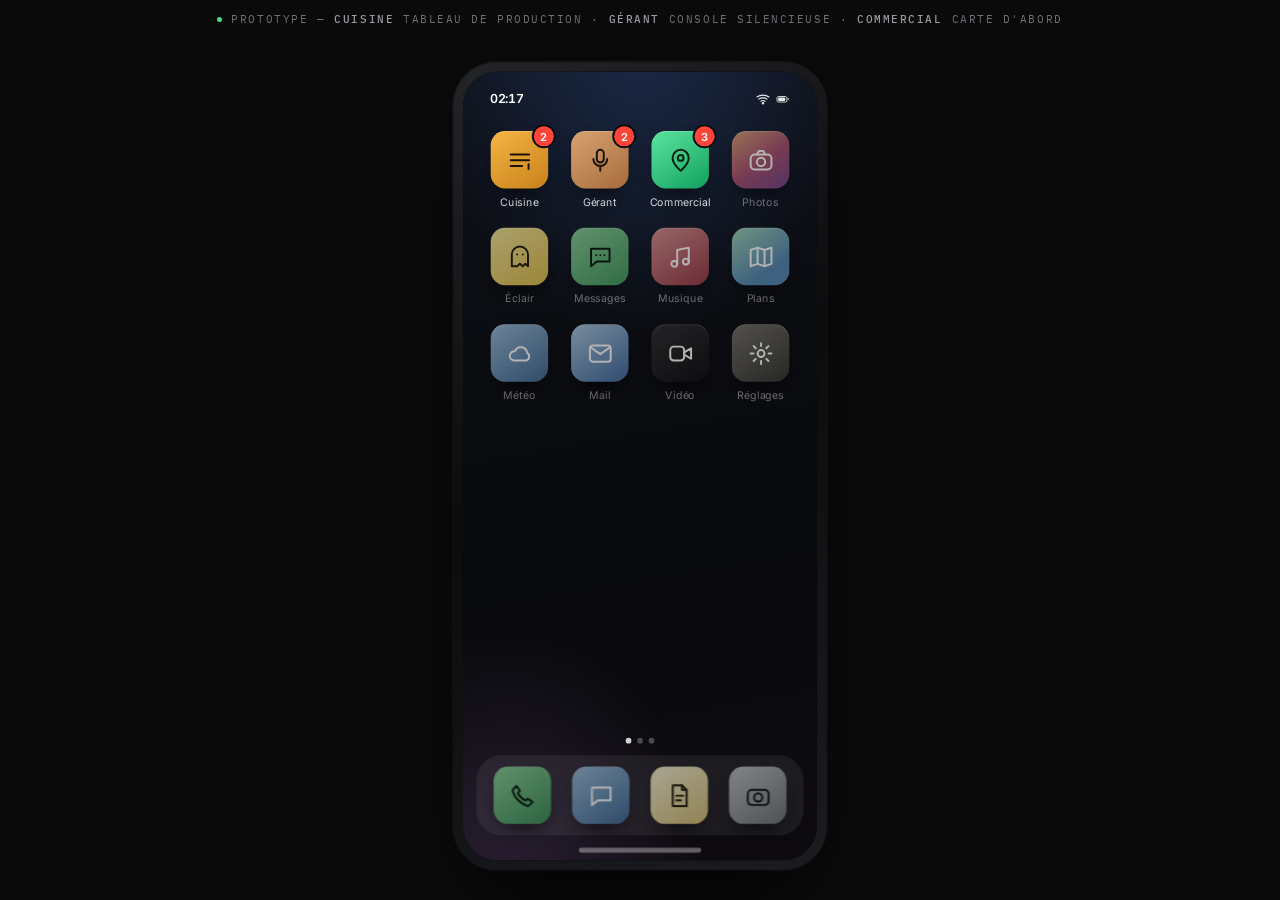
<file: index.html>
<!doctype html>
<html lang="fr">
<head>
<meta charset="utf-8">
<title>Resto IA — prototype</title>
<meta name="viewport" content="width=device-width, initial-scale=1, viewport-fit=cover">
<meta name="theme-color" content="#0A0A0B">
<meta name="color-scheme" content="dark">
<link rel="preconnect" href="https://fonts.googleapis.com">
<link rel="preconnect" href="https://fonts.gstatic.com" crossorigin>
<link rel="stylesheet" href="https://fonts.googleapis.com/css2?family=Archivo:wght@400;500;600;700&family=Archivo+Narrow:wght@500;600;700&family=IBM+Plex+Mono:wght@400;500;600&family=Inter:wght@400;500;600;700&family=Outfit:wght@300;400;500;600&display=swap">
<link rel="stylesheet" href="src/base.css?v=7">
<link rel="icon" href="data:image/svg+xml,<svg xmlns='http://www.w3.org/2000/svg' viewBox='0 0 32 32'><rect width='32' height='32' rx='8' fill='%230B0F14'/><path d='M11 9 9 11c-.6.6-.7 1.5-.4 2.2a16 16 0 0 0 9.4 9.4c.7.3 1.6.2 2.2-.4l2-2-3.3-2.2-1.6 1.2a12 12 0 0 1-5.2-5.2l1.3-1.6z' fill='none' stroke='%23F5B544' stroke-width='1.6'/></svg>">
</head>
<body>

<div class="legend"><i></i> prototype — <b>cuisine</b> tableau de production · <b>gérant</b> console silencieuse · <b>commercial</b> carte d'abord</div>

<div class="device" id="device" data-format="phone">
  <div class="bezel"></div>
  <div class="notch"></div>
  <div class="glass" id="glass">

    <!-- écran d'accueil du téléphone -->
    <div class="home" id="home">
      <div class="hstatus">
        <span data-clock>19:41</span>
        <span class="r">
          <svg viewBox="0 0 24 24" fill="none" stroke="currentColor" stroke-width="1.9" stroke-linecap="round"><path d="M2 8.6c5.4-4.2 14.6-4.2 20 0M5.2 12.2c3.7-2.9 9.9-2.9 13.6 0M8.6 15.8c2-1.5 4.8-1.5 6.8 0"/><circle cx="12" cy="19" r="1.1" fill="currentColor"/></svg>
          <svg viewBox="0 0 26 24" fill="none" stroke="currentColor" stroke-width="1.6"><rect x="2" y="7.5" width="18" height="10" rx="3"/><rect x="4" y="9.5" width="13" height="6" rx="1.5" fill="currentColor" stroke="none"/><path d="M22.4 11v2" stroke-linecap="round"/></svg>
        </span>
      </div>
      <div class="hgrid" id="hgrid"></div>
      <div class="hdots"><i class="on"></i><i></i><i></i></div>
      <div class="hdock" id="hdock"></div>
    </div>

    <!-- les applications s'insèrent ici -->

    <div class="toast" id="toast" role="status"></div>
    <button class="homebar" id="homebar" aria-label="Retour à l'écran d'accueil"><i></i></button>
  </div>
</div>

<script src="src/data.js?v=7"></script>
<script src="src/app.js?v=7"></script>
<script src="src/app-cuisine.js?v=7"></script>
<script src="src/app-gerant.js?v=7"></script>
<script src="src/app-commercial.js?v=7"></script>
<script>RIA.boot();</script>
</body>
</html>
</file>
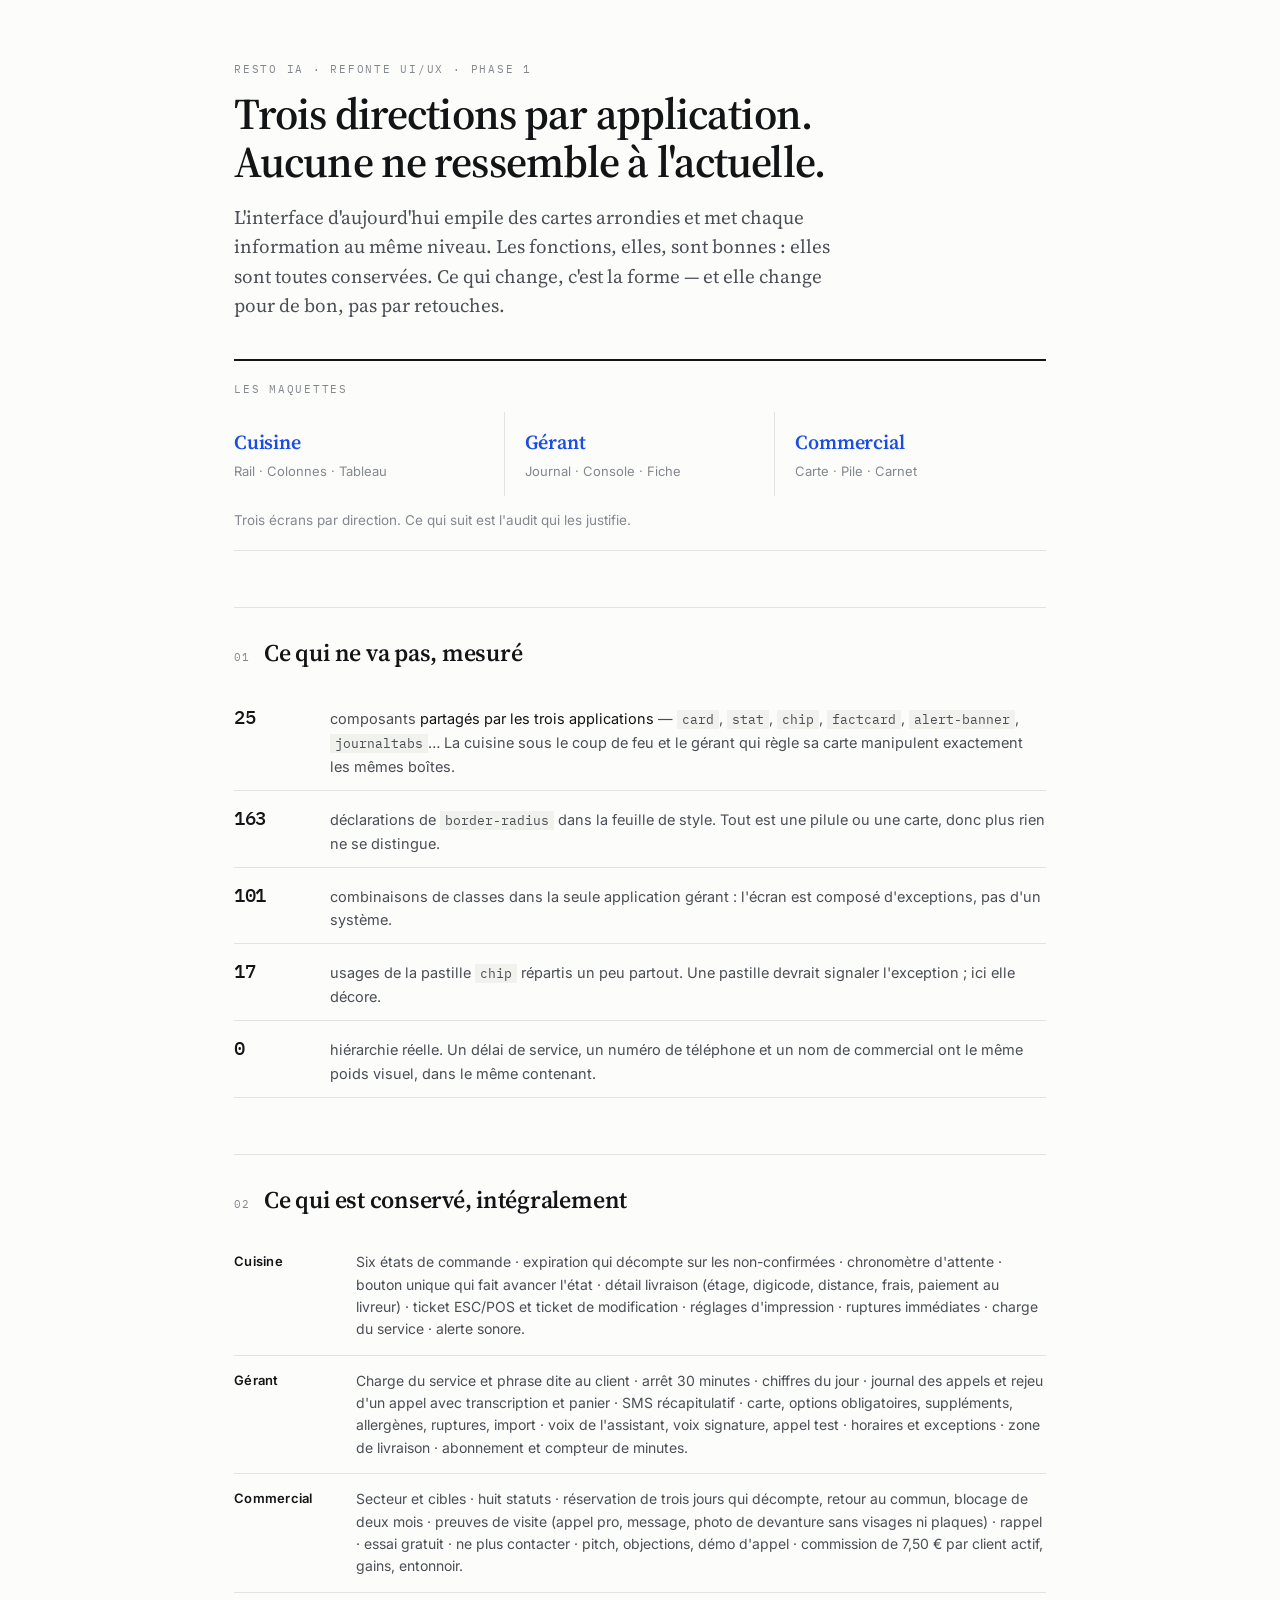
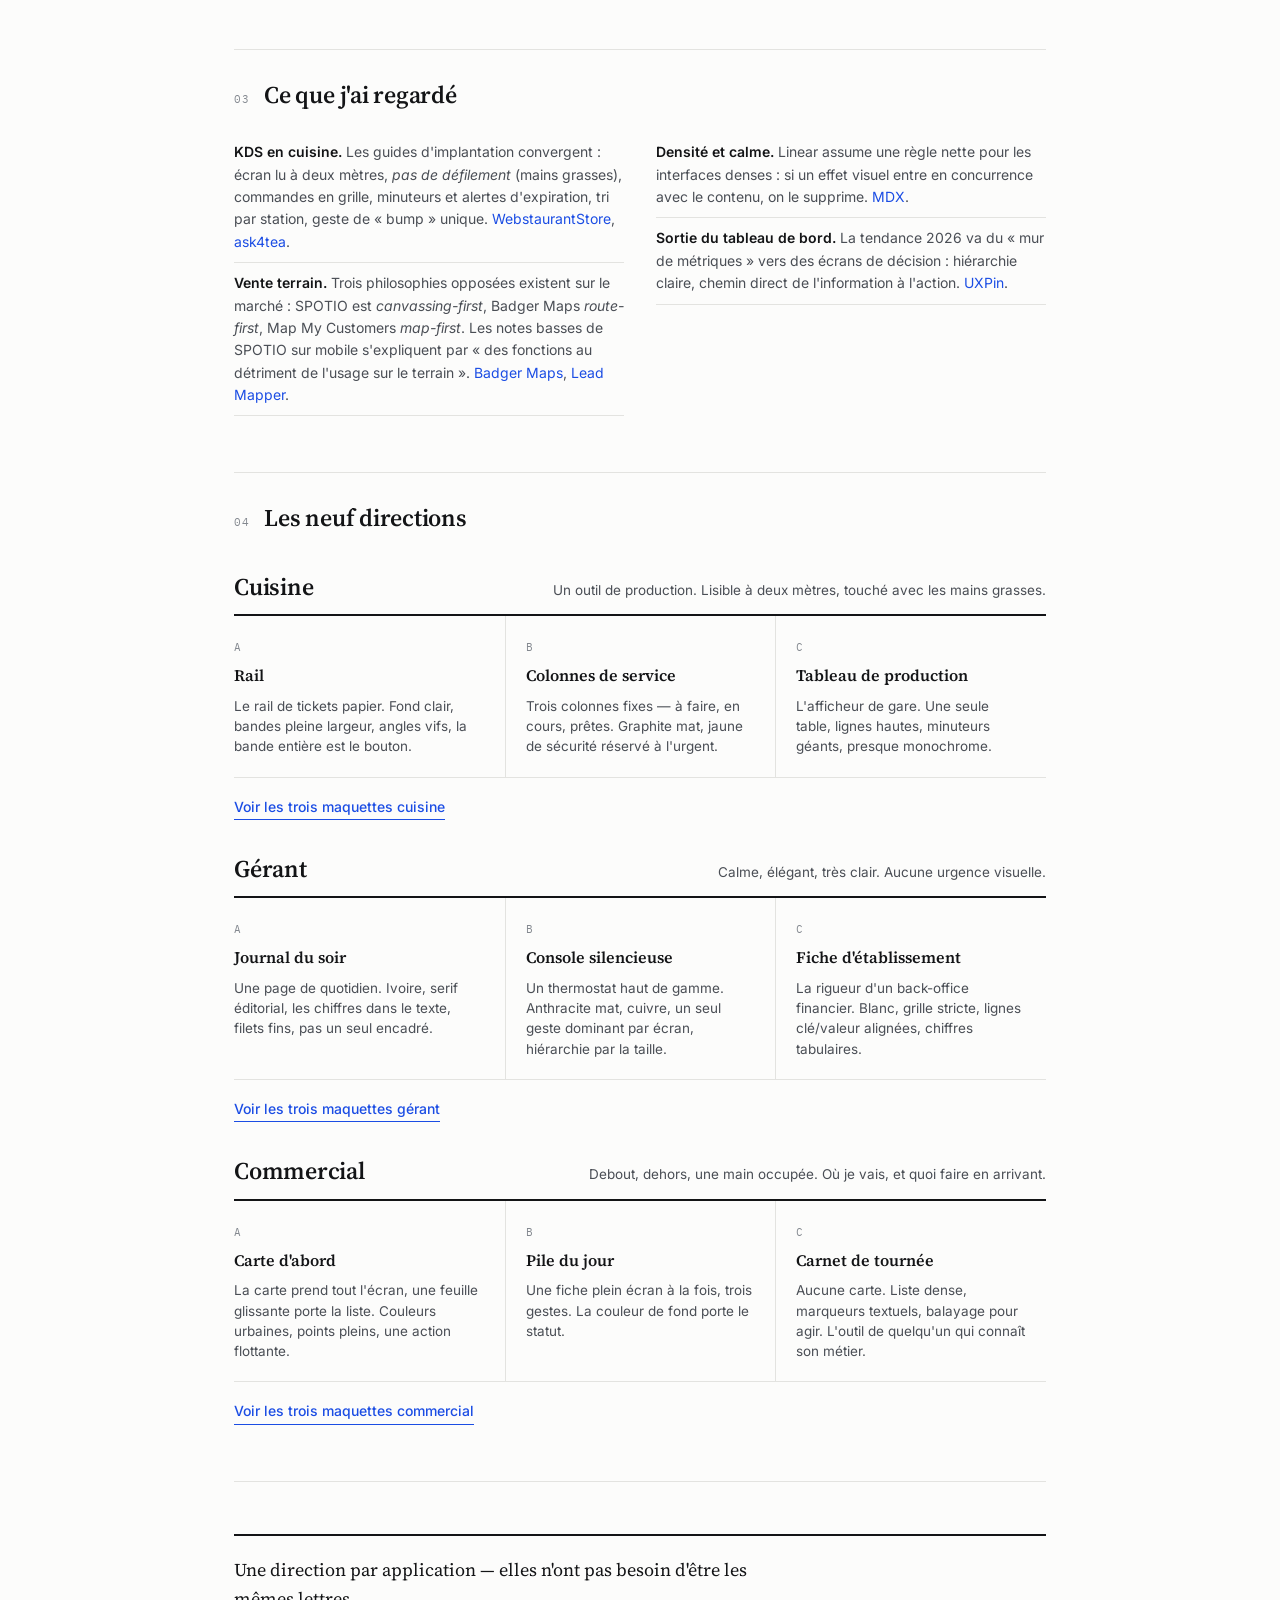
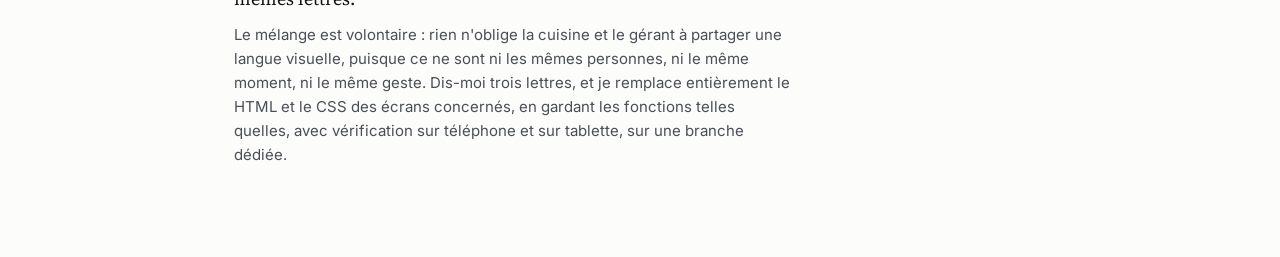
<file: directions/index.html>
<!doctype html>
<html lang="fr">
<head>
<meta charset="utf-8">
<title>Resto IA — refonte UI/UX, phase 1</title>
<meta name="viewport" content="width=device-width, initial-scale=1">
<meta name="color-scheme" content="light">
<link rel="preconnect" href="https://fonts.googleapis.com">
<link rel="preconnect" href="https://fonts.gstatic.com" crossorigin>
<link rel="stylesheet" href="https://fonts.googleapis.com/css2?family=Inter:wght@400;500;600&family=Source+Serif+4:ital,opsz,wght@0,8..60,400;0,8..60,600;1,8..60,400&family=IBM+Plex+Mono:wght@400;500&display=swap">
<style>
:root{
  --paper:#FCFCFB; --ink:#131416; --ink-2:#4A4E55; --ink-3:#83888F;
  --rule:#E3E3E0; --rule-strong:#C9C9C4;
  --accent:#1B4DE4; --bad:#B3261E; --ok:#1B6E4B;
  --serif:'Source Serif 4',Georgia,serif;
  --sans:'Inter',system-ui,sans-serif;
  --mono:'IBM Plex Mono',ui-monospace,monospace;
}
*{box-sizing:border-box}
body{
  margin:0;background:var(--paper);color:var(--ink);
  font-family:var(--sans);font-size:15px;line-height:1.6;
  -webkit-font-smoothing:antialiased;
}
.wrap{max-width:860px;margin:0 auto;padding:56px 24px 90px}
@media(max-width:600px){.wrap{padding:34px 18px 60px}}

.kicker{font-family:var(--mono);font-size:11px;letter-spacing:.16em;text-transform:uppercase;color:var(--ink-3)}
h1{font-family:var(--serif);font-size:clamp(30px,5vw,44px);line-height:1.1;font-weight:600;margin:10px 0 0;letter-spacing:-.02em}
.lede{font-family:var(--serif);font-size:19px;line-height:1.55;color:var(--ink-2);margin:16px 0 0;max-width:62ch}
h2{font-family:var(--serif);font-size:24px;font-weight:600;margin:0;letter-spacing:-.01em}
h3{font-size:15px;font-weight:600;margin:0}
p{margin:0}

section{margin-top:56px;border-top:1px solid var(--rule);padding-top:26px}
.sec-n{display:flex;align-items:baseline;gap:14px;margin-bottom:18px}
.sec-n .num{font-family:var(--mono);font-size:11px;color:var(--ink-3);letter-spacing:.1em}

/* constat : lignes de mesure, pas de tuiles */
.mesure{display:grid;gap:0;margin-top:6px}
.mesure > div{
  display:grid;grid-template-columns:78px minmax(0,1fr);gap:18px;align-items:baseline;
  padding:12px 0;border-bottom:1px solid var(--rule);
}
.mesure b{font-family:var(--mono);font-size:19px;font-weight:500;letter-spacing:-.02em;color:var(--ink)}
.mesure span{color:var(--ink-2);font-size:14.5px}
.mesure em{font-style:normal;color:var(--ink)}

/* conservé */
.garde{display:grid;gap:0;margin-top:4px}
.garde > div{padding:14px 0;border-bottom:1px solid var(--rule);display:grid;grid-template-columns:104px minmax(0,1fr);gap:18px}
.garde h3{font-size:13px;letter-spacing:.02em}
.garde p{font-size:14px;color:var(--ink-2)}

/* références */
.refs{columns:2;column-gap:32px;margin-top:4px}
@media(max-width:600px){.refs{columns:1}}
.refs p{break-inside:avoid;padding:9px 0;border-bottom:1px solid var(--rule);font-size:14px;color:var(--ink-2)}
.refs b{color:var(--ink);font-weight:600}
.refs a{color:var(--accent);text-decoration:none}
.refs a:hover{text-decoration:underline}

/* les neuf directions */
.app-bloc{margin-top:30px}
.app-titre{display:flex;align-items:baseline;justify-content:space-between;gap:16px;border-bottom:2px solid var(--ink);padding-bottom:8px}
.app-titre .but{font-size:13.5px;color:var(--ink-2)}
.dirs{display:grid;grid-template-columns:repeat(3,1fr);gap:0}
@media(max-width:640px){.dirs{grid-template-columns:1fr}}
.dir{padding:18px 20px 20px 0;border-bottom:1px solid var(--rule)}
.dir + .dir{border-left:1px solid var(--rule);padding-left:20px}
@media(max-width:640px){.dir + .dir{border-left:0;padding-left:0}}
.dir .lettre{font-family:var(--mono);font-size:11px;color:var(--ink-3);letter-spacing:.1em}
.dir h3{margin:5px 0 7px;font-size:16px;font-family:var(--serif);font-weight:600}
.dir p{font-size:13.5px;color:var(--ink-2);line-height:1.5}
.voir{
  display:inline-block;margin-top:18px;font-size:14px;font-weight:500;color:var(--accent);
  text-decoration:none;border-bottom:1px solid currentColor;padding-bottom:1px;
}

.decision{margin-top:26px;padding:20px 0 0;border-top:2px solid var(--ink)}
.decision p{max-width:62ch;color:var(--ink-2)}
.decision .q{font-family:var(--serif);font-size:18px;color:var(--ink);margin-bottom:10px}

.acces{margin-top:38px;border-top:2px solid var(--ink);border-bottom:1px solid var(--rule);padding:20px 0 18px}
.acces .kicker{display:block;margin-bottom:14px}
.acces-l{display:grid;grid-template-columns:repeat(3,1fr);gap:0}
@media(max-width:600px){.acces-l{grid-template-columns:1fr}}
.acces-l a{
  display:block;padding:14px 20px 14px 0;text-decoration:none;color:var(--ink);
  border-right:1px solid var(--rule);
}
.acces-l a:last-child{border-right:0}
@media(max-width:600px){
  .acces-l a{border-right:0;border-bottom:1px solid var(--rule);padding:13px 0}
  .acces-l a:last-child{border-bottom:0}
}
.acces-l a + a{padding-left:20px}
@media(max-width:600px){.acces-l a + a{padding-left:0}}
.acces-l b{display:block;font-family:var(--serif);font-size:20px;font-weight:600;color:var(--accent);letter-spacing:-.01em}
.acces-l a:hover b{text-decoration:underline}
.acces-l span{display:block;font-size:13px;color:var(--ink-3);margin-top:3px}
.acces-n{margin-top:14px;font-size:13.5px;color:var(--ink-3)}
code{font-family:var(--mono);font-size:.9em;background:#F1F1EE;padding:1px 5px}
</style>
</head>
<body>
<div class="wrap">

  <span class="kicker">Resto IA · refonte UI/UX · phase 1</span>
  <h1>Trois directions par application.<br>Aucune ne ressemble à l'actuelle.</h1>
  <p class="lede">L'interface d'aujourd'hui empile des cartes arrondies et met chaque information au même niveau. Les fonctions, elles, sont bonnes : elles sont toutes conservées. Ce qui change, c'est la forme — et elle change pour de bon, pas par retouches.</p>


  <div class="acces">
    <span class="kicker">Les maquettes</span>
    <div class="acces-l">
      <a href="cuisine.html"><b>Cuisine</b><span>Rail · Colonnes · Tableau</span></a>
      <a href="gerant.html"><b>Gérant</b><span>Journal · Console · Fiche</span></a>
      <a href="commercial.html"><b>Commercial</b><span>Carte · Pile · Carnet</span></a>
    </div>
    <p class="acces-n">Trois écrans par direction. Ce qui suit est l'audit qui les justifie.</p>
  </div>

  <!-- ------------------------------------------------------------- -->
  <section>
    <div class="sec-n"><span class="num">01</span><h2>Ce qui ne va pas, mesuré</h2></div>
    <div class="mesure">
      <div><b>25</b><span>composants <em>partagés par les trois applications</em> — <code>card</code>, <code>stat</code>, <code>chip</code>, <code>factcard</code>, <code>alert-banner</code>, <code>journaltabs</code>… La cuisine sous le coup de feu et le gérant qui règle sa carte manipulent exactement les mêmes boîtes.</span></div>
      <div><b>163</b><span>déclarations de <code>border-radius</code> dans la feuille de style. Tout est une pilule ou une carte, donc plus rien ne se distingue.</span></div>
      <div><b>101</b><span>combinaisons de classes dans la seule application gérant : l'écran est composé d'exceptions, pas d'un système.</span></div>
      <div><b>17</b><span>usages de la pastille <code>chip</code> répartis un peu partout. Une pastille devrait signaler l'exception&nbsp;; ici elle décore.</span></div>
      <div><b>0</b><span>hiérarchie réelle. Un délai de service, un numéro de téléphone et un nom de commercial ont le même poids visuel, dans le même contenant.</span></div>
    </div>
  </section>

  <!-- ------------------------------------------------------------- -->
  <section>
    <div class="sec-n"><span class="num">02</span><h2>Ce qui est conservé, intégralement</h2></div>
    <div class="garde">
      <div>
        <h3>Cuisine</h3>
        <p>Six états de commande · expiration qui décompte sur les non-confirmées · chronomètre d'attente · bouton unique qui fait avancer l'état · détail livraison (étage, digicode, distance, frais, paiement au livreur) · ticket ESC/POS et ticket de modification · réglages d'impression · ruptures immédiates · charge du service · alerte sonore.</p>
      </div>
      <div>
        <h3>Gérant</h3>
        <p>Charge du service et phrase dite au client · arrêt 30 minutes · chiffres du jour · journal des appels et rejeu d'un appel avec transcription et panier · SMS récapitulatif · carte, options obligatoires, suppléments, allergènes, ruptures, import · voix de l'assistant, voix signature, appel test · horaires et exceptions · zone de livraison · abonnement et compteur de minutes.</p>
      </div>
      <div>
        <h3>Commercial</h3>
        <p>Secteur et cibles · huit statuts · réservation de trois jours qui décompte, retour au commun, blocage de deux mois · preuves de visite (appel pro, message, photo de devanture sans visages ni plaques) · rappel · essai gratuit · ne plus contacter · pitch, objections, démo d'appel · commission de 7,50 € par client actif, gains, entonnoir.</p>
      </div>
    </div>
  </section>

  <!-- ------------------------------------------------------------- -->
  <section>
    <div class="sec-n"><span class="num">03</span><h2>Ce que j'ai regardé</h2></div>
    <div class="refs">
      <p><b>KDS en cuisine.</b> Les guides d'implantation convergent : écran lu à deux mètres, <em>pas de défilement</em> (mains grasses), commandes en grille, minuteurs et alertes d'expiration, tri par station, geste de « bump » unique. <a href="https://www.webstaurantstore.com/article/1002/kitchen-display-systems.html">WebstaurantStore</a>, <a href="https://ask4tea.com/insights/kitchen-display-system-best-practices">ask4tea</a>.</p>
      <p><b>Vente terrain.</b> Trois philosophies opposées existent sur le marché : SPOTIO est <em>canvassing-first</em>, Badger Maps <em>route-first</em>, Map My Customers <em>map-first</em>. Les notes basses de SPOTIO sur mobile s'expliquent par « des fonctions au détriment de l'usage sur le terrain ». <a href="https://www.badgermapping.com/compare/spotio-vs-badger-maps/">Badger Maps</a>, <a href="https://lead-mapper.com/blog/best-field-sales-software">Lead Mapper</a>.</p>
      <p><b>Densité et calme.</b> Linear assume une règle nette pour les interfaces denses : si un effet visuel entre en concurrence avec le contenu, on le supprime. <a href="https://mdx.so/blog/ui-ux-design-trends-2026-whats-actually-changing">MDX</a>.</p>
      <p><b>Sortie du tableau de bord.</b> La tendance 2026 va du « mur de métriques » vers des écrans de décision : hiérarchie claire, chemin direct de l'information à l'action. <a href="https://www.uxpin.com/studio/blog/ui-ux-design-trends/">UXPin</a>.</p>
    </div>
  </section>

  <!-- ------------------------------------------------------------- -->
  <section>
    <div class="sec-n"><span class="num">04</span><h2>Les neuf directions</h2></div>

    <div class="app-bloc">
      <div class="app-titre"><h2>Cuisine</h2><span class="but">Un outil de production. Lisible à deux mètres, touché avec les mains grasses.</span></div>
      <div class="dirs">
        <div class="dir"><span class="lettre">A</span><h3>Rail</h3><p>Le rail de tickets papier. Fond clair, bandes pleine largeur, angles vifs, la bande entière est le bouton.</p></div>
        <div class="dir"><span class="lettre">B</span><h3>Colonnes de service</h3><p>Trois colonnes fixes — à faire, en cours, prêtes. Graphite mat, jaune de sécurité réservé à l'urgent.</p></div>
        <div class="dir"><span class="lettre">C</span><h3>Tableau de production</h3><p>L'afficheur de gare. Une seule table, lignes hautes, minuteurs géants, presque monochrome.</p></div>
      </div>
      <a class="voir" href="cuisine.html">Voir les trois maquettes cuisine</a>
    </div>

    <div class="app-bloc">
      <div class="app-titre"><h2>Gérant</h2><span class="but">Calme, élégant, très clair. Aucune urgence visuelle.</span></div>
      <div class="dirs">
        <div class="dir"><span class="lettre">A</span><h3>Journal du soir</h3><p>Une page de quotidien. Ivoire, serif éditorial, les chiffres dans le texte, filets fins, pas un seul encadré.</p></div>
        <div class="dir"><span class="lettre">B</span><h3>Console silencieuse</h3><p>Un thermostat haut de gamme. Anthracite mat, cuivre, un seul geste dominant par écran, hiérarchie par la taille.</p></div>
        <div class="dir"><span class="lettre">C</span><h3>Fiche d'établissement</h3><p>La rigueur d'un back-office financier. Blanc, grille stricte, lignes clé/valeur alignées, chiffres tabulaires.</p></div>
      </div>
      <a class="voir" href="gerant.html">Voir les trois maquettes gérant</a>
    </div>

    <div class="app-bloc">
      <div class="app-titre"><h2>Commercial</h2><span class="but">Debout, dehors, une main occupée. Où je vais, et quoi faire en arrivant.</span></div>
      <div class="dirs">
        <div class="dir"><span class="lettre">A</span><h3>Carte d'abord</h3><p>La carte prend tout l'écran, une feuille glissante porte la liste. Couleurs urbaines, points pleins, une action flottante.</p></div>
        <div class="dir"><span class="lettre">B</span><h3>Pile du jour</h3><p>Une fiche plein écran à la fois, trois gestes. La couleur de fond porte le statut.</p></div>
        <div class="dir"><span class="lettre">C</span><h3>Carnet de tournée</h3><p>Aucune carte. Liste dense, marqueurs textuels, balayage pour agir. L'outil de quelqu'un qui connaît son métier.</p></div>
      </div>
      <a class="voir" href="commercial.html">Voir les trois maquettes commercial</a>
    </div>
  </section>

  <!-- ------------------------------------------------------------- -->
  <section>
    <div class="decision">
      <p class="q">Une direction par application — elles n'ont pas besoin d'être les mêmes lettres.</p>
      <p>Le mélange est volontaire : rien n'oblige la cuisine et le gérant à partager une langue visuelle, puisque ce ne sont ni les mêmes personnes, ni le même moment, ni le même geste. Dis-moi trois lettres, et je remplace entièrement le HTML et le CSS des écrans concernés, en gardant les fonctions telles quelles, avec vérification sur téléphone et sur tablette, sur une branche dédiée.</p>
    </div>
  </section>

</div>
</body>
</html>
</file>
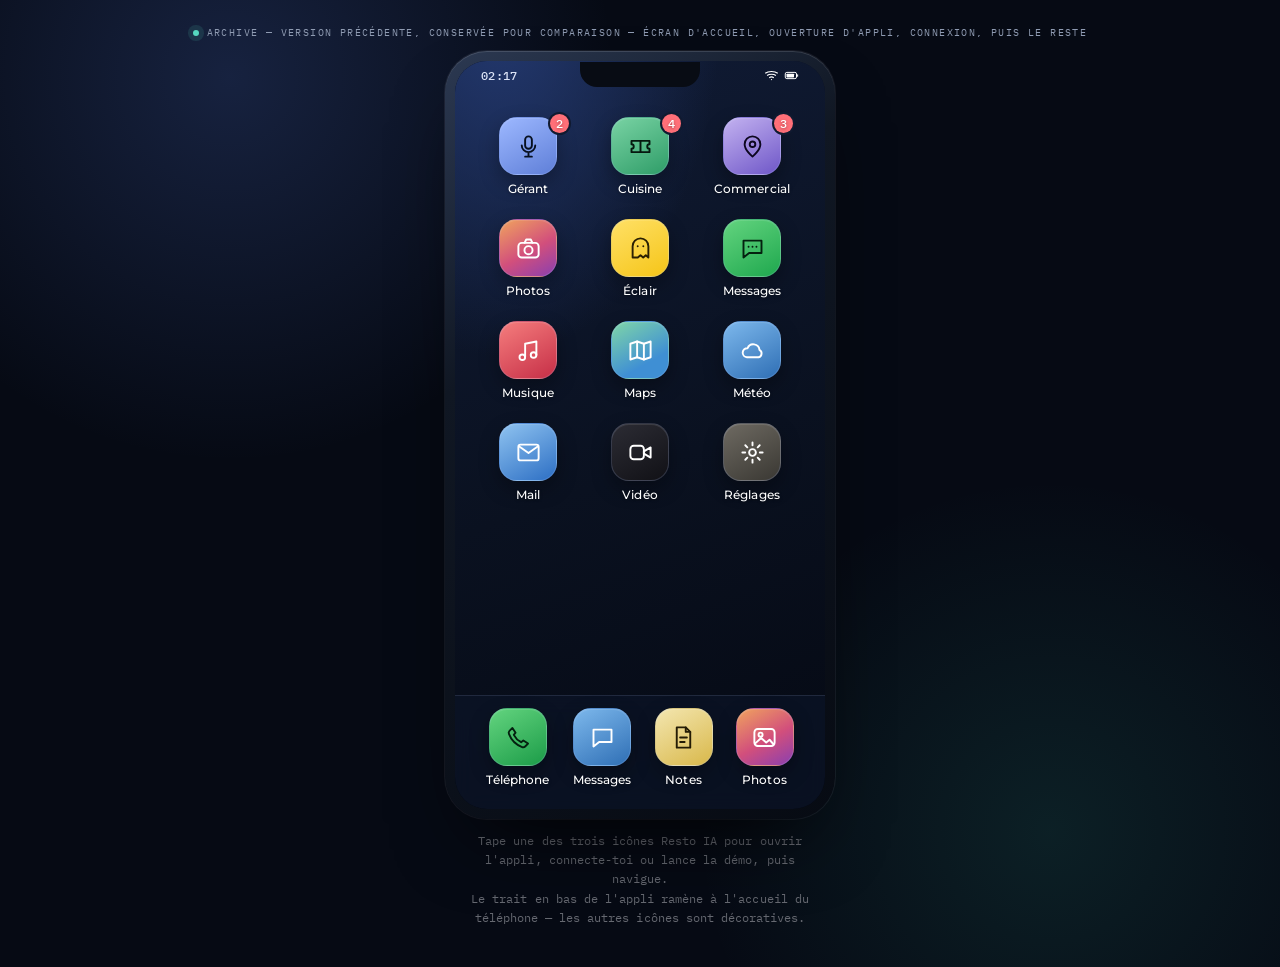
<file: v1/index.html>
<!doctype html>
<html lang="fr">
<head>
<meta charset="utf-8">
<title>Resto IA — version précédente (archive)</title>
<meta name="viewport" content="width=device-width, initial-scale=1, viewport-fit=cover">
<meta name="theme-color" content="#0A1020">
<meta name="mobile-web-app-capable" content="yes">
<meta name="apple-mobile-web-app-capable" content="yes">
<meta name="apple-mobile-web-app-status-bar-style" content="black-translucent">
<meta name="apple-mobile-web-app-title" content="Resto IA">
<link rel="preconnect" href="https://fonts.googleapis.com">
<link rel="preconnect" href="https://fonts.gstatic.com" crossorigin>
<link rel="stylesheet" href="https://fonts.googleapis.com/css2?family=Playfair+Display:ital,wght@0,500;0,600;1,500&family=Montserrat:wght@300;400;500;600&family=IBM+Plex+Mono:wght@400;500&family=Petit+Formal+Script&display=swap">
<link rel="stylesheet" href="src/theme.css?v=6">
<link rel="stylesheet" href="src/skin.css?v=6">
<link rel="icon" href="data:image/svg+xml,<svg xmlns='http://www.w3.org/2000/svg' viewBox='0 0 32 32'><rect width='32' height='32' rx='8' fill='%230a1020'/><path d='M11 9 9 11c-.6.6-.7 1.5-.4 2.2a16 16 0 0 0 9.4 9.4c.7.3 1.6.2 2.2-.4l2-2-3.3-2.2-1.6 1.2a12 12 0 0 1-5.2-5.2l1.3-1.6z' fill='none' stroke='%237ea2ff' stroke-width='1.6'/></svg>">
</head>
<body>

<div class="caption"><span class="dot"></span> archive — version précédente, conservée pour comparaison — écran d'accueil, ouverture d'appli, connexion, puis le reste</div>

<div class="device">
  <div class="notch"></div>
  <div class="viewport" id="viewport">
    <div class="home" id="home">
      <div class="statusbar"><span class="time" data-clock></span>
        <span class="icons">
          <svg viewBox="0 0 24 24" fill="none" stroke="#fff" stroke-width="1.8"><path d="M2 8.5c5-4 15-4 20 0M5 12c3.5-2.7 10.5-2.7 14 0M8.3 15.5c2-1.4 5.4-1.4 7.4 0"/><circle cx="12" cy="18.5" r="1" fill="#fff" stroke="none"/></svg>
          <svg viewBox="0 0 24 24" fill="#fff" stroke="none"><rect x="2" y="7" width="18" height="10" rx="2.5" stroke="#fff" stroke-width="1.6" fill="none"/><rect x="4" y="9" width="12" height="6" rx="1"/><rect x="21" y="10" width="1.6" height="4" rx="0.8"/></svg>
        </span>
      </div>
      <div class="iconsgrid" id="iconsgrid"></div>
      <div class="dock" id="dock"></div>
    </div>
    <div class="screen" id="appwrap">
      <div class="statusbar"><span class="time" data-clock></span>
        <span class="icons">
          <svg viewBox="0 0 24 24" fill="none" stroke="currentColor" stroke-width="1.8"><path d="M2 8.5c5-4 15-4 20 0M5 12c3.5-2.7 10.5-2.7 14 0M8.3 15.5c2-1.4 5.4-1.4 7.4 0"/><circle cx="12" cy="18.5" r="1" fill="currentColor" stroke="none"/></svg>
          <svg viewBox="0 0 24 24" fill="currentColor" stroke="none"><rect x="2" y="7" width="18" height="10" rx="2.5" stroke="currentColor" stroke-width="1.6" fill="none"/><rect x="4" y="9" width="12" height="6" rx="1"/><rect x="21" y="10" width="1.6" height="4" rx="0.8"/></svg>
        </span>
      </div>
      <div class="content" id="content"></div>
      <button class="histBtn" id="histBtn" hidden aria-label="Historique"><svg viewBox="0 0 24 24" fill="none" stroke-width="1.8"><rect x="3" y="4" width="18" height="16" rx="3"/><path d="M9 4v16"/></svg></button>
      <div class="actionbar" id="actionbar" hidden></div>
      <div class="navbar" id="navbar" hidden></div>
      <button class="homeind" id="homeind" aria-label="Retour à l'accueil du téléphone"></button>
    </div>
    <div class="toast" id="toast"></div>
  </div>
</div>

<footer>Tape une des trois icônes Resto IA pour ouvrir l'appli, connecte-toi ou lance la démo, puis navigue.<br>Le trait en bas de l'appli ramène à l'accueil du téléphone — les autres icônes sont décoratives.</footer>

<script src="src/data.js?v=6"></script>
<script src="src/app.js?v=6"></script>
<script src="src/app-gerant.js?v=6"></script>
<script src="src/app-cuisine.js?v=6"></script>
<script src="src/app-commercial.js?v=6"></script>
<script>RIA.boot();</script>
</body>
</html>
</file>
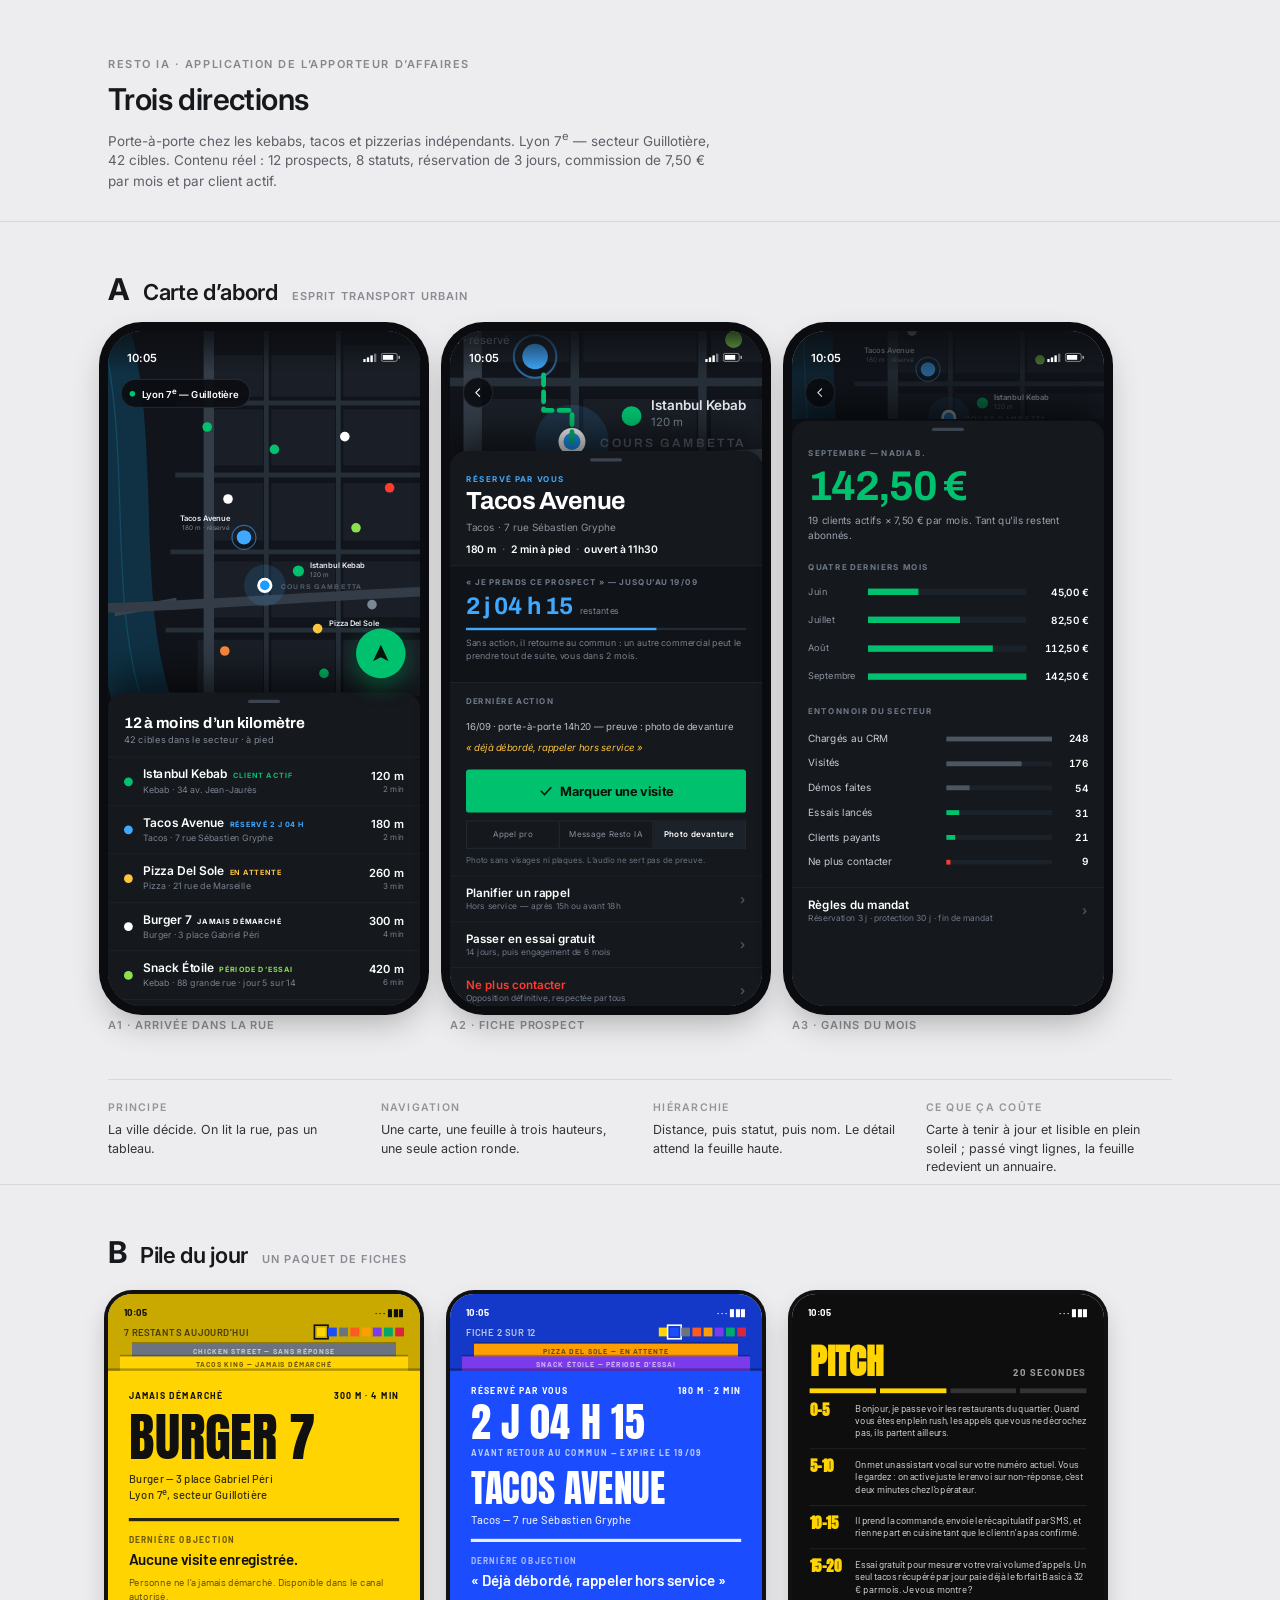
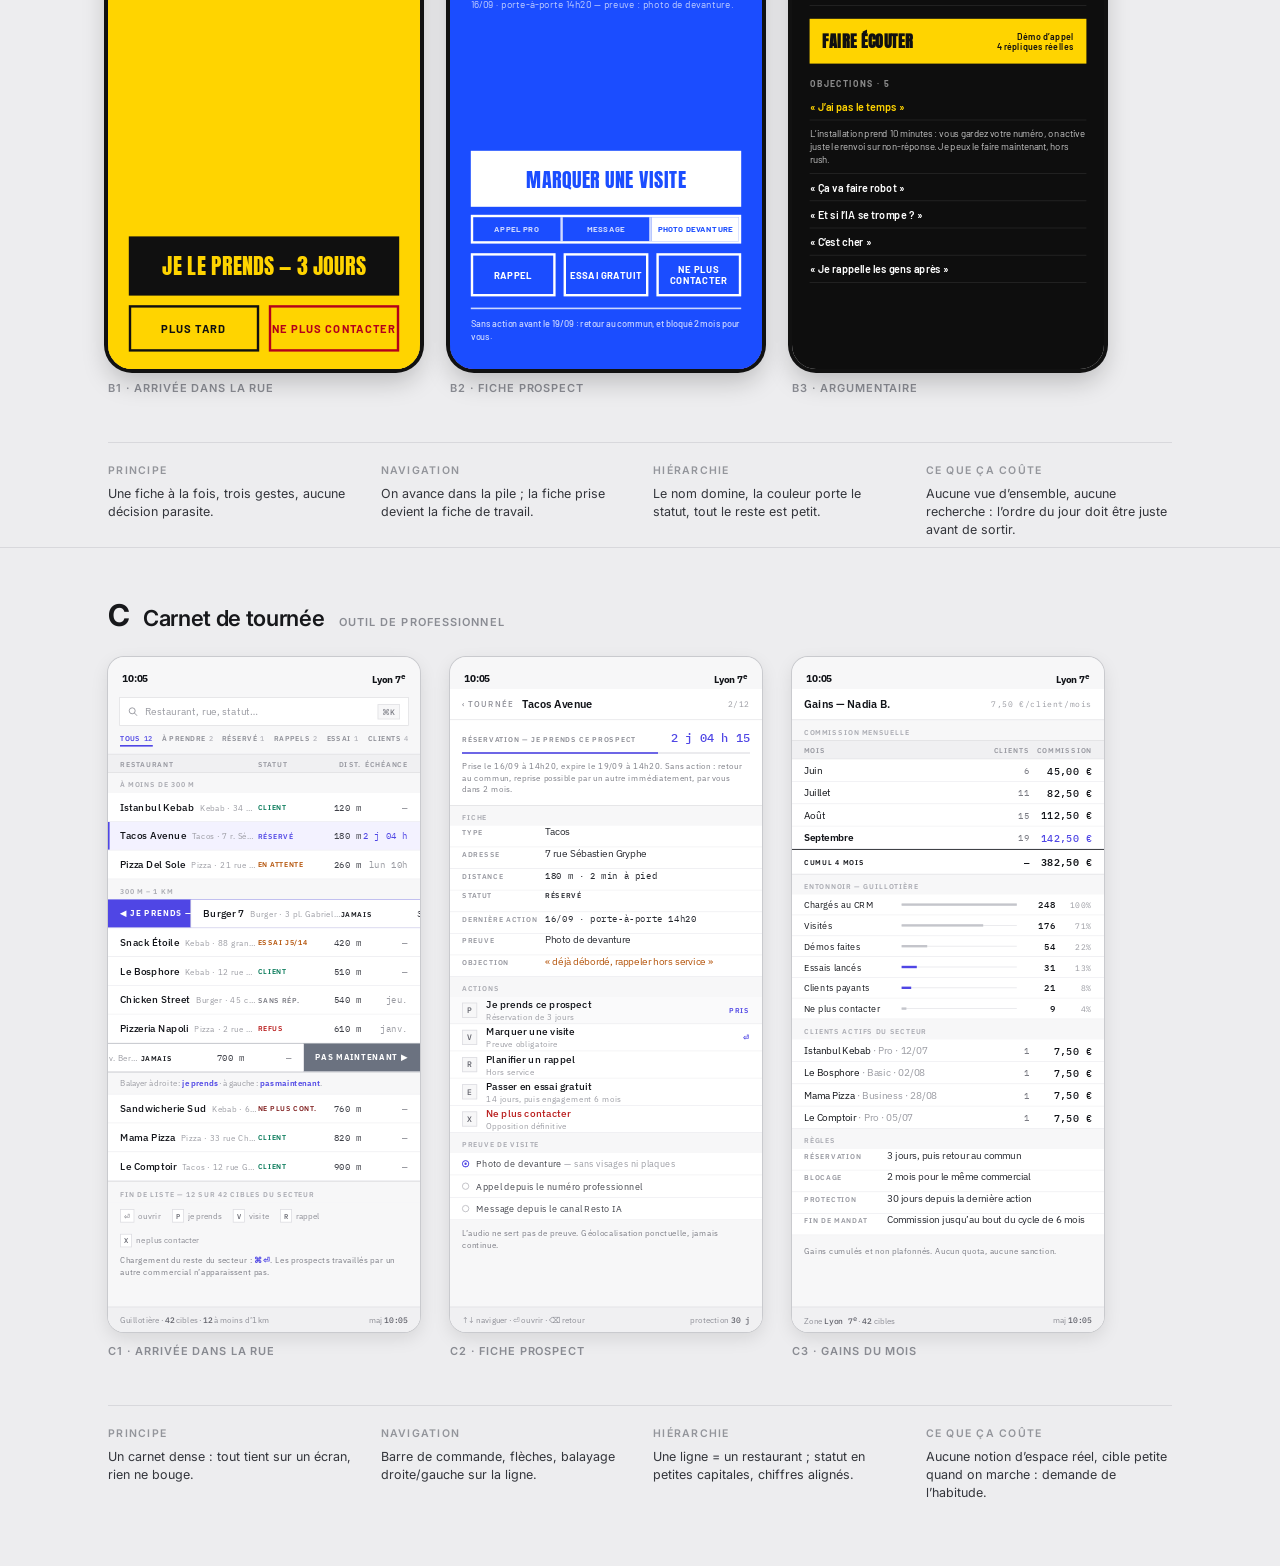
<file: directions/commercial.html>
<!DOCTYPE html>
<html lang="fr">
<head>
<meta charset="utf-8">
<meta name="viewport" content="width=device-width, initial-scale=1">
<title>Resto IA — Application commercial · trois directions</title>
<link rel="preconnect" href="https://fonts.googleapis.com">
<link rel="preconnect" href="https://fonts.gstatic.com" crossorigin>
<link href="https://fonts.googleapis.com/css2?family=Anton&family=Archivo:wght@500;600;700&family=Barlow:wght@400;500;600;700&family=IBM+Plex+Mono:wght@400;500;600&family=IBM+Plex+Sans:wght@400;500;600;700&family=Inter:wght@400;500;600;700&display=swap" rel="stylesheet">
<style>
/* =====================================================================
   PLANCHE — chrome sobre. Ne doit rien voler aux maquettes.
   ===================================================================== */
*{box-sizing:border-box}
html,body{margin:0;padding:0}
body{
  background:#EDEDEF;color:#17181B;
  font:400 14px/1.5 Inter,system-ui,sans-serif;
  -webkit-font-smoothing:antialiased;
}
.wrap{max-width:1120px;margin:0 auto;padding:0 28px}

.board{padding:56px 0 30px;border-bottom:1px solid #D8D8DC}
.kicker{margin:0 0 10px;font-size:11px;letter-spacing:.14em;text-transform:uppercase;color:#85878E;font-weight:600}
.board h1{margin:0;font:600 30px/1.1 Inter,sans-serif;letter-spacing:-.02em}
.board .sub{margin:12px 0 0;max-width:620px;color:#5D6068;font-size:13.5px}

.dir{padding:52px 0 8px;border-bottom:1px solid #D8D8DC}
.dir:last-of-type{border-bottom:0;padding-bottom:64px}
.dirhead{display:flex;align-items:baseline;gap:14px;flex-wrap:wrap;margin-bottom:26px}
.letter{font:700 30px/1 Inter,sans-serif;letter-spacing:-.03em;color:#17181B}
.dirhead h2{margin:0;font:600 22px/1.15 Inter,sans-serif;letter-spacing:-.015em}
.tag{font-size:11px;letter-spacing:.1em;text-transform:uppercase;color:#8A8C93;font-weight:600}

.stage{display:flex;flex-wrap:wrap;gap:30px;align-items:flex-start}
.shot{--s:.80}
.fr{width:calc(390px * var(--s));height:calc(844px * var(--s));position:relative;overflow:hidden}
.screen{width:390px;height:844px;position:relative;overflow:hidden;
  transform:scale(var(--s));transform-origin:0 0}
.cap{margin-top:11px;font-size:11px;letter-spacing:.08em;text-transform:uppercase;color:#8A8C93;font-weight:600}

/* châssis, skinnés différemment par direction */
.dA .fr{border-radius:34px;box-shadow:0 0 0 9px #0A0C0F,0 14px 34px rgba(0,0,0,.30)}
.dA .screen{border-radius:26px}
.dB .fr{border-radius:24px;box-shadow:0 0 0 4px #111111,0 12px 26px rgba(0,0,0,.22)}
.dB .screen{border-radius:20px}
.dC .fr{border-radius:16px;box-shadow:0 0 0 1px #C9CACE,0 6px 18px rgba(0,0,0,.10)}
.dC .screen{border-radius:15px}

.notes{display:grid;grid-template-columns:repeat(4,1fr);gap:0 26px;margin:34px 0 0;padding:20px 0 0;border-top:1px solid #D8D8DC}
.notes>div{min-width:0}
.notes dt{font-size:10.5px;letter-spacing:.12em;text-transform:uppercase;color:#93959B;font-weight:600;margin-bottom:6px}
.notes dd{margin:0;font-size:12.5px;line-height:1.45;color:#33353B}

@media(max-width:1140px){.shot{--s:.68}}
@media(max-width:980px){.shot{--s:.56}.notes{grid-template-columns:repeat(2,1fr);gap:18px 26px}}
@media(max-width:840px){.shot{--s:.70}.stage{gap:24px}}
@media(max-width:700px){.shot{--s:.58}}
@media(max-width:560px){.wrap{padding:0 18px}.shot{--s:.80}.notes{grid-template-columns:1fr}}
@media(max-width:430px){.shot{--s:.74}}

/* =====================================================================
   DIRECTION A — « CARTE D’ABORD »
   Asphalte, blanc, vert signalétique, rouge d’opposition.
   ===================================================================== */
.aScr{background:#11141A;font-family:Inter,sans-serif;color:#fff}
.aMap{position:absolute;inset:0}
.aMap svg{display:block}

.aStat{position:absolute;top:0;left:0;right:0;height:52px;display:flex;align-items:center;
  justify-content:space-between;padding:14px 24px 0;z-index:6;
  background:linear-gradient(#0B0D11cc,#0B0D1100)}
.aStat b{font:600 14px Inter,sans-serif;letter-spacing:.01em}
.aStat .sg{display:flex;gap:5px;align-items:center}
.aZone{position:absolute;top:60px;left:16px;z-index:6;display:flex;align-items:center;gap:8px;
  background:#0B0D11e6;border:1px solid #2A313A;padding:8px 13px 8px 10px;border-radius:999px}
.aZone i{width:7px;height:7px;border-radius:50%;background:#00C26E;display:block}
.aZone span{font:600 12px Inter,sans-serif;letter-spacing:.01em}
.aBack{position:absolute;top:58px;left:16px;z-index:7;width:38px;height:38px;border-radius:50%;
  background:#0B0D11e6;border:1px solid #2A313A;display:flex;align-items:center;justify-content:center}

.aFab{position:absolute;right:18px;width:62px;height:62px;border-radius:50%;background:#00C26E;
  z-index:8;display:flex;align-items:center;justify-content:center;
  box-shadow:0 10px 26px rgba(0,194,110,.38),0 2px 6px rgba(0,0,0,.5)}

.aSheet{position:absolute;left:0;right:0;bottom:0;background:#15181D;
  border-radius:20px 20px 0 0;box-shadow:0 -20px 46px rgba(0,0,0,.6);overflow:hidden;z-index:7}
.aGrab{width:40px;height:4px;border-radius:3px;background:#3B434E;margin:9px auto 0}
.aHd{padding:14px 20px 12px}
.aHd h3{margin:0;font:700 19px Archivo,Inter,sans-serif;letter-spacing:-.01em}
.aHd p{margin:3px 0 0;font-size:11.5px;color:#7F8894;letter-spacing:.02em}

.aRow{display:flex;align-items:center;gap:13px;padding:11px 20px;border-top:1px solid #1E232A}
.aDot{width:11px;height:11px;border-radius:50%;flex:none}
.aRow .n{flex:1;min-width:0}
.aRow .n b{display:block;font:600 15px Inter,sans-serif;letter-spacing:-.01em;white-space:nowrap;overflow:hidden;text-overflow:ellipsis}
.aRow .n em{font-style:normal;font-size:9px;letter-spacing:.11em;text-transform:uppercase;font-weight:700;margin-left:7px}
.aRow .n span{display:block;font-size:11px;color:#79828E;margin-top:2px;white-space:nowrap;overflow:hidden;text-overflow:ellipsis}
.aRow .d{text-align:right;flex:none}
.aRow .d b{display:block;font:600 14px Inter,sans-serif}
.aRow .d span{display:block;font-size:10px;color:#79828E;margin-top:1px}

.s-jamais{color:#FFFFFF}   .bg-jamais{background:#FFFFFF}
.s-reserve{color:#3FA9FF}  .bg-reserve{background:#3FA9FF}
.s-sansrep{color:#7C8794}  .bg-sansrep{background:#7C8794}
.s-refus{color:#FF8A3D}    .bg-refus{background:#FF8A3D}
.s-attente{color:#FFC53D}  .bg-attente{background:#FFC53D}
.s-essai{color:#8BE04E}    .bg-essai{background:#8BE04E}
.s-client{color:#00C26E}   .bg-client{background:#00C26E}
.s-stop{color:#FF3B30}     .bg-stop{background:#FF3B30}

.aTitle{padding:16px 20px 0}
.aTitle .st{font:700 10px Inter,sans-serif;letter-spacing:.16em;text-transform:uppercase}
.aTitle h2{margin:7px 0 0;font:700 31px/1.02 Archivo,Inter,sans-serif;letter-spacing:-.025em}
.aTitle p{margin:7px 0 0;font-size:12.5px;color:#8B939E}
.aTitle .km{margin:9px 0 0;font:600 13px Inter,sans-serif;color:#fff}
.aTitle .km i{font-style:normal;color:#5E6773;margin:0 7px}

.aResa{margin-top:13px;padding:13px 20px 14px;background:#101318;
  border-top:1px solid #222831;border-bottom:1px solid #222831}
.aResa .lb{font-size:10px;letter-spacing:.12em;text-transform:uppercase;color:#6F7987;font-weight:700}
.aResa .cd{margin-top:6px;display:flex;align-items:baseline;gap:9px}
.aResa .cd b{font:700 30px Archivo,Inter,sans-serif;letter-spacing:-.02em;color:#3FA9FF}
.aResa .cd span{font-size:11px;color:#7C8593}
.aBar{height:3px;background:#222A33;margin-top:11px}
.aBar i{display:block;height:3px;background:#3FA9FF;width:68%}
.aResa .ft{margin-top:9px;font-size:11px;line-height:1.4;color:#79828E}

.aLog{padding:11px 20px 2px}
.aLog .lb{font-size:10px;letter-spacing:.12em;text-transform:uppercase;color:#6F7987;font-weight:700;margin-bottom:8px}
.aLog div{display:flex;gap:10px;font-size:12px;color:#B7BEC7;padding:4px 0}
.aLog div em{font-style:normal;color:#6B7480}
.aLog .q{color:#FFC53D;font-style:italic}

.aAct{padding:12px 20px 0}
.aCta{height:54px;background:#00C26E;color:#08130D;border-radius:4px;display:flex;align-items:center;
  justify-content:center;gap:9px;font:700 16px Inter,sans-serif;letter-spacing:-.01em}
.aProof{display:flex;gap:0;margin-top:10px;border:1px solid #262D36}
.aProof span{flex:1;text-align:center;padding:9px 2px;font-size:10px;letter-spacing:.04em;color:#8A929D;
  border-right:1px solid #262D36}
.aProof span:last-child{border-right:0}
.aProof span.on{background:#1C222A;color:#fff;font-weight:600}
.aNote{margin-top:7px;font-size:10px;color:#69727E;letter-spacing:.01em}

.aLink{display:flex;align-items:center;justify-content:space-between;padding:12px 20px;
  border-top:1px solid #1E232A;font:600 14.5px Inter,sans-serif}
.aLink small{display:block;font-weight:400;font-size:10.5px;color:#6F7987;margin-top:2px}
.aLink.dng{color:#FF3B30}
.aChev{color:#4C5663;font-size:16px}

.aBig{padding:20px 20px 4px}
.aBig .lb{font-size:10px;letter-spacing:.14em;text-transform:uppercase;color:#6F7987;font-weight:700}
.aBig .v{font:700 52px/1 Archivo,Inter,sans-serif;letter-spacing:-.035em;margin-top:8px;color:#00C26E}
.aBig .u{margin-top:8px;font-size:12.5px;color:#9AA2AD}
.aMonth{display:flex;align-items:center;gap:11px;padding:9px 20px}
.aMonth .m{width:64px;font-size:11.5px;color:#8B939E}
.aMonth .t{flex:1;height:8px;background:#1C222A}
.aMonth .t i{display:block;height:8px;background:#00C26E}
.aMonth .v{width:66px;text-align:right;font:600 12.5px Inter,sans-serif;font-variant-numeric:tabular-nums}
.aSec{padding:18px 20px 6px;font-size:10px;letter-spacing:.14em;text-transform:uppercase;color:#6F7987;font-weight:700}
.aFun{padding:6px 20px}
.aFun div{display:flex;align-items:center;gap:11px;padding:6px 0}
.aFun .f{flex:1;font-size:12.5px;color:#C4CBD4}
.aFun .t{width:132px;height:6px;background:#1C222A}
.aFun .t i{display:block;height:6px;background:#4C5663}
.aFun .t i.g{background:#00C26E}
.aFun .t i.r{background:#FF3B30}
.aFun .n{width:34px;text-align:right;font:600 12.5px Inter,sans-serif;font-variant-numeric:tabular-nums}

/* =====================================================================
   DIRECTION B — « PILE DU JOUR »
   Aplats pleins, display large, trois gestes.
   ===================================================================== */
.bScr{font-family:Barlow,system-ui,sans-serif;overflow:hidden}
.bTop{position:absolute;top:0;left:0;right:0;height:34px;display:flex;align-items:center;
  justify-content:space-between;padding:11px 20px 0;z-index:9;font:600 12px Barlow,sans-serif}
.bCount{position:absolute;top:40px;left:20px;right:20px;z-index:9;display:flex;align-items:center;
  justify-content:space-between}
.bCount b{font:600 12px Barlow,sans-serif;letter-spacing:.06em;text-transform:uppercase;opacity:.72}
.bKeys{display:flex;gap:3px;align-items:center}
.bKeys i{width:11px;height:11px;display:block}
.bKeys i.on{outline:2px solid currentColor;outline-offset:2px}

.bPeek2{position:absolute;left:30px;right:30px;top:62px;bottom:0;
  box-shadow:0 -2px 0 rgba(0,0,0,.28)}
.bPeek{position:absolute;left:15px;right:15px;top:78px;bottom:0;
  box-shadow:0 -2px 0 rgba(0,0,0,.28)}
.bPeekN{position:absolute;top:4px;left:0;right:0;text-align:center;
  font:700 9px Barlow,sans-serif;letter-spacing:.14em;text-transform:uppercase;opacity:.62}
.bCard{position:absolute;left:0;right:0;top:96px;bottom:0;padding:24px 26px 22px;
  display:flex;flex-direction:column;box-shadow:0 -3px 0 rgba(0,0,0,.3)}

.bSt{display:flex;justify-content:space-between;align-items:baseline;
  font:700 11px Barlow,sans-serif;letter-spacing:.14em;text-transform:uppercase}
.bName{font-family:Anton,Impact,sans-serif;font-weight:400;line-height:.9;letter-spacing:.004em;
  text-transform:uppercase;margin:16px 0 0}
.bMeta{margin:14px 0 0;font:500 14px Barlow,sans-serif;letter-spacing:.01em;opacity:.85}
.bRule{height:4px;margin:20px 0 0;background:currentColor;opacity:.9}
.bLab{margin:16px 0 0;font:700 10.5px Barlow,sans-serif;letter-spacing:.16em;text-transform:uppercase;opacity:.62}
.bQuote{margin:7px 0 0;font:600 19px/1.22 Barlow,sans-serif;letter-spacing:-.01em}
.bSub{margin:9px 0 0;font:400 12.5px/1.35 Barlow,sans-serif;opacity:.72}
.bGrow{flex:1}

.bGo{height:74px;display:flex;align-items:center;justify-content:center;
  font-family:Anton,Impact,sans-serif;font-size:27px;letter-spacing:.02em;text-transform:uppercase}
.bPair{display:flex;gap:12px;margin-top:12px}
.bPair div{flex:1;height:58px;display:flex;align-items:center;justify-content:center;
  font:700 14px Barlow,sans-serif;letter-spacing:.09em;text-transform:uppercase;border:3px solid currentColor}

.bCd{font-family:Anton,Impact,sans-serif;font-size:50px;line-height:.92;letter-spacing:.01em;margin:10px 0 0}
.bCdL{font:700 10.5px Barlow,sans-serif;letter-spacing:.16em;text-transform:uppercase;opacity:.7;margin-top:8px}
.bWhite{height:70px;background:#fff;color:#1B4DFF;display:flex;align-items:center;justify-content:center;
  font-family:Anton,Impact,sans-serif;font-size:25px;letter-spacing:.02em;text-transform:uppercase}
.bSeg{display:flex;margin-top:10px;border:3px solid #fff}
.bSeg span{flex:1;text-align:center;padding:9px 2px;font:700 10px Barlow,sans-serif;letter-spacing:.05em;
  text-transform:uppercase;border-right:3px solid #fff;opacity:.8}
.bSeg span:last-child{border-right:0}
.bSeg span.on{background:#fff;color:#1B4DFF;opacity:1}
.bTrio{display:flex;gap:10px;margin-top:12px}
.bTrio div{flex:1;height:54px;display:flex;align-items:center;justify-content:center;text-align:center;
  font:700 12px/1.15 Barlow,sans-serif;letter-spacing:.07em;text-transform:uppercase;border:3px solid #fff}
.bFoot{margin-top:14px;font:500 11.5px/1.35 Barlow,sans-serif;opacity:.78;
  border-top:2px solid currentColor;padding-top:10px}

.bPitchHd{display:flex;align-items:flex-end;justify-content:space-between}
.bPitchHd h2{margin:0;font-family:Anton,Impact,sans-serif;font-size:44px;line-height:.9;
  letter-spacing:.01em;text-transform:uppercase;color:#FFD400}
.bPitchHd span{font:700 12px Barlow,sans-serif;letter-spacing:.14em;text-transform:uppercase;color:#fff;opacity:.6}
.bSegs{display:flex;gap:5px;margin-top:14px}
.bSegs i{flex:1;height:6px;background:#FFD400;display:block}
.bSegs i.off{background:#333}
.bStep{display:flex;gap:13px;padding:11px 0;border-bottom:1px solid #262626}
.bStep b{font-family:Anton,Impact,sans-serif;font-size:19px;color:#FFD400;width:44px;flex:none;line-height:1.1}
.bStep p{margin:0;font:400 12px/1.32 Barlow,sans-serif;color:#E6E6E6}
.bDemo{margin-top:16px;background:#FFD400;color:#101010;padding:13px 16px;display:flex;
  align-items:center;justify-content:space-between}
.bDemo b{font-family:Anton,Impact,sans-serif;font-size:20px;letter-spacing:.02em;text-transform:uppercase}
.bDemo span{font:600 11px Barlow,sans-serif;letter-spacing:.04em;text-align:right;line-height:1.2}
.bObjL{margin:18px 0 6px;font:700 11px Barlow,sans-serif;letter-spacing:.16em;text-transform:uppercase;color:#8A8A8A}
.bObj{padding:8px 0;border-bottom:1px solid #262626;font:600 13.5px Barlow,sans-serif;color:#fff}
.bObj.open{color:#FFD400}
.bAns{padding:8px 0 10px;font:400 12px/1.34 Barlow,sans-serif;color:#C9C9C9;border-bottom:1px solid #262626}

/* =====================================================================
   DIRECTION C — « CARNET DE TOURNÉE »
   Gris très clair, indigo, lignes serrées, chiffres tabulaires.
   ===================================================================== */
.cScr{background:#F7F7F8;color:#111318;font-family:"IBM Plex Sans",system-ui,sans-serif}
.cStat{height:40px;display:flex;align-items:center;justify-content:space-between;padding:12px 18px 0;
  font:600 12px "IBM Plex Sans",sans-serif;color:#111318}
.cCmd{padding:10px 14px 0}
.cField{display:flex;align-items:center;gap:9px;background:#fff;border:1px solid #E1E1E4;height:36px;padding:0 10px}
.cField svg{flex:none}
.cField span{flex:1;font-size:12.5px;color:#9A9BA2}
.cField kbd{font:500 10px "IBM Plex Mono",monospace;color:#7B7C84;border:1px solid #E1E1E4;
  padding:2px 5px;background:#F7F7F8}
.cFilt{display:flex;gap:11px;padding:10px 15px 9px;overflow:hidden;white-space:nowrap}
.cFilt span{font:600 9px "IBM Plex Sans",sans-serif;letter-spacing:.08em;text-transform:uppercase;color:#8C8D95}
.cFilt span b{font-family:"IBM Plex Mono",monospace;font-weight:500;color:#B2B3BA;margin-left:4px}
.cFilt span.on{color:#4F46E5;border-bottom:2px solid #4F46E5;padding-bottom:3px}
.cFilt span.on b{color:#4F46E5}

.cHead{display:flex;align-items:center;padding:0 15px;height:24px;background:#F0F0F2;
  border-top:1px solid #E1E1E4;border-bottom:1px solid #E1E1E4;
  font:600 8.5px "IBM Plex Sans",sans-serif;letter-spacing:.13em;text-transform:uppercase;color:#96979F}
.cGrp{padding:9px 15px 5px;font:600 8.5px "IBM Plex Sans",sans-serif;letter-spacing:.13em;
  text-transform:uppercase;color:#A9AAB1;background:#F7F7F8}
.cLine{display:flex;align-items:center;padding:0 15px;height:36px;background:#fff;
  border-bottom:1px solid #EDEDF0;position:relative}
.cN{flex:1;min-width:0;display:flex;align-items:baseline;gap:7px;overflow:hidden}
.cN b{font:500 12.5px "IBM Plex Sans",sans-serif;white-space:nowrap}
.cN i{font-style:normal;font-size:10.5px;color:#9A9BA2;white-space:nowrap;overflow:hidden;text-overflow:ellipsis}
.cS{width:84px;flex:none;font:600 8.5px "IBM Plex Sans",sans-serif;letter-spacing:.1em;text-transform:uppercase}
.cD{width:46px;flex:none;text-align:right;font:400 11px "IBM Plex Mono",monospace;color:#40424A;
  font-variant-numeric:tabular-nums}
.cR{width:58px;flex:none;text-align:right;font:400 11px "IBM Plex Mono",monospace;color:#9A9BA2;
  font-variant-numeric:tabular-nums}
.cLine.sel{background:#F3F2FF;box-shadow:inset 2px 0 0 #4F46E5}

.c-client{color:#047857} .c-reserve{color:#4F46E5} .c-essai{color:#B45309}
.c-attente{color:#B45309} .c-sansrep{color:#7B7C84} .c-refus{color:#B91C1C}
.c-jamais{color:#111318} .c-stop{color:#7F1D1D}

.cSwipe{position:relative;height:36px;border-bottom:1px solid #EDEDF0;overflow:hidden;background:#4F46E5}
.cSwipe .rev{position:absolute;inset:0;display:flex;align-items:center;padding:0 15px;
  font:700 9.5px "IBM Plex Sans",sans-serif;letter-spacing:.13em;text-transform:uppercase;color:#fff}
.cSwipe .cLine{position:absolute;inset:0;transform:translateX(104px);border-bottom:0;
  box-shadow:-1px 0 0 #DDDDE2}
.cSwipe.left{background:#6B7280}
.cSwipe.left .rev{justify-content:flex-end}
.cSwipe.left .cLine{transform:translateX(-146px);box-shadow:1px 0 0 #DDDDE2}
.cHint{padding:7px 15px;font:400 10px "IBM Plex Sans",sans-serif;color:#9A9BA2;background:#F7F7F8;
  border-bottom:1px solid #EDEDF0}
.cHint em{font-style:normal;color:#4F46E5;font-weight:600}

.cFoot{position:absolute;left:0;right:0;bottom:0;height:32px;display:flex;align-items:center;
  justify-content:space-between;padding:0 15px;background:#F0F0F2;border-top:1px solid #E1E1E4;
  font:400 10px "IBM Plex Sans",sans-serif;color:#8C8D95}
.cFoot b{font-family:"IBM Plex Mono",monospace;font-weight:500;color:#5F6069}

.cBar{display:flex;align-items:center;gap:10px;padding:10px 15px;background:#fff;border-bottom:1px solid #E1E1E4}
.cBar .bk{font:500 10.5px "IBM Plex Sans",sans-serif;letter-spacing:.09em;text-transform:uppercase;color:#8C8D95}
.cBar .ttl{flex:1;font:600 14px "IBM Plex Sans",sans-serif}
.cBar .idx{font:400 10.5px "IBM Plex Mono",monospace;color:#9A9BA2}

.cResa{padding:12px 15px;background:#fff;border-bottom:1px solid #E1E1E4}
.cResa .top{display:flex;align-items:baseline;justify-content:space-between}
.cResa .lb{font:600 8.5px "IBM Plex Sans",sans-serif;letter-spacing:.13em;text-transform:uppercase;color:#8C8D95}
.cResa .val{font:500 15px "IBM Plex Mono",monospace;color:#4F46E5;font-variant-numeric:tabular-nums}
.cTrack{height:2px;background:#E7E7EA;margin-top:9px}
.cTrack i{display:block;height:2px;background:#4F46E5;width:68%}
.cCap{margin:8px 0 0;font:400 10.5px/1.4 "IBM Plex Sans",sans-serif;color:#7B7C84}

.cKv{display:flex;align-items:baseline;padding:0 15px;height:27px;background:#fff;border-bottom:1px solid #EDEDF0}
.cKv .k{width:104px;flex:none;font:600 8.5px "IBM Plex Sans",sans-serif;letter-spacing:.13em;
  text-transform:uppercase;color:#96979F}
.cKv .v{flex:1;font:400 12px "IBM Plex Sans",sans-serif;color:#26282F}
.cKv .v.mono{font-family:"IBM Plex Mono",monospace;font-size:11.5px;font-variant-numeric:tabular-nums}
.cKv .v.q{color:#B45309}
.cSec{padding:9px 15px 5px;font:600 8.5px "IBM Plex Sans",sans-serif;letter-spacing:.13em;
  text-transform:uppercase;color:#A9AAB1}
.cAct{display:flex;align-items:center;gap:11px;padding:0 15px;height:34px;background:#fff;
  border-bottom:1px solid #EDEDF0}
.cKey{width:19px;height:19px;flex:none;border:1px solid #DDDDE2;background:#F7F7F8;
  font:500 10px/17px "IBM Plex Mono",monospace;text-align:center;color:#5F6069}
.cAct .t{flex:1;font:500 12.5px "IBM Plex Sans",sans-serif}
.cAct .t small{display:block;font-weight:400;font-size:10.5px;color:#9A9BA2;margin-top:1px}
.cAct .st{font:600 8.5px "IBM Plex Sans",sans-serif;letter-spacing:.13em;text-transform:uppercase;color:#4F46E5}
.cAct.dng .t{color:#B91C1C}
.cAct.dis{background:#FAFAFB}
.cRad{display:flex;align-items:center;gap:9px;padding:0 15px;height:28px;background:#fff;border-bottom:1px solid #EDEDF0}
.cRad i{width:9px;height:9px;border-radius:50%;border:1px solid #B6B7BD;flex:none}
.cRad i.on{border-color:#4F46E5;background:#4F46E5;box-shadow:inset 0 0 0 2px #fff}
.cRad span{font:400 11.5px "IBM Plex Sans",sans-serif;color:#40424A}
.cRad span em{font-style:normal;color:#9A9BA2}

.cTot{display:flex;align-items:center;padding:0 15px;height:32px;background:#fff;
  border-top:1px solid #111318;border-bottom:1px solid #E1E1E4}
.cTot .k{flex:1;font:600 9px "IBM Plex Sans",sans-serif;letter-spacing:.13em;text-transform:uppercase}
.cTot .c{width:60px;text-align:right;font:500 11.5px "IBM Plex Mono",monospace}
.cTot .m{width:78px;text-align:right;font:600 13px "IBM Plex Mono",monospace;font-variant-numeric:tabular-nums}
.cG{display:flex;align-items:center;padding:0 15px;height:28px;background:#fff;border-bottom:1px solid #EDEDF0}
.cG .k{flex:1;font:400 12px "IBM Plex Sans",sans-serif}
.cG .c{width:60px;text-align:right;font:400 11.5px "IBM Plex Mono",monospace;color:#7B7C84;font-variant-numeric:tabular-nums}
.cG .m{width:78px;text-align:right;font:500 12.5px "IBM Plex Mono",monospace;font-variant-numeric:tabular-nums}
.cF{display:flex;align-items:center;gap:10px;padding:0 15px;height:26px;background:#fff;border-bottom:1px solid #EDEDF0}
.cF .k{width:112px;flex:none;font:400 11.5px "IBM Plex Sans",sans-serif}
.cF .t{flex:1;height:1px;background:#E7E7EA;position:relative}
.cF .t i{position:absolute;left:0;top:-1px;height:3px;background:#4F46E5}
.cF .t i.mut{background:#C4C5CB}
.cF .n{width:38px;text-align:right;font:500 11.5px "IBM Plex Mono",monospace;font-variant-numeric:tabular-nums}
.cF .p{width:36px;text-align:right;font:400 10.5px "IBM Plex Mono",monospace;color:#9A9BA2}
.cEnd{padding:12px 15px;font:400 10.5px/1.45 "IBM Plex Sans",sans-serif;color:#7B7C84}
.cKeysBar{display:flex;gap:14px;padding:8px 15px 0;flex-wrap:wrap}
.cKeysBar span{display:flex;align-items:center;gap:5px;font:400 10px "IBM Plex Sans",sans-serif;color:#8C8D95}
.cKeysBar kbd{font:500 9px "IBM Plex Mono",monospace;color:#5F6069;border:1px solid #DDDDE2;
  background:#fff;padding:2px 4px}
</style>
</head>
<body>

<header class="board">
  <div class="wrap">
    <p class="kicker">Resto IA · application de l’apporteur d’affaires</p>
    <h1>Trois directions</h1>
    <p class="sub">Porte-à-porte chez les kebabs, tacos et pizzerias indépendants. Lyon 7<sup>e</sup> — secteur Guillotière, 42 cibles. Contenu réel : 12 prospects, 8 statuts, réservation de 3 jours, commission de 7,50 € par mois et par client actif.</p>
  </div>
</header>

<!-- ===================================================================
     A — CARTE D’ABORD
     =================================================================== -->
<section class="dir dA">
<div class="wrap">
  <div class="dirhead"><span class="letter">A</span><h2>Carte d’abord</h2><span class="tag">Esprit transport urbain</span></div>

  <svg width="0" height="0" aria-hidden="true" style="position:absolute"><defs>
    <g id="aMapG">
      <rect x="0" y="0" width="390" height="844" fill="#11141A"/>
      <!-- îlots -->
      <g fill="#1A1F27">
        <rect x="132" y="30" width="62" height="52"/><rect x="204" y="30" width="80" height="52"/>
        <rect x="294" y="18" width="96" height="64"/>
        <rect x="132" y="98" width="62" height="70"/><rect x="204" y="98" width="80" height="70"/>
        <rect x="294" y="98" width="96" height="70"/>
        <rect x="128" y="190" width="66" height="72"/><rect x="204" y="190" width="80" height="72"/>
        <rect x="294" y="190" width="96" height="72"/>
        <rect x="120" y="288" width="74" height="70"/><rect x="204" y="288" width="80" height="70"/>
        <rect x="294" y="288" width="96" height="70"/>
        <rect x="112" y="386" width="82" height="70"/><rect x="204" y="386" width="80" height="70"/>
        <rect x="294" y="386" width="96" height="70"/>
        <rect x="104" y="484" width="90" height="70"/><rect x="204" y="484" width="80" height="70"/>
        <rect x="294" y="484" width="96" height="70"/>
        <rect x="96" y="582" width="98" height="70"/><rect x="204" y="582" width="80" height="70"/>
        <rect x="88" y="680" width="106" height="70"/><rect x="204" y="680" width="80" height="70"/>
        <rect x="294" y="680" width="96" height="70"/>
        <rect x="120" y="778" width="74" height="66"/><rect x="204" y="778" width="80" height="66"/>
        <rect x="294" y="778" width="96" height="66"/>
      </g>
      <!-- parc -->
      <rect x="294" y="582" width="96" height="70" fill="#16291D"/>
      <!-- rivière -->
      <path d="M-14,-24 C34,140 -4,318 44,468 C78,574 56,700 92,870" fill="none" stroke="#0F3143" stroke-width="72"/>
      <path d="M-14,-24 C34,140 -4,318 44,468 C78,574 56,700 92,870" fill="none" stroke="#14516C" stroke-width="1.6" opacity=".85"/>
      <!-- pont -->
      <path d="M8,352 L86,338" stroke="#39424E" stroke-width="9"/>
      <!-- rues -->
      <g stroke="#262E38" fill="none">
        <path d="M86,90 H390" stroke-width="6"/>
        <path d="M84,180 H390" stroke-width="6"/>
        <path d="M78,276 H390" stroke-width="6"/>
        <path d="M72,374 H390" stroke-width="6"/>
        <path d="M66,472 H390" stroke-width="6"/>
        <path d="M58,570 H390" stroke-width="6"/>
        <path d="M52,668 H390" stroke-width="6"/>
        <path d="M74,766 H390" stroke-width="6"/>
        <path d="M198,0 V844" stroke-width="6"/>
        <path d="M288,0 V844" stroke-width="6"/>
      </g>
      <!-- avenue principale -->
      <path d="M126,0 V844" stroke="#333C47" stroke-width="13"/>
      <path d="M0,346 C90,344 260,332 390,326" stroke="#333C47" stroke-width="12" fill="none"/>
      <!-- toponymie -->
      <text x="133" y="640" fill="#59626E" font-family="Archivo,Inter,sans-serif" font-size="8.5"
            font-weight="600" letter-spacing="1.6" transform="rotate(-90 133 640)">AV. JEAN-JAURÈS</text>
      <text x="216" y="322" fill="#59626E" font-family="Archivo,Inter,sans-serif" font-size="8.5"
            font-weight="600" letter-spacing="1.6">COURS GAMBETTA</text>
      <text x="40" y="700" fill="#2F6E8C" font-family="Archivo,Inter,sans-serif" font-size="8.5"
            font-weight="600" letter-spacing="1.6" transform="rotate(-78 40 700)">LE RHÔNE</text>
      <text x="304" y="622" fill="#3C6B4C" font-family="Archivo,Inter,sans-serif" font-size="8"
            font-weight="600" letter-spacing="1.4">SQUARE</text>

      <!-- prospects -->
      <circle cx="124" cy="120" r="6" fill="#00C26E"/>
      <circle cx="296" cy="132" r="6" fill="#FFFFFF"/>
      <circle cx="208" cy="148" r="6" fill="#00C26E"/>
      <circle cx="352" cy="196" r="6" fill="#FF3B30"/>
      <circle cx="150" cy="210" r="6" fill="#FFFFFF"/>
      <circle cx="310" cy="246" r="6" fill="#8BE04E"/>
      <circle cx="170" cy="258" r="9" fill="#3FA9FF"/>
      <circle cx="170" cy="258" r="15" fill="none" stroke="#3FA9FF" stroke-width="1.5" opacity=".55"/>
      <circle cx="238" cy="300" r="7" fill="#00C26E"/>
      <circle cx="330" cy="342" r="6" fill="#7C8794"/>
      <circle cx="262" cy="372" r="6" fill="#FFC53D"/>
      <circle cx="146" cy="400" r="6" fill="#FF8A3D"/>
      <circle cx="270" cy="428" r="6" fill="#00C26E"/>

      <!-- position -->
      <circle cx="196" cy="318" r="26" fill="#3FA9FF" opacity=".14"/>
      <circle cx="196" cy="318" r="9.5" fill="#FFFFFF"/>
      <circle cx="196" cy="318" r="6" fill="#1E9BFF"/>

      <!-- étiquettes -->
      <text x="252" y="296" fill="#E7EBF0" font-family="Inter,sans-serif" font-size="9.5" font-weight="600">Istanbul Kebab</text>
      <text x="252" y="307" fill="#7C8794" font-family="Inter,sans-serif" font-size="8">120 m</text>
      <text x="152" y="238" fill="#E7EBF0" font-family="Inter,sans-serif" font-size="9.5" font-weight="600" text-anchor="end">Tacos Avenue</text>
      <text x="152" y="249" fill="#7C8794" font-family="Inter,sans-serif" font-size="8" text-anchor="end">180 m · réservé</text>
      <text x="276" y="369" fill="#E7EBF0" font-family="Inter,sans-serif" font-size="9.5" font-weight="600">Pizza Del Sole</text>
    </g>
  </defs></svg>

  <div class="stage">

    <!-- A1 : arrivée -->
    <div class="shot">
      <div class="fr"><div class="screen aScr">
        <div class="aMap"><svg viewBox="0 0 390 844" width="390" height="844"><use href="#aMapG"/></svg></div>

        <div class="aStat"><b>10:05</b><div class="sg">
          <svg width="17" height="11" viewBox="0 0 17 11"><rect x="0" y="7" width="3" height="4" fill="#fff"/><rect x="4.5" y="5" width="3" height="6" fill="#fff"/><rect x="9" y="2.5" width="3" height="8.5" fill="#fff"/><rect x="13.5" y="0" width="3" height="11" fill="#fff" opacity=".4"/></svg>
          <svg width="25" height="12" viewBox="0 0 25 12"><rect x="0.5" y="1" width="20" height="10" rx="2.5" fill="none" stroke="#fff" opacity=".6"/><rect x="2.5" y="3" width="13" height="6" fill="#fff"/><rect x="22" y="4" width="2" height="4" rx="1" fill="#fff" opacity=".6"/></svg>
        </div></div>

        <div class="aZone"><i></i><span>Lyon 7<sup>e</sup> — Guillotière</span></div>

        <div class="aFab" style="bottom:410px">
          <svg width="26" height="26" viewBox="0 0 24 24"><path d="M12 2 L21 21 L12 16.5 L3 21 Z" fill="#08130D"/></svg>
        </div>

        <div class="aSheet" style="top:452px">
          <div class="aGrab"></div>
          <div class="aHd"><h3>12 à moins d’un kilomètre</h3><p>42 cibles dans le secteur · à pied</p></div>

          <div class="aRow"><i class="aDot bg-client"></i>
            <div class="n"><b>Istanbul Kebab<em class="s-client">Client actif</em></b><span>Kebab · 34 av. Jean-Jaurès</span></div>
            <div class="d"><b>120 m</b><span>2 min</span></div></div>

          <div class="aRow"><i class="aDot bg-reserve"></i>
            <div class="n"><b>Tacos Avenue<em class="s-reserve">Réservé 2 j 04 h</em></b><span>Tacos · 7 rue Sébastien Gryphe</span></div>
            <div class="d"><b>180 m</b><span>2 min</span></div></div>

          <div class="aRow"><i class="aDot bg-attente"></i>
            <div class="n"><b>Pizza Del Sole<em class="s-attente">En attente</em></b><span>Pizza · 21 rue de Marseille</span></div>
            <div class="d"><b>260 m</b><span>3 min</span></div></div>

          <div class="aRow"><i class="aDot bg-jamais"></i>
            <div class="n"><b>Burger 7<em class="s-jamais">Jamais démarché</em></b><span>Burger · 3 place Gabriel Péri</span></div>
            <div class="d"><b>300 m</b><span>4 min</span></div></div>

          <div class="aRow"><i class="aDot bg-essai"></i>
            <div class="n"><b>Snack Étoile<em class="s-essai">Période d’essai</em></b><span>Kebab · 88 grande rue · jour 5 sur 14</span></div>
            <div class="d"><b>420 m</b><span>6 min</span></div></div>

          <div class="aRow"><i class="aDot bg-client"></i>
            <div class="n"><b>Le Bosphore<em class="s-client">Client actif</em></b><span>Kebab · 12 rue Salomon</span></div>
            <div class="d"><b>510 m</b><span>7 min</span></div></div>

          <div class="aRow"><i class="aDot bg-sansrep"></i>
            <div class="n"><b>Chicken Street<em class="s-sansrep">Sans réponse</em></b><span>Burger · 45 cours Gambetta · relance jeudi</span></div>
            <div class="d"><b>540 m</b><span>7 min</span></div></div>

          <div class="aRow"><i class="aDot bg-refus"></i>
            <div class="n"><b>Pizzeria Napoli<em class="s-refus">Refus</em></b><span>Pizza · 2 rue Béchevelin · retour en janvier</span></div>
            <div class="d"><b>610 m</b><span>8 min</span></div></div>

          <div class="aRow"><i class="aDot bg-jamais"></i>
            <div class="n"><b>Tacos King<em class="s-jamais">Jamais démarché</em></b><span>Tacos · 19 av. Berthelot</span></div>
            <div class="d"><b>700 m</b><span>9 min</span></div></div>

          <div class="aRow"><i class="aDot bg-stop"></i>
            <div class="n"><b>Sandwicherie Sud<em class="s-stop">Ne plus contacter</em></b><span>Kebab · 60 rue Pasteur</span></div>
            <div class="d"><b>760 m</b><span>10 min</span></div></div>
        </div>
      </div></div>
      <p class="cap">A1 · arrivée dans la rue</p>
    </div>

    <!-- A2 : fiche -->
    <div class="shot">
      <div class="fr"><div class="screen aScr">
        <div class="aMap" style="height:163px;overflow:hidden">
          <svg viewBox="110 240 220 92" width="390" height="163" preserveAspectRatio="xMidYMid slice"><use href="#aMapG"/></svg>
          <svg viewBox="110 240 220 92" width="390" height="163" preserveAspectRatio="xMidYMid slice" style="position:absolute;top:0;left:0">
            <path d="M196,318 L196,296 L176,296 L176,266" fill="none" stroke="#00C26E" stroke-width="3.4"
                  stroke-linecap="round" stroke-linejoin="round" stroke-dasharray="7 5"/>
          </svg>
        </div>

        <div class="aStat"><b>10:05</b><div class="sg">
          <svg width="17" height="11" viewBox="0 0 17 11"><rect x="0" y="7" width="3" height="4" fill="#fff"/><rect x="4.5" y="5" width="3" height="6" fill="#fff"/><rect x="9" y="2.5" width="3" height="8.5" fill="#fff"/><rect x="13.5" y="0" width="3" height="11" fill="#fff" opacity=".4"/></svg>
          <svg width="25" height="12" viewBox="0 0 25 12"><rect x="0.5" y="1" width="20" height="10" rx="2.5" fill="none" stroke="#fff" opacity=".6"/><rect x="2.5" y="3" width="13" height="6" fill="#fff"/><rect x="22" y="4" width="2" height="4" rx="1" fill="#fff" opacity=".6"/></svg>
        </div></div>
        <div class="aBack"><svg width="16" height="16" viewBox="0 0 24 24"><path d="M15 5 L8 12 L15 19" fill="none" stroke="#fff" stroke-width="2.2" stroke-linecap="round" stroke-linejoin="round"/></svg></div>

        <div class="aSheet" style="top:150px">
          <div class="aGrab"></div>
          <div class="aTitle">
            <div class="st s-reserve">Réservé par vous</div>
            <h2>Tacos Avenue</h2>
            <p>Tacos · 7 rue Sébastien Gryphe</p>
            <div class="km">180 m<i>·</i>2 min à pied<i>·</i>ouvert à 11h30</div>
          </div>

          <div class="aResa">
            <div class="lb">« Je prends ce prospect » — jusqu’au 19/09</div>
            <div class="cd"><b>2 j 04 h 15</b><span>restantes</span></div>
            <div class="aBar"><i></i></div>
            <p class="ft">Sans action, il retourne au commun : un autre commercial peut le prendre tout de suite, vous dans 2 mois.</p>
          </div>

          <div class="aLog">
            <div class="lb">Dernière action</div>
            <div>16/09 · porte-à-porte 14h20 — preuve : photo de devanture</div>
            <div class="q">« déjà débordé, rappeler hors service »</div>
          </div>

          <div class="aAct">
            <div class="aCta">
              <svg width="18" height="18" viewBox="0 0 24 24"><path d="M4 12.5 L9.5 18 L20 6.5" fill="none" stroke="#08130D" stroke-width="2.6" stroke-linecap="round" stroke-linejoin="round"/></svg>
              Marquer une visite
            </div>
            <div class="aProof"><span>Appel pro</span><span>Message Resto IA</span><span class="on">Photo devanture</span></div>
            <p class="aNote">Photo sans visages ni plaques. L’audio ne sert pas de preuve.</p>
          </div>

          <div class="aLink" style="margin-top:12px">
            <div>Planifier un rappel<small>Hors service — après 15h ou avant 18h</small></div><span class="aChev">›</span></div>
          <div class="aLink">
            <div>Passer en essai gratuit<small>14 jours, puis engagement de 6 mois</small></div><span class="aChev">›</span></div>
          <div class="aLink dng">
            <div>Ne plus contacter<small>Opposition définitive, respectée par tous</small></div><span class="aChev">›</span></div>
        </div>
      </div></div>
      <p class="cap">A2 · fiche prospect</p>
    </div>

    <!-- A3 : gains -->
    <div class="shot">
      <div class="fr"><div class="screen aScr">
        <div class="aMap" style="height:118px;overflow:hidden;opacity:.5">
          <svg viewBox="0 210 390 110" width="390" height="110"><use href="#aMapG"/></svg>
        </div>
        <div class="aStat"><b>10:05</b><div class="sg">
          <svg width="17" height="11" viewBox="0 0 17 11"><rect x="0" y="7" width="3" height="4" fill="#fff"/><rect x="4.5" y="5" width="3" height="6" fill="#fff"/><rect x="9" y="2.5" width="3" height="8.5" fill="#fff"/><rect x="13.5" y="0" width="3" height="11" fill="#fff" opacity=".4"/></svg>
          <svg width="25" height="12" viewBox="0 0 25 12"><rect x="0.5" y="1" width="20" height="10" rx="2.5" fill="none" stroke="#fff" opacity=".6"/><rect x="2.5" y="3" width="13" height="6" fill="#fff"/><rect x="22" y="4" width="2" height="4" rx="1" fill="#fff" opacity=".6"/></svg>
        </div></div>
        <div class="aBack"><svg width="16" height="16" viewBox="0 0 24 24"><path d="M15 5 L8 12 L15 19" fill="none" stroke="#fff" stroke-width="2.2" stroke-linecap="round" stroke-linejoin="round"/></svg></div>

        <div class="aSheet" style="top:112px">
          <div class="aGrab"></div>
          <div class="aBig">
            <div class="lb">Septembre — Nadia B.</div>
            <div class="v">142,50 €</div>
            <div class="u">19 clients actifs × 7,50 € par mois. Tant qu’ils restent abonnés.</div>
          </div>

          <div class="aSec">Quatre derniers mois</div>
          <div class="aMonth"><span class="m">Juin</span><span class="t"><i style="width:32%"></i></span><span class="v">45,00 €</span></div>
          <div class="aMonth"><span class="m">Juillet</span><span class="t"><i style="width:58%"></i></span><span class="v">82,50 €</span></div>
          <div class="aMonth"><span class="m">Août</span><span class="t"><i style="width:79%"></i></span><span class="v">112,50 €</span></div>
          <div class="aMonth"><span class="m">Septembre</span><span class="t"><i style="width:100%"></i></span><span class="v">142,50 €</span></div>

          <div class="aSec">Entonnoir du secteur</div>
          <div class="aFun">
            <div><span class="f">Chargés au CRM</span><span class="t"><i style="width:100%"></i></span><span class="n">248</span></div>
            <div><span class="f">Visités</span><span class="t"><i style="width:71%"></i></span><span class="n">176</span></div>
            <div><span class="f">Démos faites</span><span class="t"><i style="width:22%"></i></span><span class="n">54</span></div>
            <div><span class="f">Essais lancés</span><span class="t"><i class="g" style="width:12%"></i></span><span class="n">31</span></div>
            <div><span class="f">Clients payants</span><span class="t"><i class="g" style="width:8%"></i></span><span class="n">21</span></div>
            <div><span class="f">Ne plus contacter</span><span class="t"><i class="r" style="width:4%"></i></span><span class="n">9</span></div>
          </div>

          <div class="aLink" style="margin-top:10px">
            <div>Règles du mandat<small>Réservation 3 j · protection 30 j · fin de mandat</small></div><span class="aChev">›</span></div>
        </div>
      </div></div>
      <p class="cap">A3 · gains du mois</p>
    </div>

  </div>

  <dl class="notes">
    <div><dt>Principe</dt><dd>La ville décide. On lit la rue, pas un tableau.</dd></div>
    <div><dt>Navigation</dt><dd>Une carte, une feuille à trois hauteurs, une seule action ronde.</dd></div>
    <div><dt>Hiérarchie</dt><dd>Distance, puis statut, puis nom. Le détail attend la feuille haute.</dd></div>
    <div><dt>Ce que ça coûte</dt><dd>Carte à tenir à jour et lisible en plein soleil ; passé vingt lignes, la feuille redevient un annuaire.</dd></div>
  </dl>
</div>
</section>

<!-- ===================================================================
     B — PILE DU JOUR
     =================================================================== -->
<section class="dir dB">
<div class="wrap">
  <div class="dirhead"><span class="letter">B</span><h2>Pile du jour</h2><span class="tag">Un paquet de fiches</span></div>

  <div class="stage">

    <!-- B1 : arrivée -->
    <div class="shot">
      <div class="fr"><div class="screen bScr" style="background:#C9A800;color:#101010">
        <div class="bTop"><b>10:05</b><b>· · ·  ▮▮▮</b></div>
        <div class="bCount">
          <b>7 restants aujourd’hui</b>
          <div class="bKeys">
            <i class="on" style="background:#FFD400"></i><i style="background:#1B4DFF"></i><i style="background:#6B7280"></i>
            <i style="background:#FF5A1F"></i><i style="background:#FF9E00"></i><i style="background:#7C3AED"></i>
            <i style="background:#00A968"></i><i style="background:#D7263D"></i>
          </div>
        </div>

        <div class="bPeek2" style="background:#6B7280;color:#fff"><div class="bPeekN">Chicken Street — sans réponse</div></div>
        <div class="bPeek" style="background:#FFD400;color:#101010"><div class="bPeekN">Tacos King — jamais démarché</div></div>

        <div class="bCard" style="background:#FFD400;color:#101010">
          <div class="bSt"><span>Jamais démarché</span><span>300 m · 4 min</span></div>
          <h2 class="bName" style="font-size:66px">Burger 7</h2>
          <p class="bMeta">Burger — 3 place Gabriel Péri<br>Lyon 7<sup>e</sup>, secteur Guillotière</p>
          <div class="bRule"></div>
          <p class="bLab">Dernière objection</p>
          <p class="bQuote">Aucune visite enregistrée.</p>
          <p class="bSub">Personne ne l’a jamais démarché. Disponible dans le canal autorisé.</p>

          <div class="bGrow"></div>

          <div class="bGo" style="background:#101010;color:#FFD400">Je le prends — 3 jours</div>
          <div class="bPair">
            <div>Plus tard</div>
            <div style="color:#B3001B">Ne plus contacter</div>
          </div>
        </div>
      </div></div>
      <p class="cap">B1 · arrivée dans la rue</p>
    </div>

    <!-- B2 : fiche -->
    <div class="shot">
      <div class="fr"><div class="screen bScr" style="background:#1439C9;color:#fff">
        <div class="bTop"><b>10:05</b><b>· · ·  ▮▮▮</b></div>
        <div class="bCount"><b>Fiche 2 sur 12</b>
          <div class="bKeys">
            <i style="background:#FFD400"></i><i class="on" style="background:#1B4DFF"></i><i style="background:#6B7280"></i>
            <i style="background:#FF5A1F"></i><i style="background:#FF9E00"></i><i style="background:#7C3AED"></i>
            <i style="background:#00A968"></i><i style="background:#D7263D"></i>
          </div>
        </div>

        <div class="bPeek2" style="background:#FF9E00;color:#101010"><div class="bPeekN">Pizza Del Sole — en attente</div></div>
        <div class="bPeek" style="background:#7C3AED;color:#fff"><div class="bPeekN">Snack Étoile — période d’essai</div></div>

        <div class="bCard" style="background:#1B4DFF;color:#fff;padding-top:18px">
          <div class="bSt"><span>Réservé par vous</span><span>180 m · 2 min</span></div>
          <div class="bCd">2 J 04 H 15</div>
          <div class="bCdL">avant retour au commun — expire le 19/09</div>
          <h2 class="bName" style="font-size:46px;margin-top:18px">Tacos Avenue</h2>
          <p class="bMeta" style="margin-top:10px">Tacos — 7 rue Sébastien Gryphe</p>
          <div class="bRule" style="margin-top:16px"></div>
          <p class="bLab">Dernière objection</p>
          <p class="bQuote">« Déjà débordé, rappeler hors service »</p>
          <p class="bSub">16/09 · porte-à-porte 14h20 — preuve : photo de devanture.</p>

          <div class="bGrow"></div>

          <div class="bWhite">Marquer une visite</div>
          <div class="bSeg"><span>Appel pro</span><span>Message</span><span class="on">Photo devanture</span></div>
          <div class="bTrio"><div>Rappel</div><div>Essai gratuit</div><div>Ne plus<br>contacter</div></div>
          <p class="bFoot">Sans action avant le 19/09 : retour au commun, et bloqué 2 mois pour vous.</p>
        </div>
      </div></div>
      <p class="cap">B2 · fiche prospect</p>
    </div>

    <!-- B3 : argumentaire -->
    <div class="shot">
      <div class="fr"><div class="screen bScr" style="background:#0E0E0E;color:#fff">
        <div class="bTop" style="color:#fff"><b>10:05</b><b>· · ·  ▮▮▮</b></div>
        <div class="bCard" style="top:44px;padding:20px 22px 18px;box-shadow:none">
          <div class="bPitchHd"><h2>Pitch</h2><span>20 secondes</span></div>
          <div class="bSegs"><i></i><i></i><i class="off"></i><i class="off"></i></div>

          <div class="bStep"><b>0–5</b><p>Bonjour, je passe voir les restaurants du quartier. Quand vous êtes en plein rush, les appels que vous ne décrochez pas, ils partent ailleurs.</p></div>
          <div class="bStep"><b>5–10</b><p>On met un assistant vocal sur votre numéro actuel. Vous le gardez : on active juste le renvoi sur non-réponse, c’est deux minutes chez l’opérateur.</p></div>
          <div class="bStep"><b>10–15</b><p>Il prend la commande, envoie le récapitulatif par SMS, et rien ne part en cuisine tant que le client n’a pas confirmé.</p></div>
          <div class="bStep"><b>15–20</b><p>Essai gratuit pour mesurer votre vrai volume d’appels. Un seul tacos récupéré par jour paie déjà le forfait Basic à 32 € par mois. Je vous montre ?</p></div>

          <div class="bDemo"><b>Faire écouter</b><span>Démo d’appel<br>4 répliques réelles</span></div>

          <p class="bObjL">Objections · 5</p>
          <div class="bObj open">« J’ai pas le temps »</div>
          <div class="bAns">L’installation prend 10 minutes : vous gardez votre numéro, on active juste le renvoi sur non-réponse. Je peux le faire maintenant, hors rush.</div>
          <div class="bObj">« Ça va faire robot »</div>
          <div class="bObj">« Et si l’IA se trompe ? »</div>
          <div class="bObj">« C’est cher »</div>
          <div class="bObj">« Je rappelle les gens après »</div>
        </div>
      </div></div>
      <p class="cap">B3 · argumentaire</p>
    </div>

  </div>

  <dl class="notes">
    <div><dt>Principe</dt><dd>Une fiche à la fois, trois gestes, aucune décision parasite.</dd></div>
    <div><dt>Navigation</dt><dd>On avance dans la pile ; la fiche prise devient la fiche de travail.</dd></div>
    <div><dt>Hiérarchie</dt><dd>Le nom domine, la couleur porte le statut, tout le reste est petit.</dd></div>
    <div><dt>Ce que ça coûte</dt><dd>Aucune vue d’ensemble, aucune recherche : l’ordre du jour doit être juste avant de sortir.</dd></div>
  </dl>
</div>
</section>

<!-- ===================================================================
     C — CARNET DE TOURNÉE
     =================================================================== -->
<section class="dir dC">
<div class="wrap">
  <div class="dirhead"><span class="letter">C</span><h2>Carnet de tournée</h2><span class="tag">Outil de professionnel</span></div>

  <div class="stage">

    <!-- C1 : arrivée -->
    <div class="shot">
      <div class="fr"><div class="screen cScr">
        <div class="cStat"><b>10:05</b><b>Lyon 7<sup>e</sup></b></div>
        <div class="cCmd"><div class="cField">
          <svg width="12" height="12" viewBox="0 0 16 16"><circle cx="7" cy="7" r="5" fill="none" stroke="#9A9BA2" stroke-width="1.6"/><path d="M11 11 L15 15" stroke="#9A9BA2" stroke-width="1.6" stroke-linecap="round"/></svg>
          <span>Restaurant, rue, statut…</span><kbd>⌘K</kbd>
        </div></div>
        <div class="cFilt">
          <span class="on">Tous<b>12</b></span><span>À prendre<b>2</b></span><span>Réservé<b>1</b></span>
          <span>Rappels<b>2</b></span><span>Essai<b>1</b></span><span>Clients<b>4</b></span>
        </div>

        <div class="cHead"><span style="flex:1">Restaurant</span><span style="width:84px">Statut</span>
          <span style="width:46px;text-align:right">Dist.</span><span style="width:58px;text-align:right">Échéance</span></div>

        <div class="cGrp">À moins de 300 m</div>
        <div class="cLine"><div class="cN"><b>Istanbul Kebab</b><i>Kebab · 34 av. Jean-Jaurès</i></div>
          <div class="cS c-client">Client</div><div class="cD">120 m</div><div class="cR">—</div></div>
        <div class="cLine sel"><div class="cN"><b>Tacos Avenue</b><i>Tacos · 7 r. Sébastien Gryphe</i></div>
          <div class="cS c-reserve">Réservé</div><div class="cD">180 m</div><div class="cR" style="color:#4F46E5">2 j 04 h</div></div>
        <div class="cLine"><div class="cN"><b>Pizza Del Sole</b><i>Pizza · 21 rue de Marseille</i></div>
          <div class="cS c-attente">En attente</div><div class="cD">260 m</div><div class="cR">lun 10h</div></div>

        <div class="cGrp">300 m – 1 km</div>
        <div class="cSwipe">
          <div class="rev">◀ Je prends — 3 jours</div>
          <div class="cLine"><div class="cN"><b>Burger 7</b><i>Burger · 3 pl. Gabriel Péri</i></div>
            <div class="cS c-jamais">Jamais</div><div class="cD">300 m</div><div class="cR">—</div></div>
        </div>
        <div class="cLine"><div class="cN"><b>Snack Étoile</b><i>Kebab · 88 grande rue</i></div>
          <div class="cS c-essai">Essai j5/14</div><div class="cD">420 m</div><div class="cR">—</div></div>
        <div class="cLine"><div class="cN"><b>Le Bosphore</b><i>Kebab · 12 rue Salomon</i></div>
          <div class="cS c-client">Client</div><div class="cD">510 m</div><div class="cR">—</div></div>
        <div class="cLine"><div class="cN"><b>Chicken Street</b><i>Burger · 45 cours Gambetta</i></div>
          <div class="cS c-sansrep">Sans rép.</div><div class="cD">540 m</div><div class="cR">jeu.</div></div>
        <div class="cLine"><div class="cN"><b>Pizzeria Napoli</b><i>Pizza · 2 rue Béchevelin</i></div>
          <div class="cS c-refus">Refus</div><div class="cD">610 m</div><div class="cR">janv.</div></div>
        <div class="cSwipe left">
          <div class="rev">Pas maintenant ▶</div>
          <div class="cLine"><div class="cN"><b>Tacos King</b><i>Tacos · 19 av. Berthelot</i></div>
            <div class="cS c-jamais">Jamais</div><div class="cD">700 m</div><div class="cR">—</div></div>
        </div>
        <div class="cHint">Balayer à droite : <em>je prends</em> · à gauche : <em>pas maintenant</em>.</div>
        <div class="cLine"><div class="cN"><b>Sandwicherie Sud</b><i>Kebab · 60 rue Pasteur</i></div>
          <div class="cS c-stop">Ne plus cont.</div><div class="cD">760 m</div><div class="cR">—</div></div>
        <div class="cLine"><div class="cN"><b>Mama Pizza</b><i>Pizza · 33 rue Chevreul</i></div>
          <div class="cS c-client">Client</div><div class="cD">820 m</div><div class="cR">—</div></div>
        <div class="cLine"><div class="cN"><b>Le Comptoir</b><i>Tacos · 12 rue Garibaldi</i></div>
          <div class="cS c-client">Client</div><div class="cD">900 m</div><div class="cR">—</div></div>

        <div class="cGrp" style="border-top:1px solid #E1E1E4;padding-top:10px">Fin de liste — 12 sur 42 cibles du secteur</div>
        <div class="cKeysBar">
          <span><kbd>⏎</kbd>ouvrir</span><span><kbd>P</kbd>je prends</span><span><kbd>V</kbd>visite</span>
          <span><kbd>R</kbd>rappel</span><span><kbd>X</kbd>ne plus contacter</span>
        </div>
        <div class="cEnd" style="padding-top:8px">Chargement du reste du secteur : <b style="color:#4F46E5;font-weight:600">⌘⏎</b>. Les prospects travaillés par un autre commercial n’apparaissent pas.</div>
        <div class="cFoot"><span>Guillotière · <b>42</b> cibles · <b>12</b> à moins d’1 km</span><span>maj <b>10:05</b></span></div>
      </div></div>
      <p class="cap">C1 · arrivée dans la rue</p>
    </div>

    <!-- C2 : fiche -->
    <div class="shot">
      <div class="fr"><div class="screen cScr">
        <div class="cStat"><b>10:05</b><b>Lyon 7<sup>e</sup></b></div>
        <div class="cBar"><span class="bk">‹ Tournée</span><span class="ttl">Tacos Avenue</span><span class="idx">2/12</span></div>

        <div class="cResa">
          <div class="top"><span class="lb">Réservation — je prends ce prospect</span><span class="val">2 j 04 h 15</span></div>
          <div class="cTrack"><i></i></div>
          <p class="cCap">Prise le 16/09 à 14h20, expire le 19/09 à 14h20. Sans action : retour au commun, reprise possible par un autre immédiatement, par vous dans 2 mois.</p>
        </div>

        <div class="cSec">Fiche</div>
        <div class="cKv"><span class="k">Type</span><span class="v">Tacos</span></div>
        <div class="cKv"><span class="k">Adresse</span><span class="v">7 rue Sébastien Gryphe</span></div>
        <div class="cKv"><span class="k">Distance</span><span class="v mono">180 m · 2 min à pied</span></div>
        <div class="cKv"><span class="k">Statut</span><span class="v c-reserve" style="font-weight:600;font-size:9px;letter-spacing:.1em;text-transform:uppercase">Réservé</span></div>
        <div class="cKv"><span class="k">Dernière action</span><span class="v mono">16/09 · porte-à-porte 14h20</span></div>
        <div class="cKv"><span class="k">Preuve</span><span class="v">Photo de devanture</span></div>
        <div class="cKv"><span class="k">Objection</span><span class="v q">« déjà débordé, rappeler hors service »</span></div>

        <div class="cSec">Actions</div>
        <div class="cAct dis"><span class="cKey">P</span><span class="t">Je prends ce prospect<small>Réservation de 3 jours</small></span><span class="st">Pris</span></div>
        <div class="cAct"><span class="cKey">V</span><span class="t">Marquer une visite<small>Preuve obligatoire</small></span><span class="st">⏎</span></div>
        <div class="cAct"><span class="cKey">R</span><span class="t">Planifier un rappel<small>Hors service</small></span></div>
        <div class="cAct"><span class="cKey">E</span><span class="t">Passer en essai gratuit<small>14 jours, puis engagement 6 mois</small></span></div>
        <div class="cAct dng"><span class="cKey">X</span><span class="t">Ne plus contacter<small>Opposition définitive</small></span></div>

        <div class="cSec">Preuve de visite</div>
        <div class="cRad"><i class="on"></i><span>Photo de devanture <em>— sans visages ni plaques</em></span></div>
        <div class="cRad"><i></i><span>Appel depuis le numéro professionnel</span></div>
        <div class="cRad"><i></i><span>Message depuis le canal Resto IA</span></div>
        <div class="cEnd" style="padding:9px 15px">L’audio ne sert pas de preuve. Géolocalisation ponctuelle, jamais continue.</div>

        <div class="cFoot"><span>↑↓ naviguer · ⏎ ouvrir · ⌫ retour</span><span>protection <b>30 j</b></span></div>
      </div></div>
      <p class="cap">C2 · fiche prospect</p>
    </div>

    <!-- C3 : gains -->
    <div class="shot">
      <div class="fr"><div class="screen cScr">
        <div class="cStat"><b>10:05</b><b>Lyon 7<sup>e</sup></b></div>
        <div class="cBar"><span class="ttl">Gains — Nadia B.</span><span class="idx">7,50 €/client/mois</span></div>

        <div class="cSec">Commission mensuelle</div>
        <div class="cHead"><span style="flex:1">Mois</span><span style="width:60px;text-align:right">Clients</span>
          <span style="width:78px;text-align:right">Commission</span></div>
        <div class="cG"><span class="k">Juin</span><span class="c">6</span><span class="m">45,00 €</span></div>
        <div class="cG"><span class="k">Juillet</span><span class="c">11</span><span class="m">82,50 €</span></div>
        <div class="cG"><span class="k">Août</span><span class="c">15</span><span class="m">112,50 €</span></div>
        <div class="cG"><span class="k" style="font-weight:600">Septembre</span><span class="c">19</span><span class="m" style="color:#4F46E5">142,50 €</span></div>
        <div class="cTot"><span class="k">Cumul 4 mois</span><span class="c">—</span><span class="m">382,50 €</span></div>

        <div class="cSec">Entonnoir — Guillotière</div>
        <div class="cF"><span class="k">Chargés au CRM</span><span class="t"><i class="mut" style="width:100%"></i></span><span class="n">248</span><span class="p">100%</span></div>
        <div class="cF"><span class="k">Visités</span><span class="t"><i class="mut" style="width:71%"></i></span><span class="n">176</span><span class="p">71%</span></div>
        <div class="cF"><span class="k">Démos faites</span><span class="t"><i class="mut" style="width:22%"></i></span><span class="n">54</span><span class="p">22%</span></div>
        <div class="cF"><span class="k">Essais lancés</span><span class="t"><i style="width:13%"></i></span><span class="n">31</span><span class="p">13%</span></div>
        <div class="cF"><span class="k">Clients payants</span><span class="t"><i style="width:8%"></i></span><span class="n">21</span><span class="p">8%</span></div>
        <div class="cF"><span class="k">Ne plus contacter</span><span class="t"><i class="mut" style="width:4%"></i></span><span class="n">9</span><span class="p">4%</span></div>

        <div class="cSec">Clients actifs du secteur</div>
        <div class="cG"><span class="k">Istanbul Kebab <em style="font-style:normal;color:#9A9BA2">· Pro · 12/07</em></span><span class="c">1</span><span class="m">7,50 €</span></div>
        <div class="cG"><span class="k">Le Bosphore <em style="font-style:normal;color:#9A9BA2">· Basic · 02/08</em></span><span class="c">1</span><span class="m">7,50 €</span></div>
        <div class="cG"><span class="k">Mama Pizza <em style="font-style:normal;color:#9A9BA2">· Business · 28/08</em></span><span class="c">1</span><span class="m">7,50 €</span></div>
        <div class="cG"><span class="k">Le Comptoir <em style="font-style:normal;color:#9A9BA2">· Pro · 05/07</em></span><span class="c">1</span><span class="m">7,50 €</span></div>
        <div class="cSec">Règles</div>
        <div class="cKv"><span class="k">Réservation</span><span class="v">3 jours, puis retour au commun</span></div>
        <div class="cKv"><span class="k">Blocage</span><span class="v">2 mois pour le même commercial</span></div>
        <div class="cKv"><span class="k">Protection</span><span class="v">30 jours depuis la dernière action</span></div>
        <div class="cKv"><span class="k">Fin de mandat</span><span class="v">Commission jusqu’au bout du cycle de 6 mois</span></div>
        <div class="cEnd">Gains cumulés et non plafonnés. Aucun quota, aucune sanction.</div>

        <div class="cFoot"><span>Zone <b>Lyon 7<sup>e</sup></b> · <b>42</b> cibles</span><span>maj <b>10:05</b></span></div>
      </div></div>
      <p class="cap">C3 · gains du mois</p>
    </div>

  </div>

  <dl class="notes">
    <div><dt>Principe</dt><dd>Un carnet dense : tout tient sur un écran, rien ne bouge.</dd></div>
    <div><dt>Navigation</dt><dd>Barre de commande, flèches, balayage droite/gauche sur la ligne.</dd></div>
    <div><dt>Hiérarchie</dt><dd>Une ligne = un restaurant ; statut en petites capitales, chiffres alignés.</dd></div>
    <div><dt>Ce que ça coûte</dt><dd>Aucune notion d’espace réel, cible petite quand on marche : demande de l’habitude.</dd></div>
  </dl>
</div>
</section>

</body>
</html>
</file>
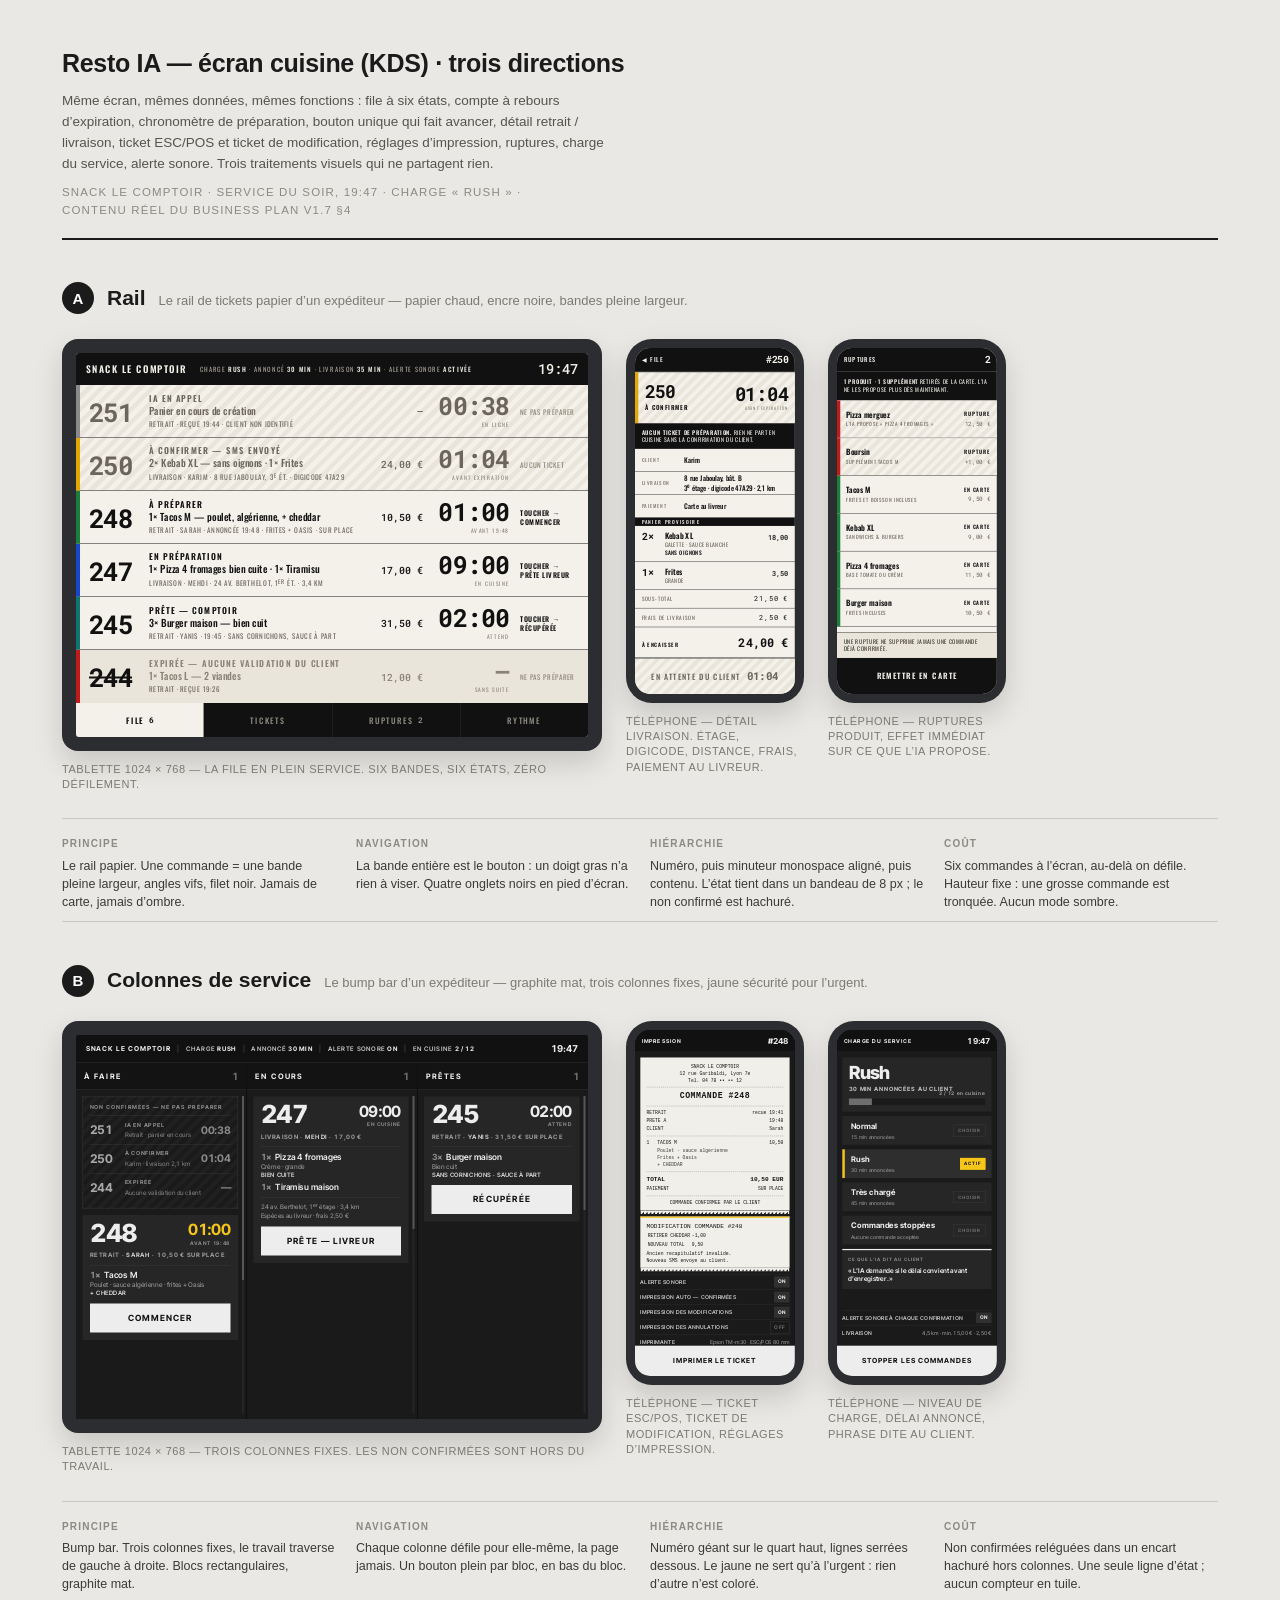
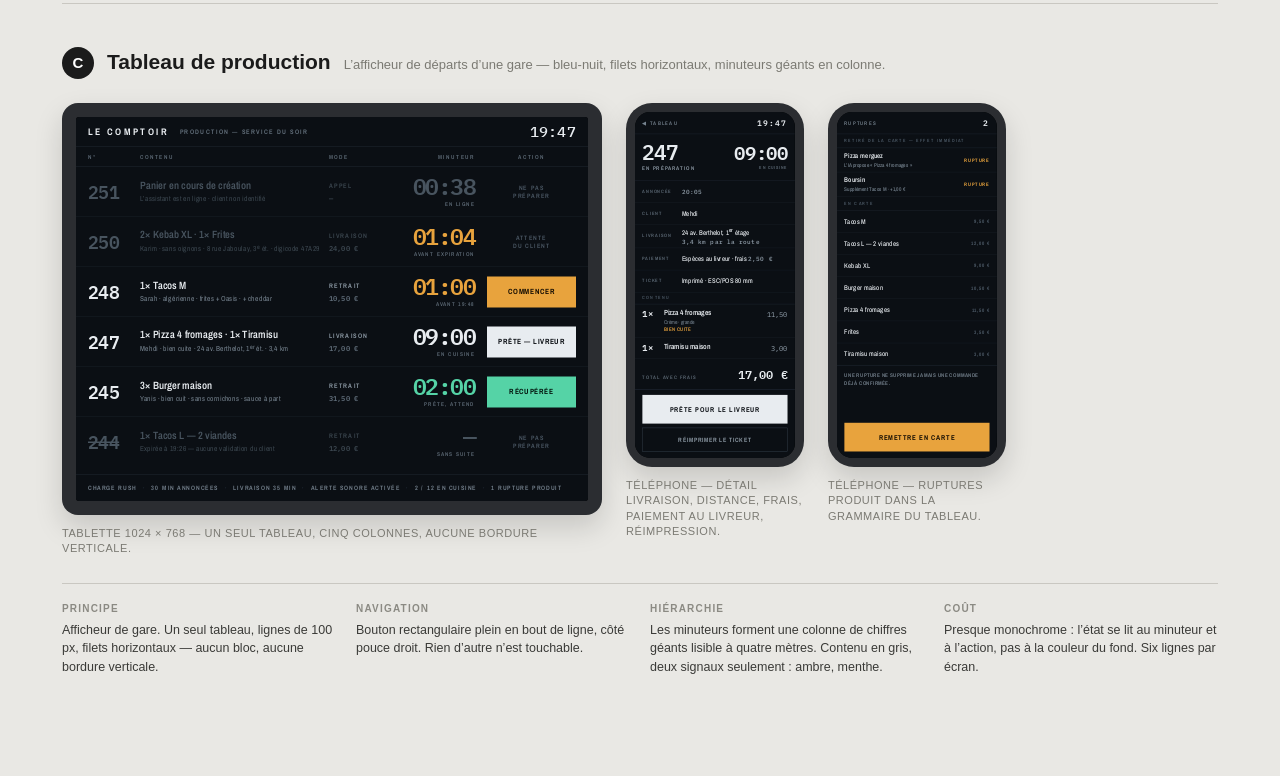
<file: directions/cuisine.html>
<!doctype html>
<html lang="fr">
<head>
<meta charset="utf-8">
<meta name="viewport" content="width=device-width,initial-scale=1">
<meta name="color-scheme" content="light">
<title>Resto IA — Écran cuisine · trois directions</title>
<link rel="preconnect" href="https://fonts.googleapis.com">
<link rel="preconnect" href="https://fonts.gstatic.com" crossorigin>
<link href="https://fonts.googleapis.com/css2?family=Archivo+Narrow:wght@500;600;700&family=IBM+Plex+Mono:wght@400;500;600;700&family=Inter+Tight:wght@400;500;600;700;800&family=Oswald:wght@300;400;500;600;700&family=Roboto+Mono:wght@400;500;700&display=swap" rel="stylesheet">
<style>
/* =====================================================================
   LA PLANCHE — mobilier neutre. Ne doit rien apporter aux maquettes.
   ===================================================================== */
*{box-sizing:border-box}
html{-webkit-text-size-adjust:100%}
body{margin:0;background:#E9E8E4;color:#1B1B1B;
  font:400 15px/1.55 -apple-system,BlinkMacSystemFont,"Segoe UI",Roboto,Helvetica,Arial,sans-serif;}
:root{--tab:.62;--ph:.50}
@media(max-width:1300px){:root{--tab:.50;--ph:.41}}
@media(max-width:1000px){:root{--tab:.62;--ph:.50}}
@media(max-width:760px){:root{--tab:.52;--ph:.44}}
@media(max-width:620px){:root{--tab:.42;--ph:.36}}
@media(max-width:470px){:root{--tab:.33;--ph:.30}}
@media(max-width:400px){:root{--tab:.29;--ph:.28}}

.board{max-width:1200px;margin:0 auto;padding:44px 22px 90px}
.bh{border-bottom:2px solid #1B1B1B;padding-bottom:18px}
.bh h1{margin:0;font-size:25px;font-weight:700;letter-spacing:-.012em}
.bh p{margin:8px 0 0;max-width:74ch;color:#55544F;font-size:13.5px}
.bh .bh-meta{margin-top:10px;font-size:11.5px;letter-spacing:.1em;text-transform:uppercase;color:#8B8A83}

.dir{padding:42px 0 10px;border-top:1px solid #C9C7C1}
.dir:first-of-type{border-top:0}
.dh{display:flex;align-items:baseline;gap:13px;flex-wrap:wrap;margin-bottom:24px}
.dh .lt{width:32px;height:32px;flex:none;background:#1B1B1B;color:#fff;border-radius:50%;
  display:grid;place-items:center;font-weight:700;font-size:15px;align-self:center}
.dh h2{margin:0;font-size:21px;font-weight:700}
.dh .tg{margin:0;color:#7B7A73;font-size:13px}
.stage{display:flex;flex-wrap:wrap;gap:24px;align-items:flex-start}
figure.dev{margin:0;display:flex;flex-direction:column}
figcaption{margin-top:11px;font-size:11px;line-height:1.4;color:#7B7A73;letter-spacing:.05em;
  text-transform:uppercase;width:0;min-width:100%}
.dev-tab{background:#2B2D31;padding:14px;border-radius:16px;box-shadow:0 12px 28px rgba(0,0,0,.15)}
.dev-ph{background:#2B2D31;padding:9px;border-radius:26px;box-shadow:0 12px 28px rgba(0,0,0,.15)}
.scr{overflow:hidden;position:relative;background:#000}
.scr-tab{width:calc(1024px*var(--tab));height:calc(768px*var(--tab));border-radius:3px}
.scr-ph{width:calc(390px*var(--ph));height:calc(844px*var(--ph));border-radius:15px}
.cv{transform-origin:0 0;position:absolute;top:0;left:0;overflow:hidden}
.cv-tab{width:1024px;height:768px;transform:scale(var(--tab))}
.cv-ph{width:390px;height:844px;transform:scale(var(--ph))}
.notes{list-style:none;margin:26px 0 0;padding:18px 0 0;border-top:1px solid #C9C7C1;
  display:grid;grid-template-columns:repeat(4,1fr);gap:20px}
.notes li{font-size:12.5px;line-height:1.45;color:#3A3A37}
.notes b{display:block;font-size:10px;letter-spacing:.12em;text-transform:uppercase;
  color:#8B8A83;margin-bottom:5px;font-weight:700}
@media(max-width:900px){.notes{grid-template-columns:repeat(2,1fr)}}
@media(max-width:520px){.notes{grid-template-columns:1fr}}

/* =====================================================================
   DIRECTION A — « RAIL ».  Papier chaud, encre noire, bandes pleines.
   ===================================================================== */
.a-scr{width:1024px;height:768px;background:#F4F1EB;color:#111;
  font-family:"Oswald",sans-serif;display:flex;flex-direction:column}
.a-top{height:64px;flex:none;background:#111;color:#F4F1EB;display:flex;align-items:center;padding:0 20px}
.a-top b{font-size:19px;font-weight:600;letter-spacing:.13em;text-transform:uppercase}
.a-top s{text-decoration:none;font-size:13px;font-weight:400;letter-spacing:.17em;
  text-transform:uppercase;color:#A9A49A;margin-left:26px}
.a-top s em{font-style:normal;color:#F4F1EB;font-weight:500}
.a-top .a-cl{margin-left:auto;font-family:"Roboto Mono",monospace;font-size:27px;font-weight:500}
.a-rail{flex:none}
.a-band{height:106px;display:flex;align-items:stretch;border-bottom:1px solid #111;background:#F4F1EB}
.a-flag{width:8px;flex:none}
.a-no{width:138px;flex:none;display:flex;align-items:center;padding-left:18px}
.a-no i{font-style:normal;font-family:"Roboto Mono",monospace;font-weight:700;font-size:52px;
  line-height:1;letter-spacing:-.045em}
.a-mid{flex:1;min-width:0;display:flex;flex-direction:column;justify-content:center;gap:4px;padding-right:16px}
.a-st{font-size:17px;font-weight:600;letter-spacing:.15em;text-transform:uppercase;line-height:1.1}
.a-it{font-size:20px;font-weight:500;letter-spacing:.005em;line-height:1.15;
  white-space:nowrap;overflow:hidden;text-overflow:ellipsis}
.a-me{font-size:14px;font-weight:400;letter-spacing:.09em;text-transform:uppercase;color:#6B655B;
  white-space:nowrap;overflow:hidden;text-overflow:ellipsis}
.a-eur{width:108px;flex:none;display:flex;align-items:center;justify-content:flex-end;
  font-family:"Roboto Mono",monospace;font-size:20px;font-weight:500;padding-right:8px}
.a-tm{width:186px;flex:none;display:flex;flex-direction:column;justify-content:center;align-items:flex-end;padding-right:22px}
.a-tm u{text-decoration:none;font-family:"Roboto Mono",monospace;font-size:50px;font-weight:700;
  line-height:.98;letter-spacing:-.035em}
.a-tm small{font-size:11px;font-weight:400;letter-spacing:.2em;text-transform:uppercase;color:#8A8378;margin-top:4px}
.a-act{width:136px;flex:none;display:flex;align-items:center;padding-right:18px;
  font-size:14px;font-weight:600;letter-spacing:.08em;text-transform:uppercase;line-height:1.25}
.a-act.q{color:#8A8378;font-weight:400}
.a-off{background:repeating-linear-gradient(135deg,#EAE5DA 0 9px,#F4F1EB 9px 18px);color:#6B655B}
.a-off .a-it,.a-off .a-st,.a-off .a-no i,.a-off .a-eur,.a-off .a-tm u{color:#6B655B}
.a-dead .a-no i{text-decoration:line-through;text-decoration-thickness:4px}
.a-foot{height:68px;flex:none;background:#111;display:flex;align-items:stretch;margin-top:auto}
.a-tb{flex:1;display:flex;align-items:center;justify-content:center;color:#8E8A81;font-size:16px;
  font-weight:500;letter-spacing:.17em;text-transform:uppercase;border-right:1px solid #2C2C29}
.a-tb:last-child{border-right:0}
.a-tb.on{background:#F4F1EB;color:#111;font-weight:600}
.a-tb b{font-family:"Roboto Mono",monospace;font-weight:700;margin-left:9px;letter-spacing:0}

/* A — téléphone */
.ap-scr{width:390px;height:844px;background:#F4F1EB;color:#111;
  font-family:"Oswald",sans-serif;display:flex;flex-direction:column}
.ap-top{height:58px;flex:none;background:#111;color:#F4F1EB;display:flex;align-items:center;padding:0 16px;
  font-size:15px;font-weight:500;letter-spacing:.17em;text-transform:uppercase}
.ap-top i{font-style:normal;margin-left:auto;font-family:"Roboto Mono",monospace;font-size:24px;
  font-weight:700;letter-spacing:-.02em}
.ap-hero{height:126px;flex:none;display:flex;align-items:center;border-bottom:1px solid #111;
  border-top:1px solid #111}
.ap-hero .f{width:8px;align-self:stretch;flex:none}
.ap-hero .t{flex:1;padding-left:16px}
.ap-hero .t b{display:block;font-family:"Roboto Mono",monospace;font-size:44px;font-weight:700;
  line-height:1;letter-spacing:-.045em}
.ap-hero .t span{display:block;font-size:15px;font-weight:600;letter-spacing:.15em;
  text-transform:uppercase;margin-top:6px}
.ap-hero .r{padding-right:16px;text-align:right}
.ap-hero .r u{text-decoration:none;display:block;font-family:"Roboto Mono",monospace;font-size:46px;
  font-weight:700;line-height:1;letter-spacing:-.04em}
.ap-hero .r small{display:block;font-size:10.5px;letter-spacing:.2em;text-transform:uppercase;
  color:#8A8378;margin-top:4px}
.ap-rule{background:#111;color:#F4F1EB;padding:12px 16px;font-size:14px;font-weight:400;
  letter-spacing:.09em;text-transform:uppercase;line-height:1.35}
.ap-rule b{font-weight:600}
.ap-row{display:flex;align-items:center;min-height:56px;border-bottom:1px solid #111;padding:9px 16px}
.ap-row .k{width:104px;flex:none;font-size:12px;font-weight:500;letter-spacing:.18em;
  text-transform:uppercase;color:#8A8378}
.ap-row .v{flex:1;font-size:17px;font-weight:500;line-height:1.24}
.ap-sec{background:#111;color:#F4F1EB;height:34px;display:flex;align-items:center;padding:0 16px;
  font-size:12px;font-weight:500;letter-spacing:.24em;text-transform:uppercase}
.ap-li{display:flex;align-items:flex-start;gap:12px;padding:12px 16px;border-bottom:1px solid #111}
.ap-li .q{font-family:"Roboto Mono",monospace;font-size:25px;font-weight:700;line-height:1;width:44px;flex:none}
.ap-li .n{flex:1;min-width:0}
.ap-li .n b{display:block;font-size:19px;font-weight:600;line-height:1.16}
.ap-li .n em{font-style:normal;display:block;font-size:13.5px;font-weight:400;letter-spacing:.07em;
  text-transform:uppercase;color:#6B655B;margin-top:3px;line-height:1.3}
.ap-li .n em.d{color:#111;font-weight:500}
.ap-li .p{font-family:"Roboto Mono",monospace;font-size:17px;font-weight:500;padding-top:4px}
.ap-tot{display:flex;align-items:baseline;padding:9px 16px;border-bottom:1px solid #111;
  font-size:13px;letter-spacing:.15em;text-transform:uppercase;color:#6B655B}
.ap-tot i{font-style:normal;margin-left:auto;font-family:"Roboto Mono",monospace;font-size:17px;color:#111}
.ap-tot.big{padding:14px 16px;color:#111;font-weight:600}
.ap-tot.big i{font-size:30px;font-weight:700;letter-spacing:-.02em}
.ap-end{margin-top:auto;flex:none}
.ap-cta{height:88px;display:flex;align-items:center;justify-content:center;gap:16px;
  background:#111;color:#F4F1EB;font-size:19px;font-weight:600;letter-spacing:.14em;text-transform:uppercase}
.ap-cta.wait{background:repeating-linear-gradient(135deg,#EAE5DA 0 9px,#F4F1EB 9px 18px);
  color:#6B655B;border-top:1px solid #111;font-weight:500}
.ap-cta u{text-decoration:none;font-family:"Roboto Mono",monospace;font-weight:700;letter-spacing:-.02em;font-size:26px}
.ap-band{display:flex;align-items:stretch;height:84px;border-bottom:1px solid #111}
.ap-band .f{width:8px;flex:none}
.ap-band .c{flex:1;min-width:0;display:flex;flex-direction:column;justify-content:center;padding-left:14px}
.ap-band .c b{font-size:19px;font-weight:600;line-height:1.14}
.ap-band .c em{font-style:normal;font-size:12.5px;letter-spacing:.11em;text-transform:uppercase;
  color:#6B655B;margin-top:3px}
.ap-band .s{flex:none;padding-right:16px;display:flex;flex-direction:column;justify-content:center;align-items:flex-end}
.ap-band .s b{font-size:13px;font-weight:600;letter-spacing:.14em;text-transform:uppercase}
.ap-band .s small{font-family:"Roboto Mono",monospace;font-size:15px;color:#6B655B;margin-top:3px}
.ap-band.off{background:repeating-linear-gradient(135deg,#EAE5DA 0 9px,#F4F1EB 9px 18px)}

/* =====================================================================
   DIRECTION B — « COLONNES DE SERVICE ».  Graphite mat, jaune sécurité.
   ===================================================================== */
.b-scr{width:1024px;height:768px;background:#1A1A1A;color:#EDEDED;font-family:"Inter Tight",sans-serif;
  font-variant-numeric:tabular-nums;display:flex;flex-direction:column}
.b-bar{height:56px;flex:none;display:flex;align-items:center;padding:0 20px;background:#111;
  border-bottom:1px solid #303030;font-size:13.5px}
.b-bar strong{font-weight:700;letter-spacing:.14em;text-transform:uppercase;font-size:13.5px}
.b-bar i{font-style:normal;color:#5A5A5A;margin:0 13px}
.b-bar em{font-style:normal;color:#C4C4C4;text-transform:uppercase;letter-spacing:.1em;font-weight:600;font-size:12.5px}
.b-bar em u{text-decoration:none;color:#EDEDED;font-weight:700}
.b-bar .cl{margin-left:auto;padding-left:18px;font-weight:700;font-size:19px;letter-spacing:.02em}
.b-cols{flex:1;display:grid;grid-template-columns:1fr 1fr 1fr;gap:1px;background:#000;min-height:0}
.b-col{background:#1A1A1A;display:flex;flex-direction:column;min-height:0;position:relative}
.b-ch{height:54px;flex:none;display:flex;align-items:center;justify-content:space-between;padding:0 16px;
  background:#131313;border-bottom:1px solid #303030}
.b-ch b{font-size:15px;font-weight:700;letter-spacing:.2em;text-transform:uppercase}
.b-ch u{text-decoration:none;font-size:20px;font-weight:700;color:#6E6E6E}
.b-body{flex:1;min-height:0;overflow:hidden;padding:13px 17px 13px 13px;display:flex;flex-direction:column;gap:13px}
.b-trk{position:absolute;right:5px;top:66px;bottom:12px;width:4px;background:#252525}
.b-trk i{position:absolute;left:0;right:0;background:#565656;display:block}
.b-blk{background:#262626;padding:13px 15px 15px;flex:none}
.b-hd{display:flex;align-items:flex-start;justify-content:space-between;gap:10px}
.b-hd .n{font-size:50px;font-weight:800;line-height:.9;letter-spacing:-.035em}
.b-hd .t{text-align:right}
.b-hd .t b{display:block;font-size:31px;font-weight:700;line-height:1;letter-spacing:-.02em}
.b-hd .t small{display:block;font-size:10px;font-weight:700;letter-spacing:.17em;text-transform:uppercase;
  color:#8A8A8A;margin-top:4px}
.b-sub{margin-top:7px;font-size:12px;font-weight:700;letter-spacing:.13em;text-transform:uppercase;color:#9A9A9A}
.b-sub u{text-decoration:none;color:#C9C9C9}
.b-ls{margin-top:11px;border-top:1px solid #383838;padding-top:9px}
.b-ln{font-size:17px;font-weight:600;line-height:1.24;letter-spacing:-.005em}
.b-ln+.b-ln{margin-top:7px}
.b-ln u{text-decoration:none;color:#8E8E8E;font-weight:700;margin-right:7px}
.b-ln small{display:block;font-size:13px;font-weight:500;color:#8E8E8E;letter-spacing:.01em;line-height:1.3}
.b-ln small.d{color:#D6D6D6;font-weight:600;text-transform:uppercase;letter-spacing:.06em;font-size:12px}
.b-adr{margin-top:9px;font-size:12.5px;font-weight:500;color:#8E8E8E;line-height:1.35;
  border-top:1px solid #383838;padding-top:8px}
.b-btn{margin-top:13px;height:58px;display:flex;align-items:center;justify-content:center;
  background:#EDEDED;color:#111;font-size:17px;font-weight:700;letter-spacing:.13em;text-transform:uppercase}
.b-y{color:#F5C518}
.b-hold{border:1px dashed #4E4E4E;padding:11px 13px 13px;
  background:repeating-linear-gradient(135deg,#202020 0 8px,#1A1A1A 8px 16px);flex:none}
.b-hold>b{display:block;font-size:11px;font-weight:700;letter-spacing:.18em;text-transform:uppercase;
  color:#8A8A8A;margin-bottom:9px}
.b-cp{display:flex;align-items:center;gap:12px;padding:9px 0;border-top:1px solid #363636}
.b-cp .n{font-size:24px;font-weight:700;color:#A8A8A8;line-height:1;width:58px;flex:none;letter-spacing:-.02em}
.b-cp .x{flex:1;min-width:0}
.b-cp .x b{display:block;font-size:11px;font-weight:700;letter-spacing:.14em;text-transform:uppercase;color:#8A8A8A}
.b-cp .x small{display:block;font-size:12.5px;color:#767676;font-weight:500;margin-top:2px;
  white-space:nowrap;overflow:hidden;text-overflow:ellipsis}
.b-cp .z{font-size:21px;font-weight:700;color:#8A8A8A;letter-spacing:-.02em}

/* B — téléphone */
.bp-scr{width:390px;height:844px;background:#1A1A1A;color:#EDEDED;font-family:"Inter Tight",sans-serif;
  font-variant-numeric:tabular-nums;display:flex;flex-direction:column}
.bp-bar{height:54px;flex:none;background:#111;border-bottom:1px solid #303030;display:flex;align-items:center;
  padding:0 16px;font-size:13px;font-weight:700;letter-spacing:.17em;text-transform:uppercase}
.bp-bar i{font-style:normal;margin-left:auto;font-size:20px;letter-spacing:-.01em}
.bp-wrap{flex:1;min-height:0;overflow:hidden;padding:13px;display:flex;flex-direction:column;gap:11px}
.bp-paper{background:#F0EFEA;color:#141414;font-family:ui-monospace,Menlo,Consolas,"Courier New",monospace;
  padding:13px 15px 4px;font-size:11.5px;line-height:1.52}
.bp-paper .ct{text-align:center}
.bp-paper .bg{text-align:center;font-size:20px;font-weight:700;letter-spacing:.06em;margin:2px 0}
.bp-paper .hr{border-top:1px dashed #8C8C86;margin:7px 0}
.bp-paper table{width:100%;border-collapse:collapse}
.bp-paper td{vertical-align:top;padding:1px 0}
.bp-paper td.r{text-align:right;white-space:nowrap}
.bp-paper td.q{width:26px}
.bp-paper .sm{display:block;padding-left:0;color:#3A3A38}
.bp-paper .tot{font-size:15px;font-weight:700}
.bp-tear{height:9px;background:#F0EFEA;
  -webkit-mask:linear-gradient(-45deg,transparent 0 4.5px,#000 0) 0 0/9px 9px repeat-x;
  mask:linear-gradient(-45deg,transparent 0 4.5px,#000 0) 0 0/9px 9px repeat-x}
.bp-mod{background:#F0EFEA;color:#141414;font-family:ui-monospace,Menlo,Consolas,"Courier New",monospace;
  padding:11px 15px 4px;font-size:11.5px;line-height:1.5;border-top:3px solid #F5C518}
.bp-set{display:flex;align-items:center;height:37px;border-top:1px solid #303030;font-size:13px;
  font-weight:600;letter-spacing:.06em;text-transform:uppercase;color:#C4C4C4}
.bp-set b{margin-left:auto;font-size:12px;font-weight:700;letter-spacing:.12em;padding:4px 9px;
  background:#303030;color:#EDEDED}
.bp-set b.off{background:transparent;color:#6E6E6E;border:1px solid #3A3A3A}
.bp-set span{color:#8A8A8A;font-weight:500;margin-left:auto;text-transform:none;letter-spacing:0;font-size:13px}
.bp-cta{height:74px;flex:none;background:#EDEDED;color:#111;display:flex;align-items:center;
  justify-content:center;font-size:17px;font-weight:700;letter-spacing:.13em;text-transform:uppercase}
.bp-big{background:#262626;padding:16px}
.bp-big .l{font-size:44px;font-weight:800;line-height:.95;letter-spacing:-.035em}
.bp-big .d{margin-top:7px;font-size:14px;font-weight:700;letter-spacing:.13em;text-transform:uppercase;color:#C4C4C4}
.bp-gauge{margin-top:14px;height:16px;background:#1A1A1A;position:relative}
.bp-gauge i{position:absolute;left:0;top:0;bottom:0;background:#6E6E6E}
.bp-gauge b{position:absolute;right:0;top:-22px;font-size:12px;font-weight:700;letter-spacing:.11em;color:#9A9A9A}
.bp-lvl{display:flex;align-items:center;background:#262626;padding:0 15px;height:70px;border-left:6px solid transparent}
.bp-lvl.on{border-left-color:#F5C518;background:#2E2E2E}
.bp-lvl .x b{display:block;font-size:19px;font-weight:700;letter-spacing:.02em}
.bp-lvl .x small{display:block;font-size:12.5px;color:#8E8E8E;font-weight:500;margin-top:2px}
.bp-lvl .g{margin-left:auto;font-size:11px;font-weight:700;letter-spacing:.15em;text-transform:uppercase;
  color:#6E6E6E;border:1px solid #3E3E3E;padding:5px 10px}
.bp-lvl.on .g{color:#111;background:#F5C518;border-color:#F5C518}
.bp-say{background:#262626;padding:14px 15px;border-top:3px solid #EDEDED}
.bp-say b{display:block;font-size:11px;font-weight:700;letter-spacing:.16em;text-transform:uppercase;color:#8A8A8A}
.bp-say p{margin:7px 0 0;font-size:16px;font-weight:600;line-height:1.32}

/* =====================================================================
   DIRECTION C — « TABLEAU DE PRODUCTION ».  Bleu-nuit, filets horizontaux.
   ===================================================================== */
.c-scr{width:1024px;height:768px;background:#0B0F14;color:#E8ECF0;
  font-family:"Archivo Narrow",sans-serif;display:flex;flex-direction:column}
.c-head{height:60px;flex:none;display:flex;align-items:center;padding:0 24px;border-bottom:1px solid #1E2731}
.c-head b{font-size:19px;font-weight:700;letter-spacing:.26em;text-transform:uppercase}
.c-head s{text-decoration:none;font-size:13px;font-weight:600;letter-spacing:.2em;text-transform:uppercase;
  color:#66737F;margin-left:22px}
.c-head .cl{margin-left:auto;font-family:"IBM Plex Mono",monospace;font-size:30px;font-weight:500;letter-spacing:.02em}
.c-cols{height:40px;flex:none;display:flex;align-items:center;padding:0 24px;color:#5E6B77;
  font-size:11.5px;letter-spacing:.26em;text-transform:uppercase;font-weight:600;border-bottom:1px solid #1E2731}
.c-row{height:100px;flex:none;display:flex;align-items:center;padding:0 24px;border-bottom:1px solid #161E26}
.c-n{width:104px;flex:none;font-family:"IBM Plex Mono",monospace;font-size:36px;font-weight:600;letter-spacing:-.035em}
.c-c{flex:1;min-width:0;padding-right:18px}
.c-c b{display:block;font-size:21px;font-weight:600;line-height:1.14;white-space:nowrap;overflow:hidden;text-overflow:ellipsis}
.c-c span{display:block;font-size:14.5px;color:#76838F;letter-spacing:.03em;margin-top:3px;
  white-space:nowrap;overflow:hidden;text-overflow:ellipsis}
.c-m{width:130px;flex:none;font-size:13px;letter-spacing:.17em;text-transform:uppercase;color:#93A0AC;font-weight:600}
.c-m small{display:block;font-family:"IBM Plex Mono",monospace;color:#5E6B77;letter-spacing:.02em;
  font-size:14px;margin-top:4px;text-transform:none}
.c-t{width:186px;flex:none;text-align:right;padding-right:24px}
.c-t u{text-decoration:none;display:block;font-family:"IBM Plex Mono",monospace;font-size:45px;
  font-weight:600;line-height:1;letter-spacing:-.045em}
.c-t small{display:block;font-size:11px;font-weight:600;letter-spacing:.19em;text-transform:uppercase;
  color:#5E6B77;margin-top:5px}
.c-a{width:178px;flex:none}
.c-btn{height:62px;display:flex;align-items:center;justify-content:center;background:#E8ECF0;color:#0B0F14;
  font-size:15px;font-weight:700;letter-spacing:.09em;text-transform:uppercase;text-align:center;line-height:1.1}
.c-btn.amb{background:#E8A33D;color:#160E03}
.c-btn.rdy{background:#55D3A6;color:#03150E}
.c-hold{font-size:12.5px;letter-spacing:.19em;text-transform:uppercase;color:#4C5966;
  text-align:center;font-weight:600;line-height:1.3}
.c-amb{color:#E8A33D}
.c-rdy{color:#55D3A6}
.c-dim,.c-dim .c-n,.c-dim .c-c b{color:#48545F}
.c-dim .c-c span,.c-dim .c-m,.c-dim .c-m small{color:#3C4750}
.c-strike{text-decoration:line-through;text-decoration-thickness:3px}
.c-foot{margin-top:auto;height:54px;flex:none;display:flex;align-items:center;padding:0 24px;
  border-top:1px solid #1E2731;font-size:12.5px;letter-spacing:.17em;text-transform:uppercase;
  color:#76838F;font-weight:600}
.c-foot i{font-style:normal;color:#2E3B47;margin:0 12px}

/* C — téléphone */
.cp-scr{width:390px;height:844px;background:#0B0F14;color:#E8ECF0;
  font-family:"Archivo Narrow",sans-serif;display:flex;flex-direction:column}
.cp-head{height:54px;flex:none;display:flex;align-items:center;padding:0 18px;border-bottom:1px solid #1E2731;
  font-size:12.5px;font-weight:600;letter-spacing:.24em;text-transform:uppercase;color:#76838F}
.cp-head i{font-style:normal;margin-left:auto;font-family:"IBM Plex Mono",monospace;font-size:20px;color:#E8ECF0}
.cp-hero{display:flex;align-items:center;padding:18px;border-bottom:1px solid #1E2731}
.cp-hero .l b{display:block;font-family:"IBM Plex Mono",monospace;font-size:52px;font-weight:600;
  line-height:.94;letter-spacing:-.05em}
.cp-hero .l span{display:block;font-size:13px;font-weight:600;letter-spacing:.18em;text-transform:uppercase;
  color:#93A0AC;margin-top:7px}
.cp-hero .r{margin-left:auto;text-align:right}
.cp-hero .r u{text-decoration:none;display:block;font-family:"IBM Plex Mono",monospace;font-size:47px;
  font-weight:600;line-height:1;letter-spacing:-.045em}
.cp-hero .r small{display:block;font-size:10.5px;font-weight:600;letter-spacing:.2em;text-transform:uppercase;
  color:#5E6B77;margin-top:5px}
.cp-r{display:flex;align-items:center;min-height:54px;padding:8px 18px;border-bottom:1px solid #161E26}
.cp-r .k{width:96px;flex:none;font-size:11.5px;font-weight:600;letter-spacing:.19em;text-transform:uppercase;color:#5E6B77}
.cp-r .v{flex:1;font-size:16.5px;font-weight:500;line-height:1.28}
.cp-r .v em{font-style:normal;font-family:"IBM Plex Mono",monospace;font-size:15.5px;color:#93A0AC}
.cp-lbl{height:34px;display:flex;align-items:center;padding:0 18px;border-bottom:1px solid #1E2731;
  font-size:11px;font-weight:600;letter-spacing:.26em;text-transform:uppercase;color:#4C5966}
.cp-li{display:flex;align-items:flex-start;gap:12px;padding:11px 18px;border-bottom:1px solid #161E26}
.cp-li .q{font-family:"IBM Plex Mono",monospace;font-size:22px;font-weight:600;width:40px;flex:none;line-height:1.1}
.cp-li .x{flex:1;min-width:0}
.cp-li .x b{display:block;font-size:18px;font-weight:600;line-height:1.16}
.cp-li .x small{display:block;font-size:13.5px;color:#76838F;margin-top:2px;line-height:1.3}
.cp-li .x small.d{color:#E8A33D;letter-spacing:.09em;text-transform:uppercase;font-weight:600;font-size:12.5px}
.cp-li .p{font-family:"IBM Plex Mono",monospace;font-size:16px;color:#93A0AC;padding-top:3px}
.cp-tot{display:flex;align-items:baseline;padding:14px 18px;border-bottom:1px solid #1E2731;
  font-size:12px;font-weight:600;letter-spacing:.2em;text-transform:uppercase;color:#5E6B77}
.cp-tot i{font-style:normal;margin-left:auto;font-family:"IBM Plex Mono",monospace;font-size:30px;
  font-weight:600;color:#E8ECF0;letter-spacing:-.03em}
.cp-end{margin-top:auto;flex:none;padding:12px 18px 16px;border-top:1px solid #1E2731}
.cp-b1{height:70px;display:flex;align-items:center;justify-content:center;background:#E8ECF0;color:#0B0F14;
  font-size:17px;font-weight:700;letter-spacing:.12em;text-transform:uppercase}
.cp-b2{height:58px;margin-top:10px;display:flex;align-items:center;justify-content:center;
  border:1px solid #3A4753;color:#93A0AC;font-size:15px;font-weight:600;letter-spacing:.12em;text-transform:uppercase}
.cp-note{padding:14px 18px;border-top:1px solid #1E2731;font-size:13px;line-height:1.4;color:#76838F;
  letter-spacing:.06em;text-transform:uppercase;font-weight:600}
</style>
</head>
<body>
<div class="board">
<header class="bh">
  <h1>Resto IA — écran cuisine (KDS) · trois directions</h1>
  <p>Même écran, mêmes données, mêmes fonctions : file à six états, compte à rebours d’expiration, chronomètre de préparation, bouton unique qui fait avancer, détail retrait / livraison, ticket ESC/POS et ticket de modification, réglages d’impression, ruptures, charge du service, alerte sonore. Trois traitements visuels qui ne partagent rien.</p>
  <p class="bh-meta">Snack Le Comptoir · service du soir, 19:47 · charge « rush » · contenu réel du business plan v1.7 §4</p>
</header>

<!-- ================================================================= -->
<!-- DIRECTION A — RAIL                                                -->
<!-- ================================================================= -->
<section class="dir">
  <div class="dh"><span class="lt">A</span><h2>Rail</h2>
    <p class="tg">Le rail de tickets papier d’un expéditeur — papier chaud, encre noire, bandes pleine largeur.</p></div>

  <div class="stage">

    <!-- A · tablette : la file -->
    <figure class="dev">
      <div class="dev-tab"><div class="scr scr-tab"><div class="cv cv-tab">
        <div class="a-scr">
          <div class="a-top">
            <b>Snack Le Comptoir</b>
            <s>Charge <em>Rush</em> · annoncé <em>30 min</em> · livraison <em>35 min</em> · alerte sonore <em>activée</em></s>
            <span class="a-cl">19:47</span>
          </div>

          <div class="a-rail">
            <div class="a-band a-off">
              <div class="a-flag" style="background:#8A8A8A"></div>
              <div class="a-no"><i>251</i></div>
              <div class="a-mid">
                <div class="a-st">IA en appel</div>
                <div class="a-it">Panier en cours de création</div>
                <div class="a-me">Retrait · reçue 19:44 · client non identifié</div>
              </div>
              <div class="a-eur">—</div>
              <div class="a-tm"><u>00:38</u><small>en ligne</small></div>
              <div class="a-act q">Ne pas préparer</div>
            </div>

            <div class="a-band a-off">
              <div class="a-flag" style="background:#E0A800"></div>
              <div class="a-no"><i>250</i></div>
              <div class="a-mid">
                <div class="a-st">À confirmer — SMS envoyé</div>
                <div class="a-it">2× Kebab XL — sans oignons · 1× Frites</div>
                <div class="a-me">Livraison · Karim · 8 rue Jaboulay, 3<sup>e</sup> ét. · digicode 47A29</div>
              </div>
              <div class="a-eur">24,00 €</div>
              <div class="a-tm"><u>01:04</u><small>avant expiration</small></div>
              <div class="a-act q">Aucun ticket</div>
            </div>

            <div class="a-band">
              <div class="a-flag" style="background:#1B7F3B"></div>
              <div class="a-no"><i>248</i></div>
              <div class="a-mid">
                <div class="a-st">À préparer</div>
                <div class="a-it">1× Tacos M — poulet, algérienne, + cheddar</div>
                <div class="a-me">Retrait · Sarah · annoncée 19:48 · frites + Oasis · sur place</div>
              </div>
              <div class="a-eur">10,50 €</div>
              <div class="a-tm"><u>01:00</u><small>avant 19:48</small></div>
              <div class="a-act">Toucher →<br>Commencer</div>
            </div>

            <div class="a-band">
              <div class="a-flag" style="background:#1746C8"></div>
              <div class="a-no"><i>247</i></div>
              <div class="a-mid">
                <div class="a-st">En préparation</div>
                <div class="a-it">1× Pizza 4 fromages bien cuite · 1× Tiramisu</div>
                <div class="a-me">Livraison · Mehdi · 24 av. Berthelot, 1<sup>er</sup> ét. · 3,4 km</div>
              </div>
              <div class="a-eur">17,00 €</div>
              <div class="a-tm"><u>09:00</u><small>en cuisine</small></div>
              <div class="a-act">Toucher →<br>Prête livreur</div>
            </div>

            <div class="a-band">
              <div class="a-flag" style="background:#0F766E"></div>
              <div class="a-no"><i>245</i></div>
              <div class="a-mid">
                <div class="a-st">Prête — comptoir</div>
                <div class="a-it">3× Burger maison — bien cuit</div>
                <div class="a-me">Retrait · Yanis · 19:45 · sans cornichons, sauce à part</div>
              </div>
              <div class="a-eur">31,50 €</div>
              <div class="a-tm"><u>02:00</u><small>attend</small></div>
              <div class="a-act">Toucher →<br>Récupérée</div>
            </div>

            <div class="a-band a-dead" style="background:#EAE5DA;border-bottom:0">
              <div class="a-flag" style="background:#C21A1A"></div>
              <div class="a-no"><i>244</i></div>
              <div class="a-mid">
                <div class="a-st" style="color:#8A8378">Expirée — aucune validation du client</div>
                <div class="a-it" style="color:#8A8378">1× Tacos L — 2 viandes</div>
                <div class="a-me">Retrait · reçue 19:26</div>
              </div>
              <div class="a-eur" style="color:#8A8378">12,00 €</div>
              <div class="a-tm"><u style="color:#8A8378">—</u><small>sans suite</small></div>
              <div class="a-act q">Ne pas préparer</div>
            </div>
          </div>

          <div class="a-foot">
            <div class="a-tb on">File<b>6</b></div>
            <div class="a-tb">Tickets</div>
            <div class="a-tb">Ruptures<b>2</b></div>
            <div class="a-tb">Rythme</div>
          </div>
        </div>
      </div></div></div>
      <figcaption>Tablette 1024 × 768 — la file en plein service. Six bandes, six états, zéro défilement.</figcaption>
    </figure>

    <!-- A · téléphone : détail de commande -->
    <figure class="dev">
      <div class="dev-ph"><div class="scr scr-ph"><div class="cv cv-ph">
        <div class="ap-scr">
          <div class="ap-top">◀ File <i>#250</i></div>
          <div class="ap-hero" style="background:repeating-linear-gradient(135deg,#EAE5DA 0 9px,#F4F1EB 9px 18px)">
            <div class="f" style="background:#E0A800"></div>
            <div class="t"><b>250</b><span>À confirmer</span></div>
            <div class="r"><u>01:04</u><small>avant expiration</small></div>
          </div>
          <div class="ap-rule"><b>Aucun ticket de préparation.</b> Rien ne part en cuisine sans la confirmation du client.</div>
          <div class="ap-row"><div class="k">Client</div><div class="v">Karim</div></div>
          <div class="ap-row"><div class="k">Livraison</div><div class="v">8 rue Jaboulay, bât. B<br>3<sup>e</sup> étage · digicode 47A29 · 2,1 km</div></div>
          <div class="ap-row"><div class="k">Paiement</div><div class="v">Carte au livreur</div></div>
          <div class="ap-sec">Panier provisoire</div>
          <div class="ap-li"><div class="q">2×</div><div class="n"><b>Kebab XL</b>
            <em>Galette · sauce blanche</em><em class="d">Sans oignons</em></div><div class="p">18,00</div></div>
          <div class="ap-li"><div class="q">1×</div><div class="n"><b>Frites</b>
            <em>Grande</em></div><div class="p">3,50</div></div>
          <div class="ap-tot">Sous-total<i>21,50 €</i></div>
          <div class="ap-tot">Frais de livraison<i>2,50 €</i></div>
          <div class="ap-tot big">À encaisser<i>24,00 €</i></div>
          <div class="ap-end"><div class="ap-cta wait">En attente du client <u>01:04</u></div></div>
        </div>
      </div></div></div>
      <figcaption>Téléphone — détail livraison. Étage, digicode, distance, frais, paiement au livreur.</figcaption>
    </figure>

    <!-- A · téléphone : ruptures -->
    <figure class="dev">
      <div class="dev-ph"><div class="scr scr-ph"><div class="cv cv-ph">
        <div class="ap-scr">
          <div class="ap-top">Ruptures <i>2</i></div>
          <div class="ap-rule" style="padding:16px"><b>1 produit · 1 supplément</b> retirés de la carte. L’IA ne les propose plus dès maintenant.</div>
          <div class="ap-band off" style="height:92px">
            <div class="f" style="background:#C21A1A"></div>
            <div class="c"><b>Pizza merguez</b><em>L’IA propose « Pizza 4 fromages »</em></div>
            <div class="s"><b>Rupture</b><small>12,50 €</small></div>
          </div>
          <div class="ap-band off" style="height:92px">
            <div class="f" style="background:#C21A1A"></div>
            <div class="c"><b>Boursin</b><em>Supplément Tacos M</em></div>
            <div class="s"><b>Rupture</b><small>+1,00 €</small></div>
          </div>
          <div class="ap-band" style="height:92px">
            <div class="f" style="background:#1B7F3B"></div>
            <div class="c"><b>Tacos M</b><em>Frites et boisson incluses</em></div>
            <div class="s"><b>En carte</b><small>9,50 €</small></div>
          </div>
          <div class="ap-band" style="height:92px">
            <div class="f" style="background:#1B7F3B"></div>
            <div class="c"><b>Kebab XL</b><em>Sandwichs &amp; burgers</em></div>
            <div class="s"><b>En carte</b><small>9,00 €</small></div>
          </div>
          <div class="ap-band" style="height:92px">
            <div class="f" style="background:#1B7F3B"></div>
            <div class="c"><b>Pizza 4 fromages</b><em>Base tomate ou crème</em></div>
            <div class="s"><b>En carte</b><small>11,50 €</small></div>
          </div>
          <div class="ap-band" style="height:92px">
            <div class="f" style="background:#1B7F3B"></div>
            <div class="c"><b>Burger maison</b><em>Frites incluses</em></div>
            <div class="s"><b>En carte</b><small>10,50 €</small></div>
          </div>
          <div class="ap-end">
            <div class="ap-rule" style="background:#EAE5DA;color:#3A362F;border-top:1px solid #111">
              Une rupture ne supprime jamais une commande déjà confirmée.</div>
            <div class="ap-cta">Remettre en carte</div>
          </div>
        </div>
      </div></div></div>
      <figcaption>Téléphone — ruptures produit, effet immédiat sur ce que l’IA propose.</figcaption>
    </figure>

  </div>

  <ul class="notes">
    <li><b>Principe</b>Le rail papier. Une commande = une bande pleine largeur, angles vifs, filet noir. Jamais de carte, jamais d’ombre.</li>
    <li><b>Navigation</b>La bande entière est le bouton : un doigt gras n’a rien à viser. Quatre onglets noirs en pied d’écran.</li>
    <li><b>Hiérarchie</b>Numéro, puis minuteur monospace aligné, puis contenu. L’état tient dans un bandeau de 8 px ; le non confirmé est hachuré.</li>
    <li><b>Coût</b>Six commandes à l’écran, au-delà on défile. Hauteur fixe : une grosse commande est tronquée. Aucun mode sombre.</li>
  </ul>
</section>

<!-- ================================================================= -->
<!-- DIRECTION B — COLONNES DE SERVICE                                 -->
<!-- ================================================================= -->
<section class="dir">
  <div class="dh"><span class="lt">B</span><h2>Colonnes de service</h2>
    <p class="tg">Le bump bar d’un expéditeur — graphite mat, trois colonnes fixes, jaune sécurité pour l’urgent.</p></div>

  <div class="stage">

    <!-- B · tablette : trois colonnes -->
    <figure class="dev">
      <div class="dev-tab"><div class="scr scr-tab"><div class="cv cv-tab">
        <div class="b-scr">
          <div class="b-bar">
            <strong>Snack Le Comptoir</strong><i>|</i>
            <em>Charge <u>Rush</u></em><i>|</i>
            <em>Annoncé <u>30 min</u></em><i>|</i>
            <em>Alerte sonore <u>on</u></em><i>|</i>
            <em>En cuisine <u>2 / 12</u></em>
            <span class="cl">19:47</span>
          </div>

          <div class="b-cols">

            <div class="b-col">
              <div class="b-ch"><b>À faire</b><u>1</u></div>
              <div class="b-trk"><i style="top:0;height:58%"></i></div>
              <div class="b-body">
                <div class="b-hold">
                  <b>Non confirmées — ne pas préparer</b>
                  <div class="b-cp"><div class="n">251</div><div class="x">
                    <b>IA en appel</b><small>Retrait · panier en cours</small></div><div class="z">00:38</div></div>
                  <div class="b-cp"><div class="n">250</div><div class="x">
                    <b>À confirmer</b><small>Karim · livraison 2,1 km</small></div><div class="z b-y">01:04</div></div>
                  <div class="b-cp"><div class="n">244</div><div class="x">
                    <b>Expirée</b><small>Aucune validation du client</small></div><div class="z">—</div></div>
                </div>

                <div class="b-blk">
                  <div class="b-hd"><div class="n">248</div>
                    <div class="t"><b class="b-y">01:00</b><small>avant 19:48</small></div></div>
                  <div class="b-sub">Retrait · <u>Sarah</u> · 10,50 € sur place</div>
                  <div class="b-ls">
                    <div class="b-ln"><u>1×</u>Tacos M
                      <small>Poulet · sauce algérienne · frites + Oasis</small>
                      <small class="d">+ Cheddar</small></div>
                  </div>
                  <div class="b-btn">Commencer</div>
                </div>
              </div>
            </div>

            <div class="b-col">
              <div class="b-ch"><b>En cours</b><u>1</u></div>
              <div class="b-trk"><i style="top:0;height:42%"></i></div>
              <div class="b-body">
                <div class="b-blk">
                  <div class="b-hd"><div class="n">247</div>
                    <div class="t"><b>09:00</b><small>en cuisine</small></div></div>
                  <div class="b-sub">Livraison · <u>Mehdi</u> · 17,00 €</div>
                  <div class="b-ls">
                    <div class="b-ln"><u>1×</u>Pizza 4 fromages
                      <small>Crème · grande</small>
                      <small class="d">Bien cuite</small></div>
                    <div class="b-ln"><u>1×</u>Tiramisu maison</div>
                  </div>
                  <div class="b-adr">24 av. Berthelot, 1<sup>er</sup> étage · 3,4 km<br>Espèces au livreur · frais 2,50 €</div>
                  <div class="b-btn">Prête — livreur</div>
                </div>
              </div>
            </div>

            <div class="b-col">
              <div class="b-ch"><b>Prêtes</b><u>1</u></div>
              <div class="b-trk"><i style="top:0;height:36%"></i></div>
              <div class="b-body">
                <div class="b-blk">
                  <div class="b-hd"><div class="n">245</div>
                    <div class="t"><b>02:00</b><small>attend</small></div></div>
                  <div class="b-sub">Retrait · <u>Yanis</u> · 31,50 € sur place</div>
                  <div class="b-ls">
                    <div class="b-ln"><u>3×</u>Burger maison
                      <small>Bien cuit</small>
                      <small class="d">Sans cornichons · sauce à part</small></div>
                  </div>
                  <div class="b-btn">Récupérée</div>
                </div>
              </div>
            </div>

          </div>
        </div>
      </div></div></div>
      <figcaption>Tablette 1024 × 768 — trois colonnes fixes. Les non confirmées sont hors du travail.</figcaption>
    </figure>

    <!-- B · téléphone : ticket ESC/POS + modification + réglages -->
    <figure class="dev">
      <div class="dev-ph"><div class="scr scr-ph"><div class="cv cv-ph">
        <div class="bp-scr">
          <div class="bp-bar">Impression <i>#248</i></div>
          <div class="bp-wrap" style="gap:6px">
            <div>
              <div class="bp-paper">
                <div class="ct">SNACK LE COMPTOIR</div>
                <div class="ct">12 rue Garibaldi, Lyon 7e</div>
                <div class="ct">Tel. 04 78 •• •• 12</div>
                <div class="hr"></div>
                <div class="bg">COMMANDE #248</div>
                <div class="hr"></div>
                <table>
                  <tr><td>RETRAIT</td><td class="r">recue 19:41</td></tr>
                  <tr><td>PRETE A</td><td class="r">19:48</td></tr>
                  <tr><td>CLIENT</td><td class="r">Sarah</td></tr>
                </table>
                <div class="hr"></div>
                <table>
                  <tr><td class="q">1</td><td>TACOS M
                    <span class="sm">Poulet · sauce algerienne</span>
                    <span class="sm">Frites + Oasis</span>
                    <span class="sm">+ CHEDDAR</span></td><td class="r">10,50</td></tr>
                </table>
                <div class="hr"></div>
                <table>
                  <tr class="tot"><td>TOTAL</td><td class="r">10,50 EUR</td></tr>
                  <tr><td>PAIEMENT</td><td class="r">SUR PLACE</td></tr>
                </table>
                <div class="hr"></div>
                <div class="ct" style="margin-bottom:6px">COMMANDE CONFIRMEE PAR LE CLIENT</div>
              </div>
              <div class="bp-tear"></div>
            </div>

            <div>
              <div class="bp-mod">
                <div class="bg" style="font-size:15px">MODIFICATION COMMANDE #248</div>
                <div class="hr"></div>
                <table>
                  <tr><td>RETIRER CHEDDAR</td><td class="r">-1,00</td></tr>
                  <tr class="tot"><td>NOUVEAU TOTAL</td><td class="r">9,50</td></tr>
                </table>
                <div class="hr"></div>
                <div style="margin-bottom:6px">Ancien recapitulatif invalide.<br>Nouveau SMS envoye au client.</div>
              </div>
              <div class="bp-tear"></div>
            </div>

            <div style="margin-top:auto">
              <div class="bp-set">Alerte sonore<b>On</b></div>
              <div class="bp-set">Impression auto — confirmées<b>On</b></div>
              <div class="bp-set">Impression des modifications<b>On</b></div>
              <div class="bp-set">Impression des annulations<b class="off">Off</b></div>
              <div class="bp-set">Imprimante<span>Epson TM-m30 · ESC/POS 80 mm</span></div>
            </div>
          </div>
          <div class="bp-cta">Imprimer le ticket</div>
        </div>
      </div></div></div>
      <figcaption>Téléphone — ticket ESC/POS, ticket de modification, réglages d’impression.</figcaption>
    </figure>

    <!-- B · téléphone : charge du service -->
    <figure class="dev">
      <div class="dev-ph"><div class="scr scr-ph"><div class="cv cv-ph">
        <div class="bp-scr">
          <div class="bp-bar">Charge du service <i>19:47</i></div>
          <div class="bp-wrap" style="gap:11px">
            <div class="bp-big">
              <div class="l">Rush</div>
              <div class="d">30 min annoncées au client</div>
              <div class="bp-gauge"><b>2 / 12 en cuisine</b><i style="width:17%"></i></div>
            </div>

            <div class="bp-lvl"><div class="x"><b>Normal</b><small>15 min annoncées</small></div><div class="g">Choisir</div></div>
            <div class="bp-lvl on"><div class="x"><b>Rush</b><small>30 min annoncées</small></div><div class="g">Actif</div></div>
            <div class="bp-lvl"><div class="x"><b>Très chargé</b><small>45 min annoncées</small></div><div class="g">Choisir</div></div>
            <div class="bp-lvl"><div class="x"><b>Commandes stoppées</b><small>Aucune commande acceptée</small></div><div class="g">Choisir</div></div>

            <div class="bp-say">
              <b>Ce que l’IA dit au client</b>
              <p>« L’IA demande si le délai convient avant d’enregistrer. »</p>
            </div>

            <div style="margin-top:auto">
              <div class="bp-set">Alerte sonore à chaque confirmation<b>On</b></div>
              <div class="bp-set">Livraison<span>4,5 km · min. 15,00 € · 2,50 €</span></div>
            </div>
          </div>
          <div class="bp-cta">Stopper les commandes</div>
        </div>
      </div></div></div>
      <figcaption>Téléphone — niveau de charge, délai annoncé, phrase dite au client.</figcaption>
    </figure>

  </div>

  <ul class="notes">
    <li><b>Principe</b>Bump bar. Trois colonnes fixes, le travail traverse de gauche à droite. Blocs rectangulaires, graphite mat.</li>
    <li><b>Navigation</b>Chaque colonne défile pour elle-même, la page jamais. Un bouton plein par bloc, en bas du bloc.</li>
    <li><b>Hiérarchie</b>Numéro géant sur le quart haut, lignes serrées dessous. Le jaune ne sert qu’à l’urgent : rien d’autre n’est coloré.</li>
    <li><b>Coût</b>Non confirmées reléguées dans un encart hachuré hors colonnes. Une seule ligne d’état ; aucun compteur en tuile.</li>
  </ul>
</section>

<!-- ================================================================= -->
<!-- DIRECTION C — TABLEAU DE PRODUCTION                               -->
<!-- ================================================================= -->
<section class="dir">
  <div class="dh"><span class="lt">C</span><h2>Tableau de production</h2>
    <p class="tg">L’afficheur de départs d’une gare — bleu-nuit, filets horizontaux, minuteurs géants en colonne.</p></div>

  <div class="stage">

    <!-- C · tablette : le tableau -->
    <figure class="dev">
      <div class="dev-tab"><div class="scr scr-tab"><div class="cv cv-tab">
        <div class="c-scr">
          <div class="c-head">
            <b>Le Comptoir</b><s>Production — service du soir</s>
            <span class="cl">19:47</span>
          </div>
          <div class="c-cols">
            <span style="width:104px;flex:none">N°</span>
            <span style="flex:1">Contenu</span>
            <span style="width:130px;flex:none">Mode</span>
            <span style="width:186px;flex:none;text-align:right;padding-right:24px">Minuteur</span>
            <span style="width:178px;flex:none;text-align:center">Action</span>
          </div>

          <div class="c-row c-dim">
            <div class="c-n">251</div>
            <div class="c-c"><b>Panier en cours de création</b><span>L’assistant est en ligne · client non identifié</span></div>
            <div class="c-m">Appel<small>—</small></div>
            <div class="c-t"><u>00:38</u><small>en ligne</small></div>
            <div class="c-a"><div class="c-hold">Ne pas<br>préparer</div></div>
          </div>

          <div class="c-row c-dim">
            <div class="c-n">250</div>
            <div class="c-c"><b>2× Kebab XL · 1× Frites</b><span>Karim · sans oignons · 8 rue Jaboulay, 3<sup>e</sup> ét. · digicode 47A29</span></div>
            <div class="c-m">Livraison<small>24,00 €</small></div>
            <div class="c-t"><u class="c-amb">01:04</u><small>avant expiration</small></div>
            <div class="c-a"><div class="c-hold">Attente<br>du client</div></div>
          </div>

          <div class="c-row">
            <div class="c-n">248</div>
            <div class="c-c"><b>1× Tacos M</b><span>Sarah · algérienne · frites + Oasis · + cheddar</span></div>
            <div class="c-m">Retrait<small>10,50 €</small></div>
            <div class="c-t"><u class="c-amb">01:00</u><small>avant 19:48</small></div>
            <div class="c-a"><div class="c-btn amb">Commencer</div></div>
          </div>

          <div class="c-row">
            <div class="c-n">247</div>
            <div class="c-c"><b>1× Pizza 4 fromages · 1× Tiramisu</b><span>Mehdi · bien cuite · 24 av. Berthelot, 1<sup>er</sup> ét. · 3,4 km</span></div>
            <div class="c-m">Livraison<small>17,00 €</small></div>
            <div class="c-t"><u>09:00</u><small>en cuisine</small></div>
            <div class="c-a"><div class="c-btn">Prête — livreur</div></div>
          </div>

          <div class="c-row">
            <div class="c-n">245</div>
            <div class="c-c"><b>3× Burger maison</b><span>Yanis · bien cuit · sans cornichons · sauce à part</span></div>
            <div class="c-m">Retrait<small>31,50 €</small></div>
            <div class="c-t"><u class="c-rdy">02:00</u><small>prête, attend</small></div>
            <div class="c-a"><div class="c-btn rdy">Récupérée</div></div>
          </div>

          <div class="c-row c-dim" style="border-bottom:0">
            <div class="c-n c-strike">244</div>
            <div class="c-c"><b>1× Tacos L — 2 viandes</b><span>Expirée à 19:26 — aucune validation du client</span></div>
            <div class="c-m">Retrait<small>12,00 €</small></div>
            <div class="c-t"><u>—</u><small>sans suite</small></div>
            <div class="c-a"><div class="c-hold">Ne pas<br>préparer</div></div>
          </div>

          <div class="c-foot">
            Charge rush<i>·</i>30 min annoncées<i>·</i>Livraison 35 min<i>·</i>Alerte sonore activée<i>·</i>2 / 12 en cuisine<i>·</i>1 rupture produit
          </div>
        </div>
      </div></div></div>
      <figcaption>Tablette 1024 × 768 — un seul tableau, cinq colonnes, aucune bordure verticale.</figcaption>
    </figure>

    <!-- C · téléphone : détail de commande -->
    <figure class="dev">
      <div class="dev-ph"><div class="scr scr-ph"><div class="cv cv-ph">
        <div class="cp-scr">
          <div class="cp-head">◀ Tableau <i>19:47</i></div>
          <div class="cp-hero">
            <div class="l"><b>247</b><span>En préparation</span></div>
            <div class="r"><u>09:00</u><small>en cuisine</small></div>
          </div>
          <div class="cp-r"><div class="k">Annoncée</div><div class="v"><em>20:05</em></div></div>
          <div class="cp-r"><div class="k">Client</div><div class="v">Mehdi</div></div>
          <div class="cp-r"><div class="k">Livraison</div><div class="v">24 av. Berthelot, 1<sup>er</sup> étage<br><em>3,4 km par la route</em></div></div>
          <div class="cp-r"><div class="k">Paiement</div><div class="v">Espèces au livreur · frais <em>2,50 €</em></div></div>
          <div class="cp-r"><div class="k">Ticket</div><div class="v">Imprimé · ESC/POS 80 mm</div></div>
          <div class="cp-lbl">Contenu</div>
          <div class="cp-li"><div class="q">1×</div><div class="x"><b>Pizza 4 fromages</b>
            <small>Crème · grande</small><small class="d">Bien cuite</small></div><div class="p">11,50</div></div>
          <div class="cp-li"><div class="q">1×</div><div class="x"><b>Tiramisu maison</b></div><div class="p">3,00</div></div>
          <div class="cp-tot">Total avec frais<i>17,00 €</i></div>
          <div class="cp-end">
            <div class="cp-b1">Prête pour le livreur</div>
            <div class="cp-b2">Réimprimer le ticket</div>
          </div>
        </div>
      </div></div></div>
      <figcaption>Téléphone — détail livraison, distance, frais, paiement au livreur, réimpression.</figcaption>
    </figure>

    <!-- C · téléphone : ruptures -->
    <figure class="dev">
      <div class="dev-ph"><div class="scr scr-ph"><div class="cv cv-ph">
        <div class="cp-scr">
          <div class="cp-head">Ruptures <i>2</i></div>
          <div class="cp-lbl">Retiré de la carte — effet immédiat</div>
          <div class="cp-r"><div class="v" style="flex:1"><b style="font-weight:600">Pizza merguez</b><br>
            <span style="font-size:13px;color:#76838F">L’IA propose « Pizza 4 fromages »</span></div>
            <div class="c-amb" style="font-size:12px;font-weight:700;letter-spacing:.16em;text-transform:uppercase">Rupture</div></div>
          <div class="cp-r"><div class="v" style="flex:1"><b style="font-weight:600">Boursin</b><br>
            <span style="font-size:13px;color:#76838F">Supplément Tacos M · +1,00 €</span></div>
            <div class="c-amb" style="font-size:12px;font-weight:700;letter-spacing:.16em;text-transform:uppercase">Rupture</div></div>
          <div class="cp-lbl">En carte</div>
          <div class="cp-r"><div class="v" style="flex:1">Tacos M</div><div style="font-size:12px;font-weight:700;letter-spacing:.16em;text-transform:uppercase;color:#4C5966">9,50 €</div></div>
          <div class="cp-r"><div class="v" style="flex:1">Tacos L — 2 viandes</div><div style="font-size:12px;font-weight:700;letter-spacing:.16em;text-transform:uppercase;color:#4C5966">12,00 €</div></div>
          <div class="cp-r"><div class="v" style="flex:1">Kebab XL</div><div style="font-size:12px;font-weight:700;letter-spacing:.16em;text-transform:uppercase;color:#4C5966">9,00 €</div></div>
          <div class="cp-r"><div class="v" style="flex:1">Burger maison</div><div style="font-size:12px;font-weight:700;letter-spacing:.16em;text-transform:uppercase;color:#4C5966">10,50 €</div></div>
          <div class="cp-r"><div class="v" style="flex:1">Pizza 4 fromages</div><div style="font-size:12px;font-weight:700;letter-spacing:.16em;text-transform:uppercase;color:#4C5966">11,50 €</div></div>
          <div class="cp-r"><div class="v" style="flex:1">Frites</div><div style="font-size:12px;font-weight:700;letter-spacing:.16em;text-transform:uppercase;color:#4C5966">3,50 €</div></div>
          <div class="cp-r"><div class="v" style="flex:1">Tiramisu maison</div><div style="font-size:12px;font-weight:700;letter-spacing:.16em;text-transform:uppercase;color:#4C5966">3,00 €</div></div>
          <div class="cp-note">Une rupture ne supprime jamais une commande déjà confirmée.</div>
          <div class="cp-end" style="border-top:0">
            <div class="cp-b1" style="background:#E8A33D;color:#160E03">Remettre en carte</div>
          </div>
        </div>
      </div></div></div>
      <figcaption>Téléphone — ruptures produit dans la grammaire du tableau.</figcaption>
    </figure>

  </div>

  <ul class="notes">
    <li><b>Principe</b>Afficheur de gare. Un seul tableau, lignes de 100 px, filets horizontaux — aucun bloc, aucune bordure verticale.</li>
    <li><b>Navigation</b>Bouton rectangulaire plein en bout de ligne, côté pouce droit. Rien d’autre n’est touchable.</li>
    <li><b>Hiérarchie</b>Les minuteurs forment une colonne de chiffres géants lisible à quatre mètres. Contenu en gris, deux signaux seulement : ambre, menthe.</li>
    <li><b>Coût</b>Presque monochrome : l’état se lit au minuteur et à l’action, pas à la couleur du fond. Six lignes par écran.</li>
  </ul>
</section>

</div>
</body>
</html>
</file>
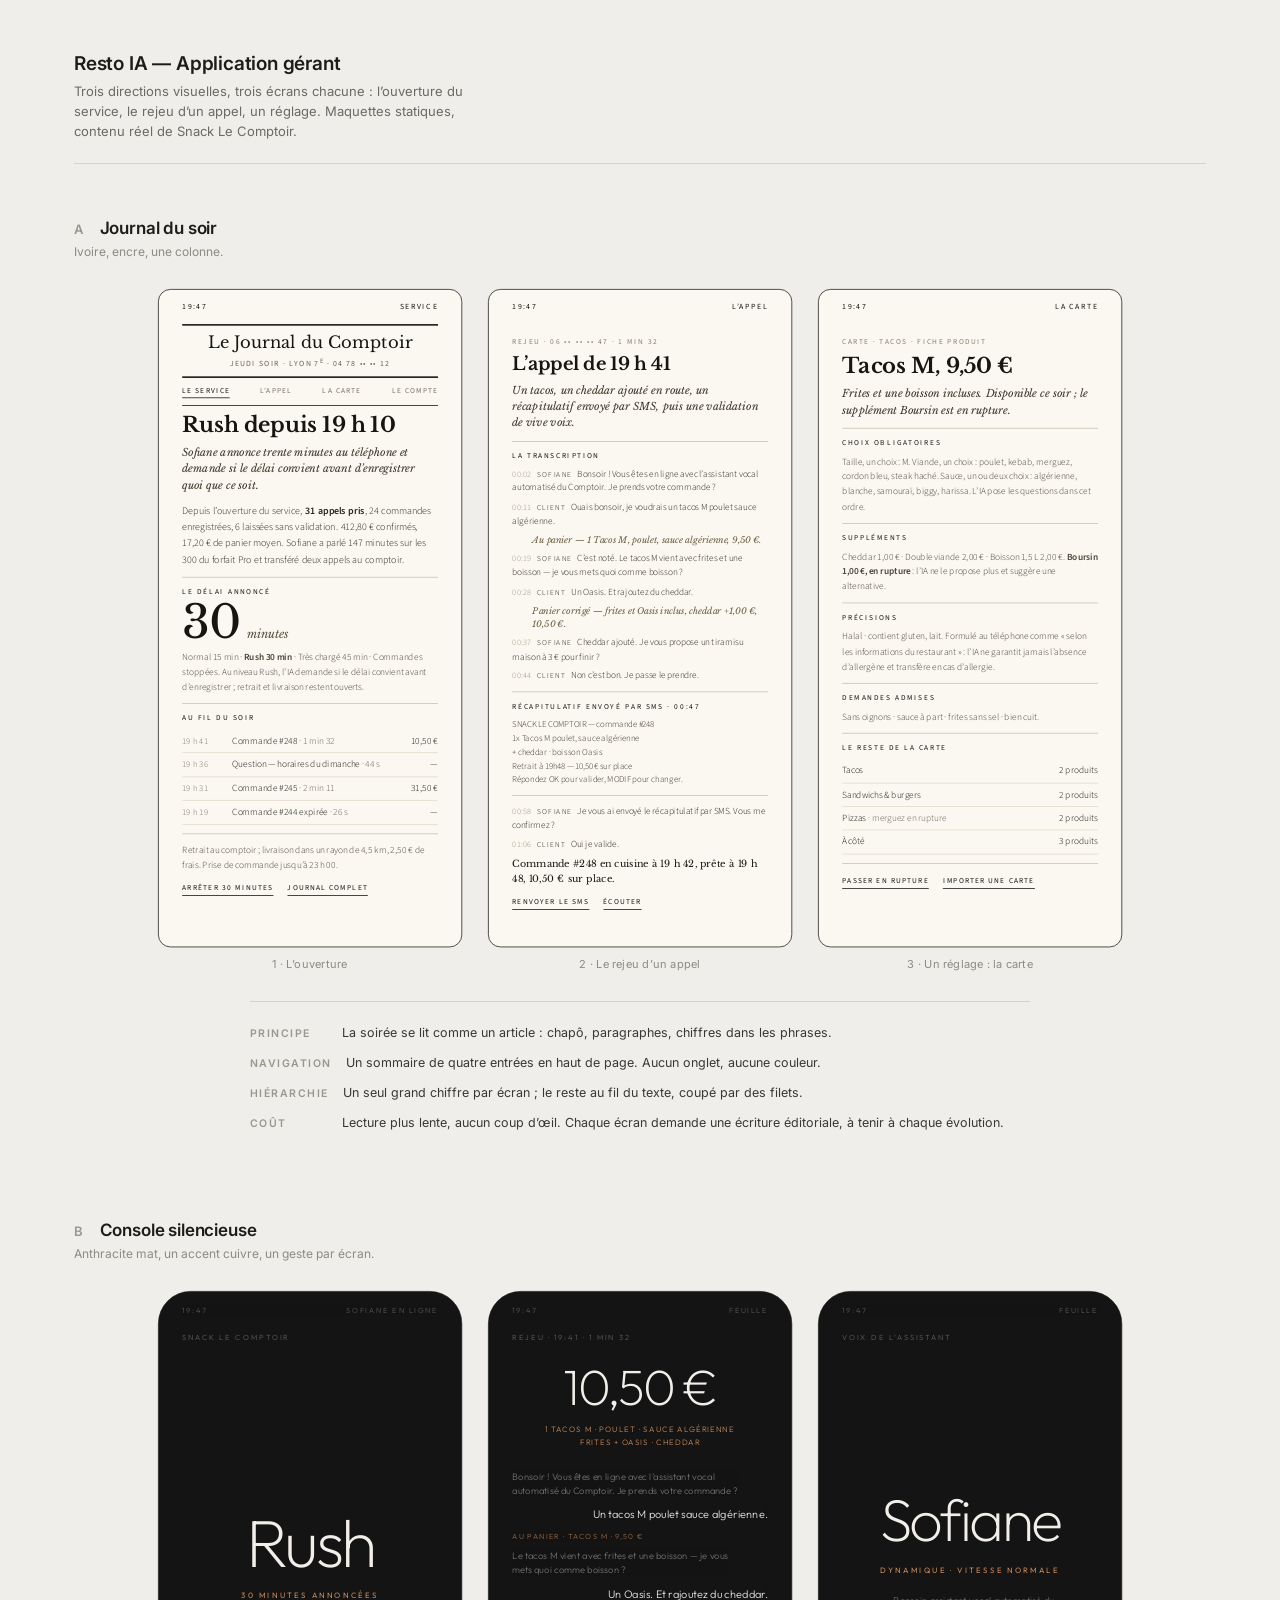
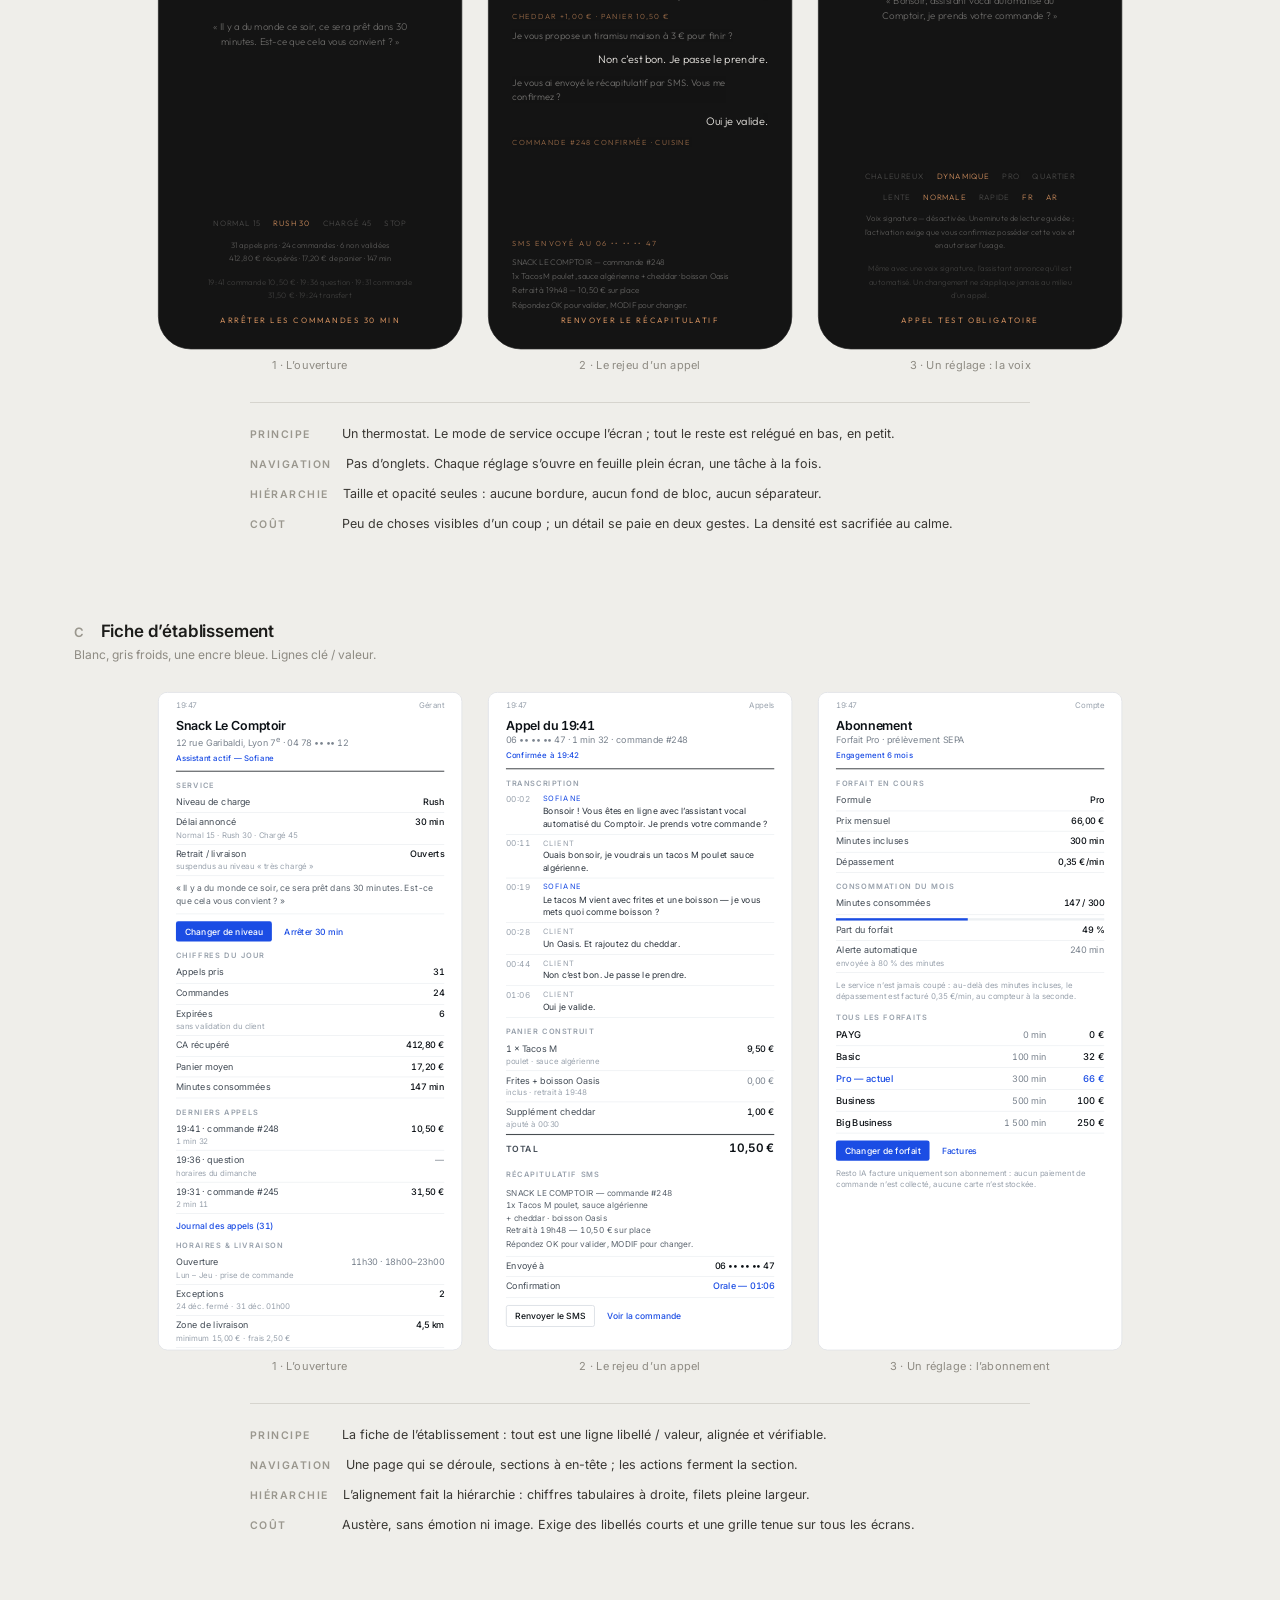
<file: directions/gerant.html>
<!DOCTYPE html>
<html lang="fr">
<head>
<meta charset="utf-8">
<meta name="viewport" content="width=device-width, initial-scale=1">
<title>Resto IA — Application gérant · trois directions</title>
<link rel="preconnect" href="https://fonts.googleapis.com">
<link rel="preconnect" href="https://fonts.gstatic.com" crossorigin>
<link href="https://fonts.googleapis.com/css2?family=Inter:wght@400;500;600&family=Libre+Baskerville:ital,wght@0,400;0,700;1,400&family=Outfit:wght@200;300;400;500&family=Source+Sans+3:wght@300;400;600&display=swap" rel="stylesheet">
<style>
/* =====================================================================
   PLANCHE — chrome neutre. Ne doit rien apporter aux maquettes.
   ===================================================================== */
*{box-sizing:border-box}
html,body{margin:0;padding:0}
body{
  background:#EFEEEA;color:#1C1C1A;
  font-family:Inter,-apple-system,BlinkMacSystemFont,"Segoe UI",sans-serif;
  -webkit-font-smoothing:antialiased;
}
.wrap{max-width:1180px;margin:0 auto;padding:52px 24px 110px}
.board-head{border-bottom:1px solid #D6D4CE;padding-bottom:22px;margin-bottom:54px}
.board-head h1{font-size:19px;font-weight:600;letter-spacing:-.01em;margin:0 0 6px}
.board-head p{font-size:13px;line-height:1.55;color:#6C6A63;margin:0;max-width:52ch}
.dir{margin-bottom:82px}
.dir-head{display:flex;align-items:baseline;gap:14px;margin-bottom:6px}
.dir-letter{font-size:13px;font-weight:600;letter-spacing:.2em;color:#9A978E}
.dir-name{font-size:17px;font-weight:600;letter-spacing:-.01em}
.dir-meta{font-size:12px;color:#8E8B83;margin:0 0 30px}

.screens{display:flex;flex-wrap:wrap;gap:26px;justify-content:center;align-items:flex-start}
.unit{display:flex;flex-direction:column;gap:9px;width:calc(390px * var(--k))}
.slot{width:calc(390px * var(--k));height:calc(844px * var(--k))}
.cap{font-size:11px;color:#8E8B83;letter-spacing:.02em;text-align:center}
.dev{width:390px;height:844px;transform:scale(var(--k));transform-origin:top left;overflow:hidden;position:relative}

:root{--k:.78}
@media (max-width:1150px){:root{--k:.64}}
@media (max-width:900px){:root{--k:.84}.wrap{padding:36px 16px 80px}.dir{margin-bottom:64px}}

.notes{margin:30px auto 0;max-width:780px;border-top:1px solid #D6D4CE;padding-top:16px}
.notes div{display:flex;gap:14px;font-size:12.5px;line-height:1.6;padding:5px 0}
.notes b{flex:0 0 78px;font-weight:600;color:#9A978E;font-size:10.5px;letter-spacing:.14em;text-transform:uppercase;padding-top:3px}
.notes span{color:#3A3834}

/* =====================================================================
   DIRECTION A — « Journal du soir ». Ivoire, encre, une colonne,
   filets pleine largeur. Aucun bloc, aucune ombre, aucun arrondi.
   ===================================================================== */
.ph-a{border-radius:16px;border:1px solid #23211C;background:#FBF8F2}
.a-page{height:100%;overflow:hidden;padding:0 30px 24px;color:#17150F;
  font-family:"Source Sans 3",sans-serif}
.a-status{display:flex;justify-content:space-between;align-items:center;
  height:44px;font-size:10px;letter-spacing:.2em;text-transform:uppercase;color:#17150F}
.a-mast{text-align:center}
.a-rulefat{border-top:2px solid #17150F}
.a-rule{border-top:1px solid #C9C1AE;margin:11px 0}
.a-mast-name{font-family:"Libre Baskerville",Georgia,serif;font-size:21px;letter-spacing:.01em;padding:9px 0 4px}
.a-mast-sub{font-size:10px;letter-spacing:.17em;text-transform:uppercase;color:#6B6353;padding-bottom:9px}
.a-som{display:flex;justify-content:space-between;padding:9px 0;border-bottom:1px solid #17150F}
.a-som a{font-size:9.5px;letter-spacing:.17em;text-transform:uppercase;color:#7A7263;text-decoration:none}
.a-som a.on{color:#17150F;border-bottom:1.5px solid #17150F;padding-bottom:2px}
.a-eyebrow{font-size:9.5px;letter-spacing:.22em;text-transform:uppercase;color:#8A7F68;margin:16px 0 8px}
.a-h1{font-family:"Libre Baskerville",Georgia,serif;font-weight:700;font-size:27px;
  line-height:1.2;letter-spacing:-.01em;margin:8px 0 8px}
.a-h1.sm{font-size:23px}
.a-chapo{font-family:"Libre Baskerville",Georgia,serif;font-style:italic;font-size:13.5px;
  line-height:1.58;color:#3B3527;margin:0 0 12px}
.a-p{font-size:12.8px;line-height:1.62;color:#2A251A;margin:0 0 9px;font-weight:300}
.a-p b{font-weight:600}
.a-p.small{font-size:12px;line-height:1.6;color:#4A4335}
.a-inter{font-size:9.5px;letter-spacing:.24em;text-transform:uppercase;color:#17150F;margin:0 0 8px}
.a-fig{display:flex;align-items:baseline;gap:9px;margin:0 0 10px}
.a-fig-n{font-family:"Libre Baskerville",Georgia,serif;font-size:58px;line-height:.86;letter-spacing:-.03em}
.a-fig-u{font-family:"Libre Baskerville",Georgia,serif;font-style:italic;font-size:15px;color:#5C5343}
.a-jline{display:flex;gap:12px;font-size:12px;line-height:1.45;padding:6px 0;
  border-bottom:1px solid #E2DBC8;font-weight:300}
.a-jline:last-child{border-bottom:0}
.a-jt{flex:0 0 52px;font-variant-numeric:tabular-nums;color:#7A7263;font-size:11px;letter-spacing:.04em;padding-top:1px}
.a-jx{flex:1}
.a-jx i{font-style:normal;color:#6B6353}
.a-jv{font-variant-numeric:tabular-nums;color:#17150F}
.a-actions{display:flex;flex-wrap:wrap;gap:18px;padding-top:4px}
.a-actions a{font-size:9.5px;letter-spacing:.18em;text-transform:uppercase;color:#17150F;
  text-decoration:none;border-bottom:1px solid #17150F;padding-bottom:2px}
/* transcription en dialogue de journal */
.a-line{font-size:11.9px;line-height:1.5;margin:0 0 7px;font-weight:300;color:#2A251A}
.a-t{font-variant-numeric:tabular-nums;color:#9A9179;font-size:10.5px;letter-spacing:.06em;margin-right:7px}
.a-who{font-size:9.5px;letter-spacing:.17em;text-transform:uppercase;color:#17150F;margin-right:6px}
.a-cart{font-family:"Libre Baskerville",Georgia,serif;font-style:italic;font-size:11.3px;
  line-height:1.45;color:#6B5E42;margin:0 0 7px;padding-left:26px}
.a-sms{font-size:11.3px;line-height:1.55;color:#3B3527;white-space:pre-line;font-weight:300;margin:0 0 8px}
.a-end{font-family:"Libre Baskerville",Georgia,serif;font-size:12.2px;line-height:1.5;margin:0 0 10px}

/* =====================================================================
   DIRECTION B — « Console silencieuse ». Anthracite mat, un seul
   accent cuivre. Hiérarchie par la taille et l'opacité, rien d'autre.
   ===================================================================== */
.ph-b{border-radius:42px;border:1px solid #2B2B2B;background:#141414}
.b-page{height:100%;overflow:hidden;background:#141414;color:#F2EFEA;
  font-family:Outfit,sans-serif;display:flex;flex-direction:column;padding:0 30px 30px}
.b-status{height:46px;display:flex;align-items:center;justify-content:space-between;
  font-size:9.5px;letter-spacing:.22em;text-transform:uppercase;opacity:.3;font-weight:300}
.b-top{font-size:9.5px;letter-spacing:.26em;text-transform:uppercase;opacity:.34;font-weight:300;padding-top:6px}
.b-center{flex:1;display:flex;flex-direction:column;justify-content:center;align-items:center;text-align:center}
.b-mode{font-size:86px;font-weight:200;letter-spacing:-.045em;line-height:.95}
.b-mode.mid{font-size:70px}
.b-delay{font-size:10px;letter-spacing:.28em;text-transform:uppercase;color:#C98A5B;margin-top:20px;font-weight:400}
.b-say{font-size:12.5px;line-height:1.6;opacity:.38;font-weight:300;max-width:250px;margin-top:22px}
.b-foot{display:flex;flex-direction:column;gap:13px;align-items:center;text-align:center}
.b-dial{display:flex;gap:16px;justify-content:center;flex-wrap:wrap;
  font-size:10px;letter-spacing:.1em;text-transform:uppercase;font-weight:300}
.b-dial span{opacity:.24}
.b-dial span.on{opacity:1;color:#C98A5B}
.b-micro{font-size:10px;line-height:1.7;opacity:.3;font-weight:300;letter-spacing:.02em;max-width:280px}
.b-micro.dim{opacity:.18}
.b-act{font-size:10px;letter-spacing:.24em;text-transform:uppercase;color:#C98A5B;font-weight:400;padding-top:4px}
/* feuille de rejeu */
.b-total{font-size:64px;font-weight:200;letter-spacing:-.04em;line-height:1;text-align:center;padding-top:26px}
.b-basket{font-size:10px;letter-spacing:.14em;text-transform:uppercase;color:#C98A5B;
  text-align:center;margin-top:14px;font-weight:300;line-height:1.7}
.b-tr{flex:1;padding-top:26px;display:flex;flex-direction:column;gap:11px;overflow:hidden}
.b-bot{font-size:12px;line-height:1.52;opacity:.42;font-weight:300;margin:0;max-width:290px}
.b-me{font-size:14px;line-height:1.45;opacity:.95;font-weight:300;margin:0 0 0 auto;max-width:280px;text-align:right}
.b-sys{font-size:9.5px;letter-spacing:.16em;text-transform:uppercase;color:#C98A5B;opacity:.72;margin:0;font-weight:300}
.b-smslab{font-size:9.5px;letter-spacing:.24em;text-transform:uppercase;color:#C98A5B;opacity:.8;margin:0 0 9px;font-weight:300}
.b-sms{font-size:10.5px;line-height:1.75;opacity:.34;font-weight:300;white-space:pre-line;margin:0}
.b-block{padding-top:18px}
.b-name{font-size:76px;font-weight:200;letter-spacing:-.045em;line-height:1}

/* =====================================================================
   DIRECTION C — « Fiche d'établissement ». Blanc pur, gris froids,
   une encre bleue. Grille stricte, lignes clé / valeur, filets.
   ===================================================================== */
.ph-c{border-radius:12px;border:1px solid #DCDFE5;background:#FFFFFF}
.c-page{height:100%;overflow:hidden;background:#fff;color:#0C1116;
  font-family:Inter,sans-serif;padding:0 22px 6px;font-feature-settings:"tnum" 1}
.c-status{height:32px;display:flex;align-items:center;justify-content:space-between;
  font-size:10px;color:#9AA3AE;font-variant-numeric:tabular-nums}
.c-head{padding:0 0 9px;border-bottom:1px solid #0C1116}
.c-title{font-size:16px;font-weight:600;letter-spacing:-.015em;margin:0 0 2px}
.c-subtitle{font-size:11.5px;color:#7A838E;margin:0}
.c-tag{font-size:10px;color:#1B4DE4;font-weight:500;letter-spacing:.02em;margin-top:4px;display:inline-block}
.c-sec{font-size:9.5px;letter-spacing:.14em;text-transform:uppercase;color:#98A1AC;
  font-weight:600;padding:12px 0 4px}
.c-row{display:flex;justify-content:space-between;align-items:baseline;gap:14px;
  padding:5px 0;border-bottom:1px solid #EDF0F3}
.c-k{font-size:11.5px;line-height:1.35;color:#434C56;display:flex;flex-direction:column;gap:1px}
.c-k em{font-style:normal;font-size:10px;line-height:1.3;color:#9AA3AE}
.c-v{font-size:11.5px;font-weight:500;color:#0C1116;font-variant-numeric:tabular-nums;
  text-align:right;white-space:nowrap}
.c-v.blue{color:#1B4DE4}
.c-v.mute{font-weight:400;color:#7A838E}
.c-full{font-size:11px;line-height:1.55;color:#5C656F;padding:7px 0;border-bottom:1px solid #EDF0F3}
.c-note{font-size:10px;line-height:1.55;color:#98A1AC;padding:8px 0 0}
.c-act{display:flex;align-items:center;gap:16px;padding:9px 0 0}
.c-btn{font-family:inherit;font-size:11px;font-weight:500;color:#fff;background:#1B4DE4;
  border:0;border-radius:3px;padding:6px 11px;letter-spacing:.01em}
.c-btn.ghost{background:#fff;color:#0C1116;border:1px solid #D5DAE1}
.c-lnk{font-size:11px;color:#1B4DE4;text-decoration:none;font-weight:500}
.c-tr{display:grid;grid-template-columns:38px 1fr;gap:9px;padding:4px 0;border-bottom:1px solid #EDF0F3}
.c-tt{font-size:10.5px;color:#9AA3AE;font-variant-numeric:tabular-nums;padding-top:1px}
.c-tx{font-size:11px;line-height:1.45;color:#2B333C}
.c-tx em{display:block;font-style:normal;font-size:9.5px;letter-spacing:.12em;
  text-transform:uppercase;color:#98A1AC;margin-bottom:2px}
.c-tx.ai em{color:#1B4DE4}
.c-pre{font-size:10.5px;line-height:1.55;color:#5C656F;white-space:pre-line;
  padding:7px 0;border-bottom:1px solid #EDF0F3}
.c-tot{display:flex;justify-content:space-between;align-items:baseline;padding:7px 0;border-top:1px solid #0C1116}
.c-tot span:first-child{font-size:11px;letter-spacing:.12em;text-transform:uppercase;color:#434C56;font-weight:600}
.c-tot span:last-child{font-size:15px;font-weight:600;font-variant-numeric:tabular-nums}
.c-3{display:grid;grid-template-columns:1fr auto auto;gap:14px;align-items:baseline;
  padding:6px 0;border-bottom:1px solid #EDF0F3}
.c-3 b{font-size:12px;font-weight:500}
.c-3 i{font-style:normal;font-size:11.5px;color:#7A838E;font-variant-numeric:tabular-nums;text-align:right;min-width:56px}
.c-3 u{text-decoration:none;font-size:12px;font-weight:500;font-variant-numeric:tabular-nums;text-align:right;min-width:60px}
.c-3.on b,.c-3.on u{color:#1B4DE4}
.c-bar{height:3px;background:#EDF0F3;margin:4px 0 0;position:relative}
.c-bar span{position:absolute;left:0;top:0;bottom:0;width:49%;background:#1B4DE4}
</style>
</head>
<body>
<div class="wrap">

  <div class="board-head">
    <h1>Resto IA — Application gérant</h1>
    <p>Trois directions visuelles, trois écrans chacune : l’ouverture du service, le rejeu d’un appel, un réglage. Maquettes statiques, contenu réel de Snack Le Comptoir.</p>
  </div>

  <!-- ==================================================================
       A — JOURNAL DU SOIR
       ================================================================== -->
  <section class="dir">
    <div class="dir-head"><span class="dir-letter">A</span><span class="dir-name">Journal du soir</span></div>
    <p class="dir-meta">Ivoire, encre, une colonne.</p>

    <div class="screens">

      <!-- A1 · ouverture -->
      <div class="unit">
        <div class="slot"><div class="dev ph-a"><div class="a-page">
          <div class="a-status"><span>19:47</span><span>Service</span></div>
          <div class="a-mast">
            <div class="a-rulefat"></div>
            <div class="a-mast-name">Le Journal du Comptoir</div>
            <div class="a-mast-sub">Jeudi soir · Lyon 7<sup>e</sup> · 04 78 •• •• 12</div>
            <div class="a-rulefat"></div>
          </div>
          <nav class="a-som">
            <a class="on">Le service</a><a>L’appel</a><a>La carte</a><a>Le compte</a>
          </nav>

          <h1 class="a-h1">Rush depuis 19 h 10</h1>
          <p class="a-chapo">Sofiane annonce trente minutes au téléphone et demande si le délai convient avant d’enregistrer quoi que ce soit.</p>
          <p class="a-p">Depuis l’ouverture du service, <b>31 appels pris</b>, 24 commandes enregistrées, 6 laissées sans validation. 412,80 € confirmés, 17,20 € de panier moyen. Sofiane a parlé 147 minutes sur les 300 du forfait Pro et transféré deux appels au comptoir.</p>

          <div class="a-rule"></div>
          <div class="a-inter">Le délai annoncé</div>
          <div class="a-fig"><span class="a-fig-n">30</span><span class="a-fig-u">minutes</span></div>
          <p class="a-p small">Normal 15 min · <b>Rush 30 min</b> · Très chargé 45 min · Commandes stoppées. Au niveau Rush, l’IA demande si le délai convient avant d’enregistrer ; retrait et livraison restent ouverts.</p>

          <div class="a-rule"></div>
          <div class="a-inter">Au fil du soir</div>
          <div class="a-jline"><span class="a-jt">19 h 41</span><span class="a-jx">Commande #248 <i>· 1 min 32</i></span><span class="a-jv">10,50 €</span></div>
          <div class="a-jline"><span class="a-jt">19 h 36</span><span class="a-jx">Question — horaires du dimanche <i>· 44 s</i></span><span class="a-jv">—</span></div>
          <div class="a-jline"><span class="a-jt">19 h 31</span><span class="a-jx">Commande #245 <i>· 2 min 11</i></span><span class="a-jv">31,50 €</span></div>
          <div class="a-jline"><span class="a-jt">19 h 19</span><span class="a-jx">Commande #244 expirée <i>· 26 s</i></span><span class="a-jv">—</span></div>

          <div class="a-rule"></div>
          <p class="a-p small">Retrait au comptoir ; livraison dans un rayon de 4,5 km, 2,50 € de frais. Prise de commande jusqu’à 23 h 00.</p>
          <div class="a-actions"><a>Arrêter 30 minutes</a><a>Journal complet</a></div>
        </div></div></div>
        <div class="cap">1 · L’ouverture</div>
      </div>

      <!-- A2 · rejeu d'appel -->
      <div class="unit">
        <div class="slot"><div class="dev ph-a"><div class="a-page">
          <div class="a-status"><span>19:47</span><span>L’appel</span></div>
          <div class="a-eyebrow">Rejeu · 06 •• •• •• 47 · 1 min 32</div>
          <h1 class="a-h1 sm">L’appel de 19 h 41</h1>
          <p class="a-chapo">Un tacos, un cheddar ajouté en route, un récapitulatif envoyé par SMS, puis une validation de vive voix.</p>
          <div class="a-rule"></div>
          <div class="a-inter">La transcription</div>

          <p class="a-line"><span class="a-t">00:02</span><span class="a-who">Sofiane</span>Bonsoir ! Vous êtes en ligne avec l’assistant vocal automatisé du Comptoir. Je prends votre commande ?</p>
          <p class="a-line"><span class="a-t">00:11</span><span class="a-who">Client</span>Ouais bonsoir, je voudrais un tacos M poulet sauce algérienne.</p>
          <p class="a-cart">Au panier — 1 Tacos M, poulet, sauce algérienne, 9,50 €.</p>
          <p class="a-line"><span class="a-t">00:19</span><span class="a-who">Sofiane</span>C’est noté. Le tacos M vient avec frites et une boisson — je vous mets quoi comme boisson ?</p>
          <p class="a-line"><span class="a-t">00:28</span><span class="a-who">Client</span>Un Oasis. Et rajoutez du cheddar.</p>
          <p class="a-cart">Panier corrigé — frites et Oasis inclus, cheddar +1,00 €, 10,50 €.</p>
          <p class="a-line"><span class="a-t">00:37</span><span class="a-who">Sofiane</span>Cheddar ajouté. Je vous propose un tiramisu maison à 3 € pour finir ?</p>
          <p class="a-line"><span class="a-t">00:44</span><span class="a-who">Client</span>Non c’est bon. Je passe le prendre.</p>

          <div class="a-rule"></div>
          <div class="a-inter">Récapitulatif envoyé par SMS · 00:47</div>
          <p class="a-sms">SNACK LE COMPTOIR — commande #248
1x Tacos M poulet, sauce algérienne
   + cheddar · boisson Oasis
Retrait à 19h48 — 10,50 € sur place
Répondez OK pour valider, MODIF pour changer.</p>
          <div class="a-rule"></div>

          <p class="a-line"><span class="a-t">00:58</span><span class="a-who">Sofiane</span>Je vous ai envoyé le récapitulatif par SMS. Vous me confirmez ?</p>
          <p class="a-line"><span class="a-t">01:06</span><span class="a-who">Client</span>Oui je valide.</p>
          <p class="a-end">Commande #248 en cuisine à 19 h 42, prête à 19 h 48, 10,50 € sur place.</p>
          <div class="a-actions"><a>Renvoyer le SMS</a><a>Écouter</a></div>
        </div></div></div>
        <div class="cap">2 · Le rejeu d’un appel</div>
      </div>

      <!-- A3 · la carte -->
      <div class="unit">
        <div class="slot"><div class="dev ph-a"><div class="a-page">
          <div class="a-status"><span>19:47</span><span>La carte</span></div>
          <div class="a-eyebrow">Carte · Tacos · fiche produit</div>
          <h1 class="a-h1">Tacos M, 9,50 €</h1>
          <p class="a-chapo">Frites et une boisson incluses. Disponible ce soir ; le supplément Boursin est en rupture.</p>
          <div class="a-rule"></div>

          <div class="a-inter">Choix obligatoires</div>
          <p class="a-p small">Taille, un choix : M. Viande, un choix : poulet, kebab, merguez, cordon bleu, steak haché. Sauce, un ou deux choix : algérienne, blanche, samouraï, biggy, harissa. L’IA pose les questions dans cet ordre.</p>
          <div class="a-rule"></div>

          <div class="a-inter">Suppléments</div>
          <p class="a-p small">Cheddar 1,00 € · Double viande 2,00 € · Boisson 1,5 L 2,00 €. <b>Boursin 1,00 €, en rupture</b> : l’IA ne le propose plus et suggère une alternative.</p>
          <div class="a-rule"></div>

          <div class="a-inter">Précisions</div>
          <p class="a-p small">Halal · contient gluten, lait. Formulé au téléphone comme « selon les informations du restaurant » : l’IA ne garantit jamais l’absence d’allergène et transfère en cas d’allergie.</p>
          <div class="a-rule"></div>

          <div class="a-inter">Demandes admises</div>
          <p class="a-p small">Sans oignons · sauce à part · frites sans sel · bien cuit.</p>
          <div class="a-rule"></div>

          <div class="a-inter">Le reste de la carte</div>
          <div class="a-jline"><span class="a-jx">Tacos</span><span class="a-jv">2 produits</span></div>
          <div class="a-jline"><span class="a-jx">Sandwichs &amp; burgers</span><span class="a-jv">2 produits</span></div>
          <div class="a-jline"><span class="a-jx">Pizzas <i>· merguez en rupture</i></span><span class="a-jv">2 produits</span></div>
          <div class="a-jline"><span class="a-jx">À côté</span><span class="a-jv">3 produits</span></div>
          <div class="a-rule"></div>
          <div class="a-actions"><a>Passer en rupture</a><a>Importer une carte</a></div>
        </div></div></div>
        <div class="cap">3 · Un réglage : la carte</div>
      </div>

    </div>

    <div class="notes">
      <div><b>Principe</b><span>La soirée se lit comme un article : chapô, paragraphes, chiffres dans les phrases.</span></div>
      <div><b>Navigation</b><span>Un sommaire de quatre entrées en haut de page. Aucun onglet, aucune couleur.</span></div>
      <div><b>Hiérarchie</b><span>Un seul grand chiffre par écran ; le reste au fil du texte, coupé par des filets.</span></div>
      <div><b>Coût</b><span>Lecture plus lente, aucun coup d’œil. Chaque écran demande une écriture éditoriale, à tenir à chaque évolution.</span></div>
    </div>
  </section>

  <!-- ==================================================================
       B — CONSOLE SILENCIEUSE
       ================================================================== -->
  <section class="dir">
    <div class="dir-head"><span class="dir-letter">B</span><span class="dir-name">Console silencieuse</span></div>
    <p class="dir-meta">Anthracite mat, un accent cuivre, un geste par écran.</p>

    <div class="screens">

      <!-- B1 · ouverture -->
      <div class="unit">
        <div class="slot"><div class="dev ph-b"><div class="b-page">
          <div class="b-status"><span>19:47</span><span>Sofiane en ligne</span></div>
          <div class="b-top">Snack Le Comptoir</div>
          <div class="b-center">
            <div class="b-mode">Rush</div>
            <div class="b-delay">30 minutes annoncées</div>
            <div class="b-say">« Il y a du monde ce soir, ce sera prêt dans 30 minutes. Est-ce que cela vous convient ? »</div>
          </div>
          <div class="b-foot">
            <div class="b-dial"><span>Normal 15</span><span class="on">Rush 30</span><span>Chargé 45</span><span>Stop</span></div>
            <div class="b-micro">31 appels pris · 24 commandes · 6 non validées<br>412,80 € récupérés · 17,20 € de panier · 147 min</div>
            <div class="b-micro dim">19:41 commande 10,50 € · 19:36 question · 19:31 commande 31,50 € · 19:24 transfert</div>
            <div class="b-act">Arrêter les commandes 30 min</div>
          </div>
        </div></div></div>
        <div class="cap">1 · L’ouverture</div>
      </div>

      <!-- B2 · rejeu d'appel -->
      <div class="unit">
        <div class="slot"><div class="dev ph-b"><div class="b-page">
          <div class="b-status"><span>19:47</span><span>Feuille</span></div>
          <div class="b-top">Rejeu · 19:41 · 1 min 32</div>
          <div class="b-total">10,50 €</div>
          <div class="b-basket">1 Tacos M · poulet · sauce algérienne<br>frites + Oasis · cheddar</div>
          <div class="b-tr">
            <p class="b-bot">Bonsoir ! Vous êtes en ligne avec l’assistant vocal automatisé du Comptoir. Je prends votre commande ?</p>
            <p class="b-me">Un tacos M poulet sauce algérienne.</p>
            <p class="b-sys">Au panier · Tacos M · 9,50 €</p>
            <p class="b-bot">Le tacos M vient avec frites et une boisson — je vous mets quoi comme boisson ?</p>
            <p class="b-me">Un Oasis. Et rajoutez du cheddar.</p>
            <p class="b-sys">Cheddar +1,00 € · panier 10,50 €</p>
            <p class="b-bot">Je vous propose un tiramisu maison à 3 € pour finir ?</p>
            <p class="b-me">Non c’est bon. Je passe le prendre.</p>
            <p class="b-bot">Je vous ai envoyé le récapitulatif par SMS. Vous me confirmez ?</p>
            <p class="b-me">Oui je valide.</p>
            <p class="b-sys">Commande #248 confirmée · cuisine</p>
          </div>
          <div class="b-block">
            <p class="b-smslab">SMS envoyé au 06 •• •• •• 47</p>
            <p class="b-sms">SNACK LE COMPTOIR — commande #248
1x Tacos M poulet, sauce algérienne + cheddar · boisson Oasis
Retrait à 19h48 — 10,50 € sur place
Répondez OK pour valider, MODIF pour changer.</p>
          </div>
          <div class="b-foot"><div class="b-act">Renvoyer le récapitulatif</div></div>
        </div></div></div>
        <div class="cap">2 · Le rejeu d’un appel</div>
      </div>

      <!-- B3 · la voix -->
      <div class="unit">
        <div class="slot"><div class="dev ph-b"><div class="b-page">
          <div class="b-status"><span>19:47</span><span>Feuille</span></div>
          <div class="b-top">Voix de l’assistant</div>
          <div class="b-center">
            <div class="b-name">Sofiane</div>
            <div class="b-delay">Dynamique · vitesse normale</div>
            <div class="b-say">« Bonsoir, assistant vocal automatisé du Comptoir, je prends votre commande ? »</div>
          </div>
          <div class="b-foot">
            <div class="b-dial"><span>Chaleureux</span><span class="on">Dynamique</span><span>Pro</span><span>Quartier</span></div>
            <div class="b-dial"><span>Lente</span><span class="on">Normale</span><span>Rapide</span><span class="on">FR</span><span class="on">AR</span></div>
            <div class="b-micro">Voix signature — désactivée. Une minute de lecture guidée ; l’activation exige que vous confirmiez posséder cette voix et en autoriser l’usage.</div>
            <div class="b-micro dim">Même avec une voix signature, l’assistant annonce qu’il est automatisé. Un changement ne s’applique jamais au milieu d’un appel.</div>
            <div class="b-act">Appel test obligatoire</div>
          </div>
        </div></div></div>
        <div class="cap">3 · Un réglage : la voix</div>
      </div>

    </div>

    <div class="notes">
      <div><b>Principe</b><span>Un thermostat. Le mode de service occupe l’écran ; tout le reste est relégué en bas, en petit.</span></div>
      <div><b>Navigation</b><span>Pas d’onglets. Chaque réglage s’ouvre en feuille plein écran, une tâche à la fois.</span></div>
      <div><b>Hiérarchie</b><span>Taille et opacité seules : aucune bordure, aucun fond de bloc, aucun séparateur.</span></div>
      <div><b>Coût</b><span>Peu de choses visibles d’un coup ; un détail se paie en deux gestes. La densité est sacrifiée au calme.</span></div>
    </div>
  </section>

  <!-- ==================================================================
       C — FICHE D'ÉTABLISSEMENT
       ================================================================== -->
  <section class="dir">
    <div class="dir-head"><span class="dir-letter">C</span><span class="dir-name">Fiche d’établissement</span></div>
    <p class="dir-meta">Blanc, gris froids, une encre bleue. Lignes clé / valeur.</p>

    <div class="screens">

      <!-- C1 · ouverture -->
      <div class="unit">
        <div class="slot"><div class="dev ph-c"><div class="c-page">
          <div class="c-status"><span>19:47</span><span>Gérant</span></div>
          <div class="c-head">
            <h2 class="c-title">Snack Le Comptoir</h2>
            <p class="c-subtitle">12 rue Garibaldi, Lyon 7<sup>e</sup> · 04 78 •• •• 12</p>
            <span class="c-tag">Assistant actif — Sofiane</span>
          </div>

          <div class="c-sec">Service</div>
          <div class="c-row"><span class="c-k">Niveau de charge</span><span class="c-v">Rush</span></div>
          <div class="c-row"><span class="c-k">Délai annoncé<em>Normal 15 · Rush 30 · Chargé 45</em></span><span class="c-v">30 min</span></div>
          <div class="c-row"><span class="c-k">Retrait / livraison<em>suspendus au niveau « très chargé »</em></span><span class="c-v">Ouverts</span></div>
          <div class="c-full">« Il y a du monde ce soir, ce sera prêt dans 30 minutes. Est-ce que cela vous convient ? »</div>
          <div class="c-act"><button class="c-btn">Changer de niveau</button><a class="c-lnk">Arrêter 30 min</a></div>

          <div class="c-sec">Chiffres du jour</div>
          <div class="c-row"><span class="c-k">Appels pris</span><span class="c-v">31</span></div>
          <div class="c-row"><span class="c-k">Commandes</span><span class="c-v">24</span></div>
          <div class="c-row"><span class="c-k">Expirées<em>sans validation du client</em></span><span class="c-v">6</span></div>
          <div class="c-row"><span class="c-k">CA récupéré</span><span class="c-v">412,80 €</span></div>
          <div class="c-row"><span class="c-k">Panier moyen</span><span class="c-v">17,20 €</span></div>
          <div class="c-row"><span class="c-k">Minutes consommées</span><span class="c-v">147 min</span></div>

          <div class="c-sec">Derniers appels</div>
          <div class="c-row"><span class="c-k">19:41 · commande #248<em>1 min 32</em></span><span class="c-v">10,50 €</span></div>
          <div class="c-row"><span class="c-k">19:36 · question<em>horaires du dimanche</em></span><span class="c-v mute">—</span></div>
          <div class="c-row"><span class="c-k">19:31 · commande #245<em>2 min 11</em></span><span class="c-v">31,50 €</span></div>
          <div class="c-act"><a class="c-lnk">Journal des appels (31)</a></div>

          <div class="c-sec">Horaires &amp; livraison</div>
          <div class="c-row"><span class="c-k">Ouverture<em>Lun – Jeu · prise de commande</em></span><span class="c-v mute">11h30 · 18h00–23h00</span></div>
          <div class="c-row"><span class="c-k">Exceptions<em>24 déc. fermé · 31 déc. 01h00</em></span><span class="c-v">2</span></div>
          <div class="c-row"><span class="c-k">Zone de livraison<em>minimum 15,00 € · frais 2,50 €</em></span><span class="c-v">4,5 km</span></div>
        </div></div></div>
        <div class="cap">1 · L’ouverture</div>
      </div>

      <!-- C2 · rejeu d'appel -->
      <div class="unit">
        <div class="slot"><div class="dev ph-c"><div class="c-page">
          <div class="c-status"><span>19:47</span><span>Appels</span></div>
          <div class="c-head">
            <h2 class="c-title">Appel du 19:41</h2>
            <p class="c-subtitle">06 •• •• •• 47 · 1 min 32 · commande #248</p>
            <span class="c-tag">Confirmée à 19:42</span>
          </div>

          <div class="c-sec">Transcription</div>
          <div class="c-tr"><span class="c-tt">00:02</span><span class="c-tx ai"><em>Sofiane</em>Bonsoir ! Vous êtes en ligne avec l’assistant vocal automatisé du Comptoir. Je prends votre commande ?</span></div>
          <div class="c-tr"><span class="c-tt">00:11</span><span class="c-tx"><em>Client</em>Ouais bonsoir, je voudrais un tacos M poulet sauce algérienne.</span></div>
          <div class="c-tr"><span class="c-tt">00:19</span><span class="c-tx ai"><em>Sofiane</em>Le tacos M vient avec frites et une boisson — je vous mets quoi comme boisson ?</span></div>
          <div class="c-tr"><span class="c-tt">00:28</span><span class="c-tx"><em>Client</em>Un Oasis. Et rajoutez du cheddar.</span></div>
          <div class="c-tr"><span class="c-tt">00:44</span><span class="c-tx"><em>Client</em>Non c’est bon. Je passe le prendre.</span></div>
          <div class="c-tr"><span class="c-tt">01:06</span><span class="c-tx"><em>Client</em>Oui je valide.</span></div>

          <div class="c-sec">Panier construit</div>
          <div class="c-row"><span class="c-k">1 × Tacos M<em>poulet · sauce algérienne</em></span><span class="c-v">9,50 €</span></div>
          <div class="c-row"><span class="c-k">Frites + boisson Oasis<em>inclus · retrait à 19:48</em></span><span class="c-v mute">0,00 €</span></div>
          <div class="c-row"><span class="c-k">Supplément cheddar<em>ajouté à 00:30</em></span><span class="c-v">1,00 €</span></div>
          <div class="c-tot"><span>Total</span><span>10,50 €</span></div>

          <div class="c-sec">Récapitulatif SMS</div>
          <div class="c-pre">SNACK LE COMPTOIR — commande #248
1x Tacos M poulet, sauce algérienne
   + cheddar · boisson Oasis
Retrait à 19h48 — 10,50 € sur place
Répondez OK pour valider, MODIF pour changer.</div>
          <div class="c-row"><span class="c-k">Envoyé à</span><span class="c-v">06 •• •• •• 47</span></div>
          <div class="c-row"><span class="c-k">Confirmation</span><span class="c-v blue">Orale — 01:06</span></div>
          <div class="c-act"><button class="c-btn ghost">Renvoyer le SMS</button><a class="c-lnk">Voir la commande</a></div>
        </div></div></div>
        <div class="cap">2 · Le rejeu d’un appel</div>
      </div>

      <!-- C3 · abonnement -->
      <div class="unit">
        <div class="slot"><div class="dev ph-c"><div class="c-page">
          <div class="c-status"><span>19:47</span><span>Compte</span></div>
          <div class="c-head">
            <h2 class="c-title">Abonnement</h2>
            <p class="c-subtitle">Forfait Pro · prélèvement SEPA</p>
            <span class="c-tag">Engagement 6 mois</span>
          </div>

          <div class="c-sec">Forfait en cours</div>
          <div class="c-row"><span class="c-k">Formule</span><span class="c-v">Pro</span></div>
          <div class="c-row"><span class="c-k">Prix mensuel</span><span class="c-v">66,00 €</span></div>
          <div class="c-row"><span class="c-k">Minutes incluses</span><span class="c-v">300 min</span></div>
          <div class="c-row"><span class="c-k">Dépassement</span><span class="c-v">0,35 €/min</span></div>

          <div class="c-sec">Consommation du mois</div>
          <div class="c-row"><span class="c-k">Minutes consommées</span><span class="c-v">147 / 300</span></div>
          <div class="c-bar"><span></span></div>
          <div class="c-row"><span class="c-k">Part du forfait</span><span class="c-v">49 %</span></div>
          <div class="c-row"><span class="c-k">Alerte automatique<em>envoyée à 80 % des minutes</em></span><span class="c-v mute">240 min</span></div>
          <div class="c-note">Le service n’est jamais coupé : au-delà des minutes incluses, le dépassement est facturé 0,35 €/min, au compteur à la seconde.</div>

          <div class="c-sec">Tous les forfaits</div>
          <div class="c-3"><b>PAYG</b><i>0 min</i><u>0 €</u></div>
          <div class="c-3"><b>Basic</b><i>100 min</i><u>32 €</u></div>
          <div class="c-3 on"><b>Pro — actuel</b><i>300 min</i><u>66 €</u></div>
          <div class="c-3"><b>Business</b><i>500 min</i><u>100 €</u></div>
          <div class="c-3"><b>Big Business</b><i>1 500 min</i><u>250 €</u></div>
          <div class="c-act"><button class="c-btn">Changer de forfait</button><a class="c-lnk">Factures</a></div>

          <div class="c-note">Resto IA facture uniquement son abonnement : aucun paiement de commande n’est collecté, aucune carte n’est stockée.</div>
        </div></div></div>
        <div class="cap">3 · Un réglage : l’abonnement</div>
      </div>

    </div>

    <div class="notes">
      <div><b>Principe</b><span>La fiche de l’établissement : tout est une ligne libellé / valeur, alignée et vérifiable.</span></div>
      <div><b>Navigation</b><span>Une page qui se déroule, sections à en-tête ; les actions ferment la section.</span></div>
      <div><b>Hiérarchie</b><span>L’alignement fait la hiérarchie : chiffres tabulaires à droite, filets pleine largeur.</span></div>
      <div><b>Coût</b><span>Austère, sans émotion ni image. Exige des libellés courts et une grille tenue sur tous les écrans.</span></div>
    </div>
  </section>

</div>
</body>
</html>
</file>
<file: src/base.css>
/* =========================================================================
   Resto IA — socle.
   Ce fichier ne contient QUE ce qui n'appartient à aucune application :
   la scène, le châssis de l'appareil, l'écran d'accueil du téléphone et
   le toast système.

   Il n'y a ici aucun composant d'interface applicative — pas de carte, pas
   de pastille, pas de barre d'onglets, pas de bouton. Chaque application
   apporte sa propre feuille (cuisine.css, gerant.css, commercial.css) et
   ne partage rien avec les deux autres : c'est la règle de la refonte.
   ========================================================================= */

*{box-sizing:border-box}
html,body{height:100%}
body{
  margin:0;background:#0A0A0B;color:#EDEDEF;
  font-family:'Inter',system-ui,-apple-system,sans-serif;
  -webkit-font-smoothing:antialiased;-webkit-tap-highlight-color:transparent;
  display:flex;flex-direction:column;align-items:center;justify-content:center;
  gap:18px;padding:22px 16px;overflow-x:hidden;
}
button{font:inherit;color:inherit;background:none;border:0;cursor:pointer;padding:0}
:focus-visible{outline:2px solid #6E8BFF;outline-offset:3px}

/* ------------------------------- légende ------------------------------- */
.legend{
  font-family:'IBM Plex Mono',ui-monospace,monospace;font-size:11px;
  letter-spacing:.14em;text-transform:uppercase;color:#6F7076;
  display:flex;align-items:center;gap:9px;text-align:center;flex:none;
}
.legend i{width:5px;height:5px;border-radius:50%;background:#4ADE80;display:block}
.legend b{color:#9A9BA2;font-weight:500}

/* ------------------------------- châssis ------------------------------- */
.device{
  position:relative;flex:none;
  transform:scale(var(--k,1));transform-origin:center center;
  transition:width .34s cubic-bezier(.3,.8,.3,1), height .34s cubic-bezier(.3,.8,.3,1);
}
.device .bezel{
  position:absolute;inset:0;border-radius:var(--r,44px);
  background:linear-gradient(150deg,#232428,#0C0C0E 46%,#1B1C20);
  box-shadow:0 44px 90px -38px rgba(0,0,0,.95), 0 0 0 1px rgba(255,255,255,.07);
}
.device .glass{
  position:absolute;inset:var(--pad,10px);border-radius:calc(var(--r,44px) - var(--pad,10px));
  overflow:hidden;background:#000;display:flex;flex-direction:column;
}

/* téléphone 390 × 844 */
.device[data-format="phone"]{width:390px;height:844px;--r:46px;--pad:10px}
.device[data-format="phone"] .notch{
  position:absolute;top:10px;left:50%;transform:translateX(-50%);
  width:124px;height:26px;background:#000;border-radius:0 0 16px 16px;z-index:9;
}

/* tablette 1024 × 768, paysage — le vrai support en cuisine */
.device[data-format="tablet"]{width:1024px;height:768px;--r:26px;--pad:12px}
.device[data-format="tablet"] .notch{display:none}

/* la scène : tout l'intérieur de l'écran */
.scene{position:absolute;inset:0;display:flex;flex-direction:column;overflow:hidden;background:#000}

/* barre d'accueil : présente seulement sur le téléphone */
.homebar{
  position:absolute;left:0;right:0;bottom:0;height:22px;z-index:60;
  display:grid;place-items:center;
}
.device[data-format="tablet"] .homebar{height:18px}
.homebar i{
  width:128px;height:5px;border-radius:3px;background:rgba(255,255,255,.34);
  transition:background .2s,transform .15s;display:block;
}
.homebar:hover i{background:rgba(255,255,255,.62)}
.homebar:active i{transform:scaleX(.9)}

/* ---------------------------- écran d'accueil ---------------------------- */
.home{
  position:absolute;inset:0;z-index:20;display:flex;flex-direction:column;
  padding:14px 22px 0;
  background:
    radial-gradient(115% 70% at 50% -6%, #1C2B4A 0%, transparent 56%),
    radial-gradient(90% 55% at 12% 104%, #2A1F33 0%, transparent 62%),
    linear-gradient(170deg,#0D1017,#08090C 62%,#0E0B10);
  transition:opacity .3s ease, transform .38s cubic-bezier(.3,.8,.3,1), filter .3s ease;
}
.home.away{opacity:0;transform:scale(.94);filter:blur(2px);pointer-events:none}

.hstatus{
  flex:none;display:flex;align-items:center;justify-content:space-between;
  padding:6px 6px 0;font-size:13px;font-weight:600;color:#fff;letter-spacing:.01em;
  font-variant-numeric:tabular-nums;
}
.hstatus .r{display:flex;align-items:center;gap:6px;opacity:.9}
.hstatus svg{width:15px;height:15px}

.hgrid{
  display:grid;grid-template-columns:repeat(4,1fr);gap:20px 10px;
  padding:26px 0 0;align-content:start;flex:1;overflow:auto;scrollbar-width:none;
}
.hgrid::-webkit-scrollbar{display:none}
.happ{display:grid;justify-items:center;gap:7px}
.happ .ic{
  position:relative;width:60px;height:60px;border-radius:15px;display:grid;place-items:center;
  box-shadow:0 10px 22px -10px rgba(0,0,0,.9), inset 0 1px 0 rgba(255,255,255,.18);
  transition:transform .14s cubic-bezier(.3,.8,.3,1);
}
.happ button:active .ic{transform:scale(.9)}
.happ .ic svg{width:29px;height:29px}
.happ .lb{font-size:11px;color:rgba(255,255,255,.88);text-align:center;letter-spacing:.005em}
.happ.deco .ic{filter:saturate(.62) brightness(.7)}
.happ.deco .lb{color:rgba(255,255,255,.42)}
.happ .bdg{
  position:absolute;top:-5px;right:-6px;min-width:21px;height:21px;padding:0 6px;
  border-radius:11px;background:#FF453A;color:#fff;font-size:11.5px;font-weight:600;
  display:grid;place-items:center;box-shadow:0 0 0 2px #0B0D12;
}
.hdots{flex:none;display:flex;gap:6px;justify-content:center;padding:10px 0 12px}
.hdots i{width:6px;height:6px;border-radius:50%;background:rgba(255,255,255,.26)}
.hdots i.on{background:rgba(255,255,255,.8)}
.hdock{
  flex:none;display:grid;grid-template-columns:repeat(4,1fr);gap:10px;
  margin:0 -8px 26px;padding:12px 12px;border-radius:26px;
  background:rgba(255,255,255,.07);backdrop-filter:blur(16px);
}
.hdock .lb{display:none}

/* ------------------------------ toast système ------------------------------ */
.toast{
  position:absolute;left:50%;bottom:44px;transform:translate(-50%,10px);
  z-index:90;max-width:84%;padding:11px 16px;border-radius:11px;
  background:rgba(22,22,24,.96);color:#F4F4F5;font-size:13px;line-height:1.4;
  box-shadow:0 18px 44px -18px #000, 0 0 0 1px rgba(255,255,255,.1);
  opacity:0;pointer-events:none;transition:opacity .2s, transform .24s cubic-bezier(.3,.8,.3,1);
  text-align:center;
}
.toast.on{opacity:1;transform:translate(-50%,0)}

@media (prefers-reduced-motion:reduce){
  *,*::before,*::after{animation-duration:.01ms!important;transition-duration:.01ms!important}
}
</file>
<file: v1/src/theme.css>
/* =======================================================================
   Resto IA — couche visuelle reprise de devis60.
   1. la feuille de style de l'application      (devis60/src/app-html.js)
   2. les ajustements v2 du meme fichier        (animations, navigation)
   3. theme.js — la couche bleu nuit injectee par le Worker en production

   La « passe atelier » de devis60 a ete ECARTEE : elle force les boutons en
   dore avec des !important poses sur des selecteurs generiques
   ([class*='cta'], [class*='card']), ce qui rendait toute correction
   d'ergonomie impossible. Ce qui la remplace est dans skin.css.
   ======================================================================= */

/* ---------- 1. feuille de style de l'application ---------- */
  :root{
    --bg:#0B0A08; --surface:#151310; --surface-2:#1D1A15; --surface-3:#28241C;
    --ink:#F5EFE0; --ink-2:#C9BFA0; --ink-3:#8C8368;
    --rule:#2E2A1E; --rule-strong:#473F28;
    --accent:#DDB84A; --accent-ink:#F0CE72; --accent-soft:#2A2410; --accent-text:#191204; --accent-metal:linear-gradient(120deg,#FFF6DC 0%,#F0CE72 14%,#C9A227 30%,#8A6A18 44%,#DDB84A 58%,#FFF0C2 72%,#B8912A 88%,#F0CE72 100%);
    --warn:#D89350; --warn-soft:#332612;
    --bad:#E0776E; --bad-soft:#3A1E1B;
    --page:#000000; --bezel:#1A1712; --bezel-2:#000000;
    --subn-bg:#1B1B1B; --subn-bg-2:#222222; --subn-bg-3:#2A2A2A;
    --subn-ink:#F2F2F2; --subn-ink-2:#ADADAD; --subn-ink-3:#828282;
    --subn-border:#333333; --subn-border-strong:#454545;
    --subn-cta-bg:#F2F2F2; --subn-cta-ink:#141414;
    --f-display:"Playfair Display","Iowan Old Style",Georgia,serif;
    --f-body:"Montserrat","Segoe UI",Helvetica,Arial,sans-serif;
    --f-mono:"IBM Plex Mono",ui-monospace,"SF Mono",Menlo,monospace;
  }
  @media (prefers-color-scheme:dark){
    :root:not([data-theme="light"]){
      --bg:#080706; --surface:#121110; --surface-2:#1A1712; --surface-3:#242018;
      --ink:#F5EFE0; --ink-2:#C9BFA0; --ink-3:#8C8368;
      --rule:#2A261B; --rule-strong:#423B25;
      --accent:#DDB84A; --accent-ink:#F0CE72; --accent-soft:#241F0D; --accent-text:#191204; --accent-metal:linear-gradient(120deg,#FFF6DC 0%,#F0CE72 14%,#C9A227 30%,#8A6A18 44%,#DDB84A 58%,#FFF0C2 72%,#B8912A 88%,#F0CE72 100%);
      --warn:#D89350; --warn-soft:#332612;
      --bad:#E0776E; --bad-soft:#3A1E1B;
      --page:#000000; --bezel:#141210; --bezel-2:#000000;
      --subn-bg:#1B1B1B; --subn-bg-2:#222222; --subn-bg-3:#2A2A2A;
      --subn-ink:#F2F2F2; --subn-ink-2:#ADADAD; --subn-ink-3:#828282;
      --subn-border:#333333; --subn-border-strong:#454545;
      --subn-cta-bg:#F2F2F2; --subn-cta-ink:#141414;
    }
  }
  :root[data-theme="dark"]{
    --bg:#080706; --surface:#121110; --surface-2:#1A1712; --surface-3:#242018;
    --ink:#F5EFE0; --ink-2:#C9BFA0; --ink-3:#8C8368;
    --rule:#2A261B; --rule-strong:#423B25;
    --accent:#DDB84A; --accent-ink:#F0CE72; --accent-soft:#241F0D; --accent-text:#191204; --accent-metal:linear-gradient(120deg,#FFF6DC 0%,#F0CE72 14%,#C9A227 30%,#8A6A18 44%,#DDB84A 58%,#FFF0C2 72%,#B8912A 88%,#F0CE72 100%);
    --warn:#D89350; --warn-soft:#332612;
    --bad:#E0776E; --bad-soft:#3A1E1B;
    --page:#000000; --bezel:#141210; --bezel-2:#000000;
    --subn-bg:#1B1B1B; --subn-bg-2:#222222; --subn-bg-3:#2A2A2A;
    --subn-ink:#F2F2F2; --subn-ink-2:#ADADAD; --subn-ink-3:#828282;
    --subn-border:#333333; --subn-border-strong:#454545;
    --subn-cta-bg:#F2F2F2; --subn-cta-ink:#141414;
  }
  :root[data-theme="light"]{
    --bg:#F7F5EC; --surface:#FFFFFF; --surface-2:#F1EDDF; --surface-3:#E6E0CC;
    --ink:#211E15; --ink-2:#5C5640; --ink-3:#8C8368;
    --rule:#E4DFCC; --rule-strong:#CFC7A8;
    --accent:#B8912A; --accent-ink:#8A6A18; --accent-soft:#F6EDD2; --accent-text:#191204; --accent-metal:linear-gradient(120deg,#FFF6DC 0%,#F0CE72 14%,#C9A227 30%,#8A6A18 44%,#DDB84A 58%,#FFF0C2 72%,#B8912A 88%,#F0CE72 100%);
    --warn:#9E5A16; --warn-soft:#F5E9DA;
    --bad:#A63A3A; --bad-soft:#F5E4E2;
    --page:#EDE8D8; --bezel:#26241F; --bezel-2:#100F0D;
    --subn-bg:#FFFFFF; --subn-bg-2:#F3F3F3; --subn-bg-3:#E9E9E9;
    --subn-ink:#1A1A1A; --subn-ink-2:#5C5C5C; --subn-ink-3:#8A8A8A;
    --subn-border:#E2E2E2; --subn-border-strong:#CFCFCF;
    --subn-cta-bg:#1A1A1A; --subn-cta-ink:#FFFFFF;
  }

  *{box-sizing:border-box}
  body{background:var(--page);color:var(--ink);font-family:var(--f-body);margin:0;min-height:100vh;-webkit-font-smoothing:antialiased;display:flex;flex-direction:column;align-items:center;padding:26px 16px 40px;gap:12px}
  button{font-family:inherit}
  button:focus-visible,input:focus-visible{outline:2px solid var(--accent);outline-offset:2px}

  .caption{font-family:var(--f-mono);font-size:12.5px;letter-spacing:.08em;text-transform:uppercase;color:color-mix(in srgb, var(--ink) 45%, var(--page));display:flex;align-items:center;gap:8px;text-align:center}
  .caption .dot{width:6px;height:6px;border-radius:50%;background:var(--accent);flex:none;animation:pulse 2.2s ease-in-out infinite}
  @media (prefers-reduced-motion:reduce){ .caption .dot{animation:none} }
  @keyframes pulse{0%,100%{opacity:1}50%{opacity:.3}}

  .device{width:min(390px,100%);padding:11px;border-radius:40px;background:linear-gradient(160deg,var(--bezel),var(--bezel-2));box-shadow:0 30px 60px -25px rgba(0,0,0,.5),inset 0 0 0 1px rgba(255,255,255,.05);position:relative}
  .notch{position:absolute;top:11px;left:50%;transform:translateX(-50%);width:120px;height:24px;background:var(--bezel-2);border-radius:0 0 16px 16px;z-index:5}

  .viewport{width:100%;height:748px;border-radius:29px;overflow:hidden;position:relative;background:var(--bg)}
  .home,.screen{position:absolute;inset:0;display:flex;flex-direction:column}
  .home{z-index:1;background:
      radial-gradient(120% 90% at 15% 0%, #4a3c14 0%, transparent 55%),
      linear-gradient(165deg,#1a1610 0%,#100d09 45%,#000000 100%)}
  .screen{z-index:2;display:none;background:var(--bg);color:var(--ink);overflow:hidden}

  .statusbar{height:28px;flex:none;display:flex;align-items:center;justify-content:space-between;padding:0 26px;font-family:var(--f-mono);font-size:13.5px;font-weight:500;color:#fff}
  .screen .statusbar{color:var(--ink)}
  .statusbar .icons{display:flex;align-items:center;gap:5px}
  .statusbar svg{width:15px;height:15px}

  /* home screen */
  .iconsgrid{display:grid;grid-template-columns:repeat(3,1fr);gap:22px 10px;padding:22px 22px 0}
  .appicon{display:flex;flex-direction:column;align-items:center;gap:6px;cursor:pointer;position:relative;-webkit-tap-highlight-color:transparent;background:none;border:none;padding:0;font-family:inherit}
  .appicon .glyph{width:58px;height:58px;border-radius:16px;overflow:hidden;background:#1A1712;display:flex;align-items:center;justify-content:center;box-shadow:0 3px 8px rgba(0,0,0,.3);transition:transform .12s ease}
  .appicon:active .glyph{transform:scale(.88)}
  .appicon svg{width:27px;height:27px}
  .appicon .glyph .logo-metiers{width:100%;height:100%;display:block}
  .appicon span{font-size:12px;color:#fff;text-shadow:0 1px 3px rgba(0,0,0,.35);font-weight:500}
  .new-badge{position:absolute;top:-3px;right:10px;background:#FF5449;color:#fff;font-size:9px;font-family:var(--f-mono);font-weight:700;letter-spacing:.03em;border-radius:99px;padding:2px 6px;box-shadow:0 0 0 2px rgba(8,7,6,.9)}
  .dock{margin-top:auto;display:flex;justify-content:space-around;align-items:flex-start;padding:12px 20px 22px;background:rgba(255,255,255,.10);backdrop-filter:blur(10px);border-top:1px solid rgba(255,255,255,.08)}

  .homeind{position:absolute;left:50%;bottom:8px;transform:translateX(-50%);width:120px;height:5px;border-radius:99px;background:var(--ink-3);opacity:.4;cursor:pointer;z-index:8;border:none;padding:7px 0}
  .homeind::before{content:"";display:block;width:120px;height:5px;border-radius:99px;background:currentColor}
  .homeind:hover{opacity:.6}

  /* auth */
  .authlogo{display:flex;flex-direction:column;align-items:center;gap:10px;padding:26px 22px 6px}
  .authlogo .glyph{width:56px;height:56px;border-radius:16px;overflow:hidden;background:#1A1712;display:flex;align-items:center;justify-content:center;box-shadow:0 4px 12px rgba(0,0,0,.35)}
  .authlogo .glyph .logo-metiers{width:100%;height:100%;display:block}
  .authlogo b{font-family:var(--f-display);font-weight:600;font-size:18px}
  .authfield{margin:14px 22px 0}
  .flabel{font-size:13.5px;color:var(--ink-2);margin:0 0 6px;display:block}
  .authfield .field{width:100%}
  .authlink{text-align:center;font-size:14px;color:var(--ink-2);margin:16px 22px 0}
  .authlink b{color:var(--accent-ink);cursor:pointer;font-weight:600}

  /* formulaire d'inscription */
  .field-row{display:flex;gap:10px}
  .field-row .authfield{flex:1;margin-top:0}
  .selectwrap{position:relative}
  .selectwrap svg{position:absolute;right:14px;top:50%;transform:translateY(-50%);width:14px;height:14px;stroke:var(--ink-3);pointer-events:none}
  select.field{width:100%;appearance:none;-webkit-appearance:none;cursor:pointer;padding-right:34px}
  .fsection{font-family:var(--f-mono);font-size:12px;letter-spacing:.08em;text-transform:uppercase;color:var(--ink-3);margin:22px 22px 0}
  .fsection:first-of-type{margin-top:20px}
  @keyframes stepIn{from{opacity:0;transform:translateY(8px)}to{opacity:1;transform:translateY(0)}}
  .stepwrap{animation:stepIn .3s ease}
  @media (prefers-reduced-motion:reduce){ .stepwrap{animation:none} }

  /* wizard d'inscription multi-pages */
  .wdots{display:flex;gap:6px;margin-left:auto}
  .wdot{width:6px;height:6px;border-radius:3px;background:var(--rule-strong)}
  .wdot.done{background:var(--ink-3)}
  .wdot.on{background:var(--accent);width:16px}
  .wizhero{padding:6px 22px 4px}
  .logo-preview{width:84px;height:84px;border-radius:22px;margin:18px auto 4px;display:flex;align-items:center;justify-content:center;overflow:hidden;background:var(--accent-soft);border:1px solid var(--rule);flex:none}
  .logo-preview img{width:100%;height:100%;object-fit:cover}
  .logo-preview .ini{font-family:var(--f-display);font-weight:600;font-size:26px;color:#fff}
  .logo-actions{display:flex;justify-content:center;margin:14px 22px 0}
  .logo-swatchrow{display:flex;gap:10px;justify-content:center;flex-wrap:wrap;margin:18px 22px 0}
  .logo-swatch{width:32px;height:32px;border-radius:50%;border:2px solid transparent;cursor:pointer;padding:0}
  .logo-swatch.on{border-color:var(--ink)}
  .logo-hint{text-align:center;font-size:12.5px;color:var(--ink-3);margin:10px 22px 0}

  /* profil : menu et pages en lecture seule */
  .menu{background:var(--surface);border:1px solid var(--rule);border-radius:14px;margin:14px 22px 0;overflow:hidden}
  .menurow{display:flex;align-items:center;gap:12px;padding:13px 15px;border-bottom:1px solid var(--rule);cursor:pointer;background:none;border-left:none;border-right:none;border-top:none;width:100%;text-align:left;font-family:inherit}
  .menu .menurow:last-child{border-bottom:none}
  .menurow:hover{background:var(--surface-2)}
  .menurow .ico{width:34px;height:34px;border-radius:9px;background:var(--accent-soft);display:flex;align-items:center;justify-content:center;flex:none}
  .menurow .ico svg{width:16px;height:16px;stroke:var(--accent-ink)}
  .menurow .lbl{flex:1;font-size:16px;font-weight:500;color:var(--ink)}
  .menurow .chev{width:14px;height:14px;stroke:var(--ink-3);flex:none}

  /* CGU */
  .cgu-head{display:flex;flex-direction:column;align-items:center;gap:8px;padding:4px 22px 10px;text-align:center;border-bottom:1px solid var(--rule);margin-bottom:4px}
  .cgu-head .glyph{width:44px;height:44px;border-radius:13px;overflow:hidden;background:#1A1712;display:flex;align-items:center;justify-content:center}
  .cgu-head .glyph .logo-metiers{width:100%;height:100%;display:block}
  .cgu-head .brand{font-family:var(--f-mono);font-size:12px;letter-spacing:.08em;text-transform:uppercase;color:var(--ink-3);margin-top:2px}
  .cgu-meta{font-family:var(--f-mono);font-size:12px;color:var(--ink-3);margin-top:6px}
  .cgu-body{padding:6px 22px 24px}
  .cgu-sec{margin-top:18px}
  .cgu-sec h3{font-family:var(--f-display);font-weight:600;font-size:16.5px;margin:0 0 6px;color:var(--ink)}
  .cgu-sec p{font-size:14px;line-height:1.65;color:var(--ink-2);margin:0}

  .content{flex:1;min-height:0;overflow-y:auto;display:flex;flex-direction:column}
  .topbar{flex:none;padding:2px 22px 12px}
  .backrow{display:flex;align-items:center;gap:10px;margin-bottom:2px}
  .backbtn{width:30px;height:30px;border-radius:9px;border:1px solid var(--rule);background:var(--surface);display:flex;align-items:center;justify-content:center;flex:none;cursor:pointer;padding:0}
  .backbtn svg{width:15px;height:15px;stroke:var(--ink-2)}
  .eyebrow{font-family:var(--f-mono);font-size:12px;letter-spacing:.1em;text-transform:uppercase;color:var(--ink-3)}
  .eyebrow.on{color:var(--accent-ink)}
  h1{font-family:var(--f-display);font-weight:600;font-size:26px;margin:3px 0 0;letter-spacing:-.01em;text-wrap:balance}
  .sub{font-size:14px;color:var(--ink-2);margin:6px 0 0;line-height:1.5}
  .chip-row{display:flex;gap:7px;padding:10px 0 2px;flex-wrap:wrap}
  .chip{display:flex;align-items:center;gap:5px;font-family:var(--f-mono);font-size:12.5px;background:var(--surface);border:1px solid var(--rule);border-radius:99px;padding:6px 11px;color:var(--ink-2)}

  /* metier picker */
  .body{padding:2px 22px 14px;display:flex;flex-direction:column;gap:16px}
  .fam{display:flex;flex-direction:column;gap:9px}
  .fam-h{font-family:var(--f-mono);font-size:12px;letter-spacing:.08em;text-transform:uppercase;color:var(--ink-3)}
  .grid{display:grid;grid-template-columns:repeat(3,minmax(0,1fr));gap:8px}
  .m{display:flex;flex-direction:column;align-items:center;gap:7px;padding:12px 5px;border-radius:12px;border:1px solid var(--rule);background:var(--surface);cursor:pointer;position:relative}
  .m:hover{background:var(--surface-2)}
  .m.on{background:var(--accent-soft);border-color:var(--accent)}
  .m svg{width:21px;height:21px;stroke:var(--ink-2)}
  .m.on svg{stroke:var(--accent-ink)}
  .m span{font-size:12.5px;text-align:center;line-height:1.25;color:var(--ink-2)}
  .m.on span{color:var(--accent-ink);font-weight:500}
  .m.off{cursor:default;opacity:.5}
  .m.off:hover{background:var(--surface)}
  .soon{position:absolute;top:5px;right:5px;font-family:var(--f-mono);font-size:8.5px;letter-spacing:.04em;text-transform:uppercase;background:var(--surface-3);color:var(--ink-3);border-radius:99px;padding:2px 5px}

  /* chat */
  .thread{flex:1;padding:6px 22px 16px;display:flex;flex-direction:column;justify-content:flex-end;gap:12px}
  .greet{flex:1;display:flex;flex-direction:column;align-items:center;justify-content:center;gap:16px;text-align:center;padding:24px}
  .greet-txt{font-family:"Petit Formal Script",cursive;font-weight:400;font-size:40px;line-height:1.5;letter-spacing:.025em;word-spacing:.12em;color:var(--ink);text-wrap:balance}
  .greet-txt b{color:var(--accent-ink);font-weight:400}
  .greet-svg-wrap{display:flex;justify-content:center}
  .greet-svg{display:block;max-width:100%;height:auto}
  .greet-stroke{stroke-width:1.7px;stroke-linecap:round;stroke-linejoin:round;fill-opacity:0}
  .greet-stroke-ink{stroke:var(--ink);fill:var(--ink)}
  .greet-stroke-accent{stroke:var(--accent-ink);fill:var(--accent-ink)}
  .greet-stroke.done{fill-opacity:1}
  @media (prefers-reduced-motion:reduce){ .greet-stroke{transition:none!important;stroke-dashoffset:0!important;fill-opacity:1!important} }
  .greet .qchip{max-width:280px}
  .row{display:flex}
  .row.me{justify-content:flex-end}
  .row.bot{align-items:flex-start;gap:7px}
  .msg-avatar{flex:none;width:28px;height:28px;margin-top:3px}
  .msg-avatar .logo-metiers{width:100%;height:100%;display:block}
  .bub{max-width:80%;padding:10px 13px;border-radius:16px;font-size:15.5px;line-height:1.5;white-space:pre-wrap}
  .row.bot .bub{background:transparent;border:none;border-radius:0;padding:4px 0;color:var(--ink);max-width:100%}
  .row.me .bub{background:linear-gradient(var(--bg),var(--bg)) padding-box, var(--accent-metal) border-box;border:1.75px solid transparent;border-bottom-right-radius:5px;color:var(--ink);box-shadow:0 2px 8px rgba(0,0,0,.25),inset 0 1px 0 rgba(255,255,255,.2)}
  .bub em{font-style:normal;font-weight:600}
  .greet-logo{display:flex;justify-content:center;margin-top:-28px}
  .greet-logo .logo-metiers{width:210px;max-width:68vw;height:auto;display:block}

  .logo-metiers .lm-ring{transform-box:view-box;transform-origin:300px 300px}
  @keyframes lmorbit{from{transform:rotate(0deg)}to{transform:rotate(360deg)}}
  .lm-anim .lm-ring{animation:lmorbit 9s linear infinite}
  @media (prefers-reduced-motion:reduce){ .lm-anim .lm-ring{animation:none} }
  .chips{display:flex;gap:7px;flex-wrap:wrap;padding-left:2px}
  .qchip{font-family:var(--f-body);font-size:14px;font-weight:500;background:var(--surface);border:1px solid var(--rule-strong);border-radius:99px;padding:8px 13px;color:var(--ink);cursor:pointer}
  .qchip:hover{background:var(--surface-2)}
  .qchip.primary{background:var(--accent-metal);box-shadow:inset 0 1px 0 rgba(255,255,255,.5),inset 0 -4px 8px -5px rgba(0,0,0,.35);border-color:transparent;color:var(--accent-text)}

  /* actionbar: composer */
  .actionbar{flex:none;border-top:1px solid var(--rule);background:var(--surface)}
  .quickreplies{gap:8px;overflow-x:auto;padding:8px 16px 0}
  .qreply{flex:none;padding:8px 14px;border-radius:99px;font-size:13px;font-weight:500;font-family:inherit;background:linear-gradient(var(--bg),var(--bg)) padding-box, var(--accent-metal) border-box;border:1.5px solid transparent;color:var(--accent-ink);cursor:pointer;white-space:nowrap}
  .composer{padding:11px 16px;display:flex;align-items:center;gap:9px}
  .field{flex:1;font-family:var(--f-body);font-size:15.5px;color:var(--ink);background:var(--surface-2);border:1px solid var(--rule);border-radius:14px;padding:10px 14px}
  .field::placeholder{color:var(--ink-3)}
  .mic,.sendb{width:38px;height:38px;display:flex;align-items:center;justify-content:center;flex:none;cursor:pointer;padding:0}
  .mic{border-radius:12px;background:var(--surface-2);border:1px solid var(--rule)}
  .mic svg{width:16px;height:16px;stroke:var(--ink-2)}
  .sendb{border-radius:50%;border:1.75px solid transparent;background:linear-gradient(var(--bg),var(--bg)) padding-box, var(--accent-metal) border-box;box-shadow:0 2px 6px rgba(0,0,0,.25),inset 0 1px 0 rgba(255,255,255,.15)}
  .sendb:disabled{opacity:.4;cursor:not-allowed}
  .sendb svg{width:16px;height:16px;stroke:var(--accent-ink);fill:var(--accent-ink)}

  /* actionbar: cta */
  .ctabar{padding:12px 20px 16px;display:flex;flex-direction:column;gap:9px}
  .cta{width:100%;background:var(--accent-metal);box-shadow:inset 0 1px 0 rgba(255,255,255,.5),inset 0 -8px 14px -8px rgba(0,0,0,.35);color:var(--accent-text);border:none;border-radius:12px;padding:14px;font-weight:600;font-size:16.5px;display:flex;align-items:center;justify-content:center;gap:8px;cursor:pointer}
  .cta:hover{filter:brightness(1.08)}
  .cta svg{width:15px;height:15px;stroke:var(--accent-text)}
  .secrow{display:flex;gap:9px}
  .sec{flex:1;background:var(--surface-2);border:1px solid var(--rule);border-radius:12px;padding:10px;display:flex;align-items:center;justify-content:center;gap:6px;font-size:14px;font-weight:500;color:var(--ink-2);cursor:pointer}
  .sec:hover{background:var(--surface-3)}
  .sec svg{width:13px;height:13px;stroke:var(--ink-2)}

  /* panneau d'actions dépliant (écran résultat) */
  #actionsBtn .chev{width:13px;height:13px;stroke:var(--accent-text);transition:transform .25s ease}
  #actionsBtn.on .chev{transform:rotate(180deg)}
  .actionsPanel{max-height:0;overflow:hidden;transition:max-height .32s cubic-bezier(.2,.8,.3,1);display:flex;flex-direction:column;gap:8px;padding:0 20px}
  .actionsPanel.open{max-height:400px;padding:2px 20px 16px}
  .actrow{display:flex;align-items:center;gap:12px;width:100%;background:var(--surface-2);border:1px solid var(--rule);border-radius:12px;padding:12px 14px;font-size:14.5px;font-weight:500;color:var(--ink);cursor:pointer;font-family:inherit}
  .actrow:hover{background:var(--surface-3)}
  .actrow svg{width:16px;height:16px;stroke:var(--ink-2);flex:none}
  .actrow.primary{background:var(--accent-metal);border-color:transparent;color:var(--accent-text);font-weight:600}
  .actrow.primary svg{stroke:var(--accent-text)}

  /* resultat */
  .pricecard{background:var(--surface);border:1px solid var(--rule);border-radius:16px;padding:18px;margin:0 22px}
  .pricecard .label{font-family:var(--f-mono);font-size:12px;letter-spacing:.06em;text-transform:uppercase;color:var(--ink-3)}
  .pricecard .price{font-family:var(--f-display);font-weight:600;font-size:39px;margin-top:4px}
  .pricecard .price small{font-size:17px;font-weight:400;color:var(--ink-3)}
  .gain{margin-top:9px;display:inline-flex;align-items:center;gap:6px;background:var(--accent-soft);color:var(--accent-ink);border-radius:99px;padding:6px 11px;font-size:13.5px;font-weight:500}
  .gain svg{width:12px;height:12px;stroke:var(--accent-ink);flex:none}
  .lines{background:var(--surface);border:1px solid var(--rule);border-radius:16px;padding:4px 16px;margin:12px 22px 0}
  .line{display:flex;justify-content:space-between;gap:10px;padding:10px 0;font-size:15px;border-bottom:1px solid var(--rule)}
  .line:last-child{border-bottom:none}
  .line .n small{display:block;color:var(--ink-3);font-size:12.5px;margin-top:2px}
  .line .v{font-family:var(--f-mono);color:var(--ink-2);white-space:nowrap;font-variant-numeric:tabular-nums}
  .line.added .n small{color:var(--accent-ink)}

  /* journal / profil tabs */
  .tabtop{flex:none;padding:2px 22px 4px}
  #content.journalDepth{background:
      radial-gradient(130% 46% at 50% 0%, rgba(212,175,55,.10), transparent 64%),
      radial-gradient(120% 34% at 50% 100%, color-mix(in srgb, var(--bezel) 30%, transparent), transparent 72%)}
  .journaltitle{display:flex;align-items:center;gap:8px}
  .statsToggle{width:26px;height:26px;border-radius:8px;border:1px solid var(--rule-strong);background:var(--surface);display:flex;align-items:center;justify-content:center;flex:none;cursor:pointer;padding:0;margin-top:4px;transition:transform .35s cubic-bezier(.22,.61,.19,1),background .2s ease}
  .statsToggle svg{width:13px;height:13px;stroke:var(--ink);transition:transform .35s cubic-bezier(.22,.61,.19,1)}
  .statsToggle.open svg{transform:rotate(180deg)}
  .statsToggle:hover{background:var(--surface-2)}
  .statsDrawer{display:grid;grid-template-rows:0fr;transition:grid-template-rows .42s cubic-bezier(.22,.61,.19,1)}
  .statsDrawer.open{grid-template-rows:1fr}
  .statsDrawer-inner{overflow:hidden;min-height:0}
  .journaltabs{display:flex;gap:6px;background:var(--surface-2);border-radius:12px;padding:4px;margin:12px 22px 0;box-shadow:inset 0 1px 2px rgba(0,0,0,.4)}
  .confirmBar{align-items:center;justify-content:space-between;gap:10px;margin-top:8px;padding:10px 12px;background:var(--warn-soft);border:1px solid var(--rule);border-radius:12px;font-size:13px;color:var(--ink)}
  .paie-card{margin-top:10px;padding:12px 14px;background:var(--surface);border:1px solid var(--rule);border-radius:14px}
  .paie-card.warn{border-color:var(--bad)}
  .paie-row{display:flex;justify-content:space-between;align-items:center;gap:10px}
  .paie-label{font-size:13px;color:var(--ink-2)}
  .paie-txt{font-size:12.5px;color:var(--ink-2);line-height:1.55;margin-top:9px;white-space:pre-wrap}
  .jtab{flex:1;display:flex;align-items:center;justify-content:center;gap:5px;text-align:center;padding:8px 4px;border-radius:9px;font-size:13px;font-weight:600;color:var(--ink-3);cursor:pointer;border:none;background:none;font-family:inherit;white-space:nowrap}
  .jtab.on{background:var(--surface);color:var(--ink);box-shadow:0 1px 3px rgba(0,0,0,.3),0 4px 10px -4px rgba(0,0,0,.5)}
  .jtab .jn{font-family:var(--f-mono);font-size:11px;color:inherit;opacity:.6}
  .stats{margin:12px 22px 4px;display:grid;grid-template-columns:repeat(3,1fr);gap:8px}
  .stat{background:var(--surface);border:1px solid var(--rule);border-radius:12px;padding:10px 10px;box-shadow:0 1px 2px rgba(0,0,0,.35),0 10px 18px -12px rgba(0,0,0,.6)}
  .stat .v{font-family:var(--f-display);font-weight:600;font-size:20.5px;font-variant-numeric:tabular-nums}
  .stat .l{font-family:var(--f-mono);font-size:9.5px;color:var(--ink-3);text-transform:uppercase;letter-spacing:.04em;margin-top:2px}
  .list{padding:10px 22px 16px;display:flex;flex-direction:column;align-items:flex-start;gap:9px}
  .card{width:60%;min-width:220px;background:var(--surface);border:1px solid var(--rule);border-radius:14px;padding:12px 14px;display:flex;flex-direction:column;gap:6px;cursor:pointer;box-shadow:0 2px 4px rgba(0,0,0,.4),0 14px 26px -16px rgba(0,0,0,.65)}
  .card:hover{background:var(--surface-2)}
  .row1{display:flex;justify-content:space-between;align-items:flex-start;gap:8px}
  .row1>div:first-child{min-width:0;flex:1}
  .who{font-weight:600;font-size:15.5px;white-space:nowrap;overflow:hidden;text-overflow:ellipsis}
  .job{font-size:13px;color:var(--ink-2);margin-top:1px}
  .amtwrap{display:flex;align-items:center;gap:6px;flex:none}
  .amount{font-family:var(--f-mono);font-weight:500;font-size:16px;font-variant-numeric:tabular-nums}
  .delbtn{width:18px;height:18px;border:none;background:none;color:var(--ink-3);cursor:pointer;font-size:15px;line-height:1;padding:0}
  .delbtn:hover{color:var(--warn)}
  .row2{display:flex;justify-content:space-between;align-items:center;gap:10px}
  .row2>*{flex:none;white-space:nowrap}
  .date{font-family:var(--f-mono);font-size:11.5px;color:var(--ink-3)}
  .pill{font-family:var(--f-body);font-size:12px;font-weight:600;padding:4px 10px;border-radius:99px;border:none;cursor:pointer}
  .pill.signe{background:var(--accent-soft);color:var(--accent-ink)}
  .pill.attente{background:var(--warn-soft);color:var(--warn)}
  .pill.refuse{background:var(--bad-soft);color:var(--bad)}
  .empty{padding:30px 20px;text-align:center;color:var(--ink-3);font-size:15px;line-height:1.5}

  .jrows{padding:10px 22px 16px;display:flex;flex-direction:column;gap:6px}
  .jcard{display:flex;align-items:center;gap:8px;background:var(--surface);border:1px solid var(--rule);border-radius:10px;padding:8px 9px;cursor:pointer}
  .jcard:hover{background:var(--surface-2)}
  .jcard-info{flex:1;min-width:0;display:flex;flex-direction:column;gap:2px}
  .jcard-who{font-weight:600;font-size:14px;white-space:nowrap;overflow:hidden;text-overflow:ellipsis}
  .jcard-meta{display:flex;align-items:center;gap:6px}
  .jcard-meta .pill{font-size:10px;padding:2px 7px;flex:none}
  .jcard-date{flex:1;min-width:0;font-family:var(--f-mono);font-size:10.5px;color:var(--ink-3);white-space:nowrap;overflow:hidden;text-overflow:ellipsis}
  .jcard-amt{flex:none;font-family:var(--f-mono);font-weight:500;font-size:14px;font-variant-numeric:tabular-nums}
  .jcard-actions{flex:none;display:flex;gap:3px}
  .jactionbtn{width:24px;height:24px;border-radius:7px;border:1px solid var(--rule);background:var(--surface-2);display:flex;align-items:center;justify-content:center;padding:0;cursor:pointer;flex:none}
  .jactionbtn svg{width:12px;height:12px;stroke:var(--ink-2)}
  .jactionbtn:hover{background:var(--surface-3)}
  .jmore{margin-top:2px;padding:10px;border-radius:10px;border:1px solid var(--rule);background:var(--surface-2);color:var(--ink-2);font-size:13px;font-weight:600;cursor:pointer;text-align:center;width:100%;font-family:inherit}
  .jmore:hover{background:var(--surface-3)}

  .mkt-summary{margin:14px 22px 0;font-size:12.5px;color:var(--ink-2);line-height:1.4}
  .mkt-summary b{color:var(--ink);font-weight:600}
  .mkt-catbar{flex:none;display:flex;gap:8px;overflow-x:auto;margin:12px 22px 0;padding-bottom:2px}
  .mkt-catchip{flex:none;display:flex;align-items:center;gap:5px;padding:7px 13px;border-radius:99px;font-size:12.5px;font-weight:500;font-family:inherit;background:var(--surface-2);border:1.5px solid transparent;color:var(--ink-2);cursor:pointer;white-space:nowrap}
  .mkt-catchip span{font-size:10.5px;opacity:.65}
  .mkt-catchip.on{background:linear-gradient(var(--bg),var(--bg)) padding-box, var(--accent-metal) border-box;color:var(--accent-ink);font-weight:600}
  .mkt-rows{padding:14px 22px 16px;display:flex;flex-direction:column;gap:14px}
  .mkt-card{background:var(--surface);border:1px solid var(--rule);border-radius:18px;overflow:hidden;cursor:pointer;box-shadow:0 2px 4px rgba(0,0,0,.25),0 14px 24px -18px rgba(0,0,0,.5)}
  .mkt-card:hover{border-color:var(--rule-strong)}
  .mkt-media{position:relative;height:88px;display:flex;align-items:center;justify-content:center}
  .mkt-media-metier{width:32px;height:32px;fill:var(--accent-ink);stroke:none;opacity:.55}
  .mkt-media-photo{width:32px;height:32px;stroke:#fff;fill:none;opacity:.55}
  .mkt-photobadge{position:absolute;top:9px;right:9px;display:flex;align-items:center;gap:4px;background:rgba(0,0,0,.45);color:#fff;font-size:10px;font-family:var(--f-mono);padding:4px 9px;border-radius:99px}
  .mkt-photobadge svg{width:11px;height:11px;stroke:#fff;opacity:1}
  .mkt-body{padding:13px 15px 14px}
  .mkt-toprow{display:flex;align-items:flex-start;justify-content:space-between;gap:10px}
  .mkt-title{font-size:14.5px;font-weight:600;color:var(--ink);line-height:1.32}
  .mkt-dist{flex:none;font-family:var(--f-mono);font-size:10.5px;color:var(--ink-2);background:var(--surface-2);border-radius:99px;padding:4px 9px;margin-top:1px}
  .mkt-sub{display:flex;align-items:center;gap:5px;font-size:12px;color:var(--ink-2);margin-top:5px}
  .mkt-sub svg{width:11px;height:11px;stroke:var(--ink-3);flex:none}
  .mkt-bottom{display:flex;justify-content:space-between;align-items:center;gap:8px;margin-top:12px;padding-top:11px;border-top:1px solid var(--rule)}
  .mkt-delai{display:inline-flex;align-items:center;gap:5px;background:var(--accent-soft);color:var(--accent-ink);border-radius:99px;padding:5px 10px;font-size:11px;font-weight:500;min-width:0}
  .mkt-delai svg{width:11px;height:11px;stroke:var(--accent-ink);flex:none}
  .mkt-delai span{overflow:hidden;text-overflow:ellipsis;white-space:nowrap}
  .mkt-time{flex:none;font-family:var(--f-mono);font-size:10px;color:var(--ink-3)}

  .lead-head{display:flex;align-items:center;gap:12px;margin:4px 0 18px}
  .lead-av{width:46px;height:46px;border-radius:50%;background:linear-gradient(150deg,#FFF6DC 0%,#F0CE72 16%,#C9A227 34%,#8A6A18 50%,#DDB84A 66%,#FFF0C2 82%,#B8912A 100%);color:#1a1a1a;display:flex;align-items:center;justify-content:center;font-family:var(--f-display);font-weight:700;font-size:19px;flex:none}
  .lead-id{flex:1;min-width:0}
  .lead-nom{font-size:15.5px;font-weight:600;color:var(--ink)}
  .lead-loc{display:flex;align-items:center;gap:5px;font-size:12px;color:var(--ink-2);margin-top:3px}
  .lead-loc svg{width:12px;height:12px;stroke:var(--ink-3);flex:none}
  .lead-titre{margin:0 0 10px;font-size:20px;line-height:1.28;font-family:var(--f-display)}
  .lead-desc{background:var(--surface-2);border:1px solid var(--rule);border-radius:14px;padding:13px 15px;font-size:13.5px;line-height:1.55;color:var(--ink-2);margin-bottom:16px}
  .lead-meta{display:flex;flex-direction:column;background:var(--surface);border:1px solid var(--rule);border-radius:14px;overflow:hidden}
  .lead-metarow{display:flex;align-items:center;gap:12px;padding:12px 15px;border-bottom:1px solid var(--rule)}
  .lead-metarow:last-child{border-bottom:none}
  .lead-metarow svg{width:17px;height:17px;stroke:var(--accent-ink);flex:none}
  .lm-lbl{font-size:10px;color:var(--ink-3);text-transform:uppercase;letter-spacing:.05em;font-family:var(--f-mono)}
  .lm-val{font-size:13.5px;font-weight:600;color:var(--ink);margin-top:2px}

  .lead-sheet .docsheet-body{padding-top:16px}
  .lead-hero{position:relative;flex:none;height:172px;display:flex;align-items:center;justify-content:center;overflow:hidden}
  .lead-hero-ico-metier{width:44px;height:44px;fill:var(--accent-ink);stroke:none;opacity:.5}
  .lead-hero-ico-photo{width:44px;height:44px;stroke:#fff;fill:none;opacity:.5}
  .lead-hero-close{position:absolute;top:14px;left:14px;width:34px;height:34px;border-radius:50%;background:rgba(0,0,0,.4);border:none;display:flex;align-items:center;justify-content:center;cursor:pointer}
  .lead-hero-close svg{width:15px;height:15px;stroke:#fff}
  .lead-hero-pill{position:absolute;top:18px;right:16px;font-family:var(--f-body);font-size:11.5px;font-weight:600;padding:5px 12px;border-radius:99px}
  .lead-hero-pill.attente{background:rgba(0,0,0,.45);color:#F0CE72}
  .lead-hero-pill.signe{background:#F0CE72;color:#191204}
  .lead-hero-photos{position:absolute;bottom:14px;right:14px;display:flex;align-items:center;gap:6px;background:rgba(0,0,0,.5);color:#fff;border:none;border-radius:99px;padding:7px 13px;font-size:11.5px;cursor:pointer}
  .lead-hero-photos svg{width:13px;height:13px;stroke:#fff}
  .photoOv{position:absolute;inset:0;z-index:9;background:rgba(0,0,0,0);display:flex;flex-direction:column;align-items:center;justify-content:center;opacity:0;pointer-events:none;transition:opacity .25s ease}
  .photoOv.on{background:rgba(0,0,0,.92);opacity:1;pointer-events:auto}
  .photoBig{width:76%;aspect-ratio:1;border-radius:20px;display:flex;align-items:center;justify-content:center}
  .photoBig .ph-ico-big{width:64px;height:64px;stroke:#fff;opacity:.5}
  .photoCap{color:#fff;font-size:13px;margin-top:14px;opacity:.85;text-align:center;padding:0 30px}
  .photoClose{position:absolute;top:16px;right:16px;background:rgba(255,255,255,.12);border:none;border-radius:50%;width:34px;height:34px;display:flex;align-items:center;justify-content:center;color:#fff;cursor:pointer}
  .photoClose svg{width:16px;height:16px;stroke:#fff}
  .photoNav{position:absolute;top:50%;transform:translateY(-50%);background:rgba(255,255,255,.12);border:none;border-radius:50%;width:38px;height:38px;display:flex;align-items:center;justify-content:center;color:#fff;cursor:pointer}
  .photoNav.prev{left:14px}
  .photoNav.next{right:14px}
  .photoNav svg{width:18px;height:18px;stroke:#fff}

  .ag-next{margin:14px 22px 0;padding:12px 14px;background:var(--surface);border:1px solid var(--rule);border-radius:14px;font-size:13px;color:var(--ink-2);line-height:1.4}
  .ag-next b{color:var(--accent-ink);font-weight:600}
  .ag-monthbar{display:flex;align-items:center;justify-content:space-between;margin:14px 22px 0}
  .ag-monthlbl{font-family:var(--f-display);font-weight:600;font-size:16px;color:var(--ink)}
  .ag-nav{background:var(--surface-2);border:1px solid var(--rule);border-radius:10px;width:30px;height:30px;display:flex;align-items:center;justify-content:center;cursor:pointer;color:var(--ink-2)}
  .ag-nav svg{width:16px;height:16px}
  .ag-weekdays{display:grid;grid-template-columns:repeat(7,1fr);margin:12px 22px 0;text-align:center}
  .ag-weekdays span{font-family:var(--f-mono);font-size:10px;color:var(--ink-3);text-transform:uppercase}
  .ag-grid{display:grid;grid-template-columns:repeat(7,1fr);gap:3px;margin:6px 22px 0}
  .ag-cell{position:relative;aspect-ratio:1;display:flex;align-items:center;justify-content:center;border-radius:10px;font-size:13px;color:var(--ink);cursor:pointer}
  .ag-cell.vide{cursor:default}
  .ag-cell:not(.vide):hover{background:var(--surface-2)}
  .ag-cell.auj span{font-weight:700;color:var(--accent-ink)}
  .ag-cell.sel{background:linear-gradient(var(--bg),var(--bg)) padding-box, var(--accent-metal) border-box;border:1.5px solid transparent;color:var(--ink)}
  .ag-cell.sel span{color:var(--ink);font-weight:700}
  .ag-dot{position:absolute;bottom:5px;width:4px;height:4px;border-radius:50%;background:var(--accent-ink)}
  .ag-cell.sel .ag-dot{background:var(--accent-ink)}
  .ag-daybar{display:flex;align-items:center;justify-content:space-between;margin:18px 22px 0}
  .ag-daylbl{font-size:13.5px;color:var(--ink-2)}
  .ag-add{display:flex;align-items:center;gap:5px;background:none;border:1px solid var(--rule-strong);border-radius:99px;padding:6px 12px;font-size:12.5px;font-weight:600;color:var(--accent-ink);cursor:pointer}
  .ag-add svg{width:14px;height:14px}
  .ag-rows{padding:12px 22px 8px;display:flex;flex-direction:column;gap:9px}
  .ag-card{display:flex;align-items:center;gap:12px;background:var(--surface);border:1px solid var(--rule);border-radius:14px;padding:12px 14px;cursor:pointer}
  .ag-card:hover{background:var(--surface-2)}
  .ag-time{flex:none;font-family:var(--f-mono);font-size:13px;font-weight:600;color:var(--accent-ink);width:42px}
  .ag-info{flex:1;min-width:0}
  .ag-titre{font-size:13.5px;font-weight:600;color:var(--ink);line-height:1.3}
  .ag-client{font-size:11.5px;color:var(--ink-2);margin-top:2px}
  .ag-duree{flex:none;font-family:var(--f-mono);font-size:10.5px;color:var(--ink-3);background:var(--surface-2);border-radius:99px;padding:4px 9px}

  .acctcard{display:flex;align-items:center;gap:12px;background:var(--surface);border:1px solid var(--rule);border-radius:14px;padding:14px 16px;margin:14px 22px 0}
  .acctcard .av{width:44px;height:44px;border-radius:12px;background:linear-gradient(150deg,#FFF6DC 0%,#F0CE72 16%,#C9A227 34%,#8A6A18 50%,#DDB84A 66%,#FFF0C2 82%,#B8912A 100%);color:#fff;display:flex;align-items:center;justify-content:center;font-family:var(--f-display);font-weight:600;font-size:18px;flex:none;overflow:hidden}
  .acctcard .av img{width:100%;height:100%;object-fit:cover}
  .acctcard .nm{font-weight:600;font-size:16.5px}
  .acctcard .ctc{font-size:13px;color:var(--ink-2);margin-top:1px}
  .acctcard .em{font-size:13.5px;color:var(--ink-3);margin-top:1px}

  .ratingcard{display:flex;align-items:center;gap:14px;background:var(--surface);border:1px solid var(--rule);border-radius:14px;padding:14px 16px;margin:10px 22px 0;cursor:pointer;text-align:left;font-family:inherit}
  .ratingcard .chev{width:16px;height:16px;stroke:var(--ink-3);flex:none}
  .rating-score{font-family:var(--f-display);font-weight:700;font-size:26px;color:var(--ink)}
  .rating-info{display:flex;flex-direction:column;gap:4px;flex:1}
  .stars{display:flex;gap:1px}
  .stars svg{flex:none}
  .rating-count{font-size:12px;color:var(--ink-2)}
  .avis-list{display:flex;flex-direction:column;gap:9px;padding:10px 22px 4px}
  .avis-card{background:var(--surface);border:1px solid var(--rule);border-radius:14px;padding:13px 15px}
  .avis-head{display:flex;align-items:center;gap:10px}
  .avis-av{width:32px;height:32px;border-radius:50%;background:var(--surface-2);border:1px solid var(--rule-strong);display:flex;align-items:center;justify-content:center;font-family:var(--f-display);font-weight:600;font-size:13px;color:var(--ink);flex:none}
  .avis-id{flex:1;min-width:0}
  .avis-nom{font-size:13px;font-weight:600;color:var(--ink)}
  .avis-id .stars{margin-top:2px}
  .avis-date{flex:none;font-family:var(--f-mono);font-size:10px;color:var(--ink-3);align-self:flex-start}
  .avis-texte{font-size:13px;line-height:1.5;color:var(--ink-2);margin-top:10px}

  /* ---------- espace manager (équipe, planning, demandes, compta) ---------- */
  .kpi-row{display:grid;grid-template-columns:repeat(2,1fr);gap:10px;padding:14px 22px 0}
  .kpi-card{background:var(--surface);border:1px solid var(--rule);border-radius:14px;padding:14px 15px}
  .kpi-val{font-family:var(--f-display);font-weight:700;font-size:21px;color:var(--ink)}
  .kpi-lbl{font-size:11px;color:var(--ink-2);margin-top:3px;line-height:1.3}

  .emp-rows{padding:12px 22px 16px;display:flex;flex-direction:column;gap:10px}
  .emp-card{display:flex;flex-direction:column;gap:10px;background:var(--surface);border:1px solid var(--rule);border-radius:16px;padding:14px 15px;cursor:pointer}
  .emp-top{display:flex;align-items:center;gap:11px}
  .emp-av{width:40px;height:40px;border-radius:50%;background:var(--surface-2);border:1px solid var(--rule-strong);display:flex;align-items:center;justify-content:center;font-family:var(--f-display);font-weight:600;font-size:15px;color:var(--ink);flex:none}
  .emp-id{flex:1;min-width:0}
  .emp-nom{font-size:14.5px;font-weight:600;color:var(--ink)}
  .emp-metier{font-size:11.5px;color:var(--ink-2);margin-top:1px}
  .emp-stats{display:flex;gap:8px;flex-wrap:wrap}
  .emp-stat{background:var(--surface-2);border-radius:99px;padding:4px 10px;font-size:10.5px;color:var(--ink-2);font-family:var(--f-mono)}
  .emp-stat b{color:var(--ink);font-family:var(--f-body);font-weight:600}
  .charge-wrap{display:flex;align-items:center;gap:8px}
  .charge-lbl{font-size:10px;color:var(--ink-3);font-family:var(--f-mono);white-space:nowrap}
  .charge-bar{flex:1;height:6px;border-radius:99px;background:var(--surface-2);overflow:hidden}
  .charge-fill{height:100%;border-radius:99px}
  .charge-fill.ok{background:var(--accent-metal)}
  .charge-fill.haut{background:var(--warn)}
  .charge-fill.bas{background:var(--ink-3)}

  .alert-banner{display:flex;align-items:flex-start;gap:10px;margin:14px 22px 0;padding:12px 14px;background:var(--warn-soft);border:1px solid var(--rule);border-radius:14px;font-size:12.5px;color:var(--ink-2);line-height:1.4}
  .alert-banner svg{width:16px;height:16px;stroke:var(--warn);flex:none;margin-top:1px}

  .code-rows{padding:12px 22px 16px;display:flex;flex-direction:column;gap:9px}
  .code-row{display:flex;align-items:center;justify-content:space-between;gap:12px;background:var(--surface);border:1px solid var(--rule);border-radius:14px;padding:12px 14px}
  .code-txt{font-family:var(--f-mono);font-size:14px;font-weight:600;color:var(--ink);letter-spacing:.03em}
  .code-sub{font-size:11px;color:var(--ink-2);margin-top:2px}

  .assign-row{display:flex;align-items:center;gap:11px;padding:12px 14px;border-radius:12px;cursor:pointer;border:1.5px solid transparent;margin-bottom:8px}
  .assign-row:hover{background:var(--surface-2)}
  .assign-row.on{background:linear-gradient(var(--bg),var(--bg)) padding-box, var(--accent-metal) border-box;border-color:transparent}
  .assign-av{width:32px;height:32px;border-radius:50%;background:var(--surface-2);border:1px solid var(--rule-strong);display:flex;align-items:center;justify-content:center;font-family:var(--f-display);font-weight:600;font-size:12.5px;color:var(--ink);flex:none}
  .assign-nom{font-size:13.5px;font-weight:600;color:var(--ink)}
  .assign-sub{font-size:11px;color:var(--ink-2);margin-top:1px}

  .seat-stepper{display:flex;align-items:center;justify-content:center;gap:22px;margin:10px 22px 0;background:var(--surface);border:1px solid var(--rule);border-radius:14px;padding:14px}
  .seat-btn{width:36px;height:36px;border-radius:50%;background:var(--surface-2);border:1px solid var(--rule-strong);color:var(--ink);font-size:20px;font-weight:600;cursor:pointer;display:flex;align-items:center;justify-content:center;font-family:inherit}
  .seat-val{font-family:var(--f-display);font-weight:600;font-size:17px;color:var(--ink);min-width:110px;text-align:center}
  .acctinfo{background:var(--surface);border:1px solid var(--rule);border-radius:14px;padding:2px 16px;margin:10px 22px 0}
  .acctrow{display:flex;justify-content:space-between;gap:10px;padding:10px 0;font-size:15px;border-bottom:1px solid var(--rule)}
  .acctrow:last-child{border-bottom:none}
  .acctrow span:first-child{color:var(--ink-2)}
  .acctrow span:last-child{font-weight:500;text-align:right}

  /* abonnement — palette neutre gris/blanc/noir dédiée (indépendante du thème crème du reste de l'appli) */
  .sub-hero{flex:none;background:var(--subn-bg);border:1px solid var(--subn-border);border-radius:22px;margin:6px 22px 0;padding:30px 20px 24px;text-align:center;position:relative;overflow:hidden;box-shadow:0 2px 4px rgba(0,0,0,.08),0 20px 40px -24px rgba(0,0,0,.25)}
  .sub-hero::before{content:"";position:absolute;top:-70%;left:50%;transform:translateX(-50%);width:240%;height:170%;background:radial-gradient(closest-side, color-mix(in srgb, var(--subn-ink) 6%, transparent), transparent 70%);pointer-events:none}
  .sub-ribbon{position:absolute;top:14px;right:14px;display:inline-flex;align-items:center;gap:4px;font-family:var(--f-mono);font-size:10.5px;letter-spacing:.04em;text-transform:uppercase;font-weight:700;background:var(--subn-bg-3);color:var(--subn-ink);border:1px solid var(--subn-border-strong);border-radius:99px;padding:5px 11px 5px 9px}
  .sub-ribbon svg{width:11px;height:11px;stroke:var(--subn-ink)}
  .sub-icon{width:52px;height:52px;border-radius:16px;background:var(--subn-bg-3);border:1px solid var(--subn-border-strong);display:flex;align-items:center;justify-content:center;margin:0 auto;position:relative;box-shadow:0 6px 16px -6px rgba(0,0,0,.2)}
  .sub-icon svg{width:26px;height:26px;stroke:var(--subn-ink);stroke-width:1.6}
  .sub-plan{margin-top:16px;font-family:var(--f-mono);font-size:11.5px;letter-spacing:.1em;text-transform:uppercase;color:var(--subn-ink-3);position:relative}
  .sub-head{font-family:var(--f-display);font-weight:600;font-size:23px;line-height:1.22;margin:8px auto 0;max-width:24ch;position:relative;text-wrap:balance;color:var(--subn-ink)}
  .sub-price-row{margin-top:18px;position:relative;display:flex;flex-direction:column;align-items:center;gap:2px}
  .sub-price-now{font-family:var(--f-display);font-weight:700;font-size:46px;line-height:1;color:var(--subn-ink)}
  .sub-price-now sup{font-size:16px;font-weight:600;top:-1.1em}
  .sub-price-now small{font-size:14px;font-weight:400;color:var(--subn-ink-3);margin-left:2px}
  .sub-plans{position:relative;display:flex;flex-direction:column;gap:8px;margin-top:18px;text-align:left}
  .sub-plan-card{display:flex;align-items:center;gap:12px;width:100%;background:var(--subn-bg-2);border:1.5px solid var(--subn-border);border-radius:14px;padding:12px 14px;cursor:pointer;font-family:inherit;text-align:left}
  .sub-plan-card.on{background:var(--subn-bg);border-color:var(--subn-ink);box-shadow:0 2px 8px rgba(0,0,0,.1)}
  .sub-plan-card .radio{flex:none;width:18px;height:18px;border-radius:50%;border:1.5px solid var(--subn-border-strong);position:relative;background:var(--subn-bg)}
  .sub-plan-card.on .radio{border-color:var(--subn-ink)}
  .sub-plan-card.on .radio::after{content:"";position:absolute;inset:3px;border-radius:50%;background:var(--subn-ink)}
  .sub-plan-card .pl-info{flex:1;min-width:0}
  .sub-plan-card .pl-name{font-size:14px;font-weight:600;color:var(--subn-ink)}
  .sub-plan-card .pl-price{font-size:11.5px;color:var(--subn-ink-2);margin-top:2px}
  .sub-plan-card .pl-badge{flex:none;font-family:var(--f-mono);font-size:10.5px;font-weight:700;background:var(--subn-bg-3);color:var(--subn-ink);border:1px solid var(--subn-border-strong);border-radius:99px;padding:3px 9px}
  .sub-trustrow{margin-top:16px;display:flex;flex-wrap:wrap;justify-content:center;gap:7px;position:relative}
  .sub-trustrow .chip{padding:5px 10px;font-size:11px;gap:4px;background:var(--subn-bg-2);border-color:var(--subn-border);color:var(--subn-ink-2)}
  .sub-trustrow .chip svg{width:11px;height:11px;stroke:var(--subn-ink-2)}
  .sub-steps{flex:none;background:var(--subn-bg);border:1px solid var(--subn-border);border-radius:16px;margin:16px 22px 0;padding:6px 16px}
  .sub-step{display:flex;gap:13px;align-items:flex-start;padding:14px 0;border-bottom:1px solid var(--subn-border);position:relative}
  .sub-step:last-child{border-bottom:none}
  .sub-step:not(:last-child)::after{content:"";position:absolute;left:10.5px;top:35px;bottom:-2px;width:1.5px;background:var(--subn-border-strong)}
  .sub-step .num{flex:none;width:22px;height:22px;border-radius:50%;background:var(--subn-bg-3);color:var(--subn-ink);border:1px solid var(--subn-border-strong);font-family:var(--f-mono);font-size:11.5px;font-weight:700;display:flex;align-items:center;justify-content:center;margin-top:1px;position:relative;z-index:1}
  .sub-step .tx b{display:block;font-size:14px;color:var(--subn-ink);margin-bottom:2px;font-weight:600}
  .sub-step .tx span{font-size:12.5px;color:var(--subn-ink-2);line-height:1.45}
  .fsection-row{display:flex;align-items:baseline;justify-content:space-between;margin:22px 22px 0}
  .fsection-row .fsection{margin:0}
  .fsection-note{font-family:var(--f-mono);font-size:10.5px;color:var(--ink-3)}
  .sub-grid{flex:none;display:grid;grid-template-columns:1fr 1fr;gap:10px;margin:10px 22px 0}
  .sub-card{background:var(--subn-bg);border:1px solid var(--subn-border);border-radius:14px;padding:14px 13px;display:flex;flex-direction:column;gap:10px;box-shadow:0 1px 2px rgba(0,0,0,.06)}
  .sub-card .ico{width:34px;height:34px;border-radius:10px;background:var(--subn-bg-3);display:flex;align-items:center;justify-content:center;flex:none}
  .sub-card .ico svg{width:17px;height:17px;stroke:var(--subn-ink);stroke-width:1.9}
  .sub-card span{font-size:12.5px;color:var(--subn-ink);line-height:1.4;font-weight:500}
  .sub-money{flex:none;background:var(--subn-bg);border:1px solid var(--subn-border);border-radius:14px;margin:10px 22px 0;padding:2px 16px}
  .sub-money-row{display:flex;justify-content:space-between;align-items:flex-start;gap:14px;padding:13px 0;border-bottom:1px solid var(--subn-border)}
  .sub-money-row:last-child{border-bottom:none}
  .sub-money-row .k{font-size:13.5px;color:var(--subn-ink);font-weight:500}
  .sub-money-row .d{font-size:11.5px;color:var(--subn-ink-3);margin-top:2px;line-height:1.4;max-width:30ch}
  .sub-money-row .v{font-family:var(--f-mono);font-size:13px;color:var(--subn-ink-2);white-space:nowrap;text-align:right;flex:none;margin-top:1px}
  .sub-refer{flex:none;background:var(--subn-bg-2);border:1px solid var(--subn-border);border-radius:16px;margin:10px 22px 0;padding:20px 18px;display:flex;flex-direction:column;gap:12px;align-items:center;text-align:center;position:relative;overflow:hidden}
  .sub-refer .gico{width:40px;height:40px;border-radius:12px;background:var(--subn-bg-3);display:flex;align-items:center;justify-content:center}
  .sub-refer .gico svg{width:20px;height:20px;stroke:var(--subn-ink)}
  .sub-refer p{margin:0;font-size:12.5px;color:var(--subn-ink-2);max-width:28ch;line-height:1.5}
  .sub-refer .code{font-family:var(--f-mono);font-size:18px;letter-spacing:.12em;font-weight:700;color:var(--subn-ink);background:var(--subn-bg-3);border-radius:10px;padding:9px 20px;border:1px dashed var(--subn-border-strong)}
  .sub-refer-btn{font-family:var(--f-body);font-weight:600;font-size:13px;background:var(--subn-cta-bg);border:none;color:var(--subn-cta-ink);border-radius:99px;padding:10px 20px;cursor:pointer}
  .sub-cta{width:100%;background:var(--subn-cta-bg);box-shadow:inset 0 1px 0 rgba(255,255,255,.12);color:var(--subn-cta-ink);border:none;border-radius:12px;padding:14px;font-weight:600;font-size:16.5px;display:flex;align-items:center;justify-content:center;gap:8px;cursor:pointer;font-family:inherit}
  .sub-cta:hover{filter:brightness(1.08)}
  .sub-cta svg{width:15px;height:15px;stroke:var(--subn-cta-ink)}
  .sub-fine{margin:16px 22px 4px;font-size:11.5px;color:var(--subn-ink-3);line-height:1.6;text-align:center}
  .sub-fine b{color:var(--subn-ink-2)}

  .fieldgrp{background:var(--surface);border:1px solid var(--rule);border-radius:14px;padding:4px 16px;margin:0 22px}
  .fg-row{display:flex;justify-content:space-between;align-items:center;gap:12px;padding:12px 0;border-bottom:1px solid var(--rule)}
  .fg-row:last-child{border-bottom:none}
  .fg-row label{font-size:15px;color:var(--ink)}
  .fg-row input{width:78px;text-align:right;font-family:var(--f-mono);font-variant-numeric:tabular-nums;font-size:16px;color:var(--ink);background:var(--surface-2);border:1px solid var(--rule-strong);border-radius:7px;padding:6px 8px}
  .note{margin:12px 22px 0;font-size:13px;color:var(--ink-3);line-height:1.5}

  .navbar{flex:none;border-top:1px solid var(--rule);background:var(--surface);display:flex;padding:9px 10px 25px}
  #navbar[hidden]{display:none}
  .navitem{flex:1;display:flex;flex-direction:column;align-items:center;gap:4px;color:var(--ink-3);opacity:.45;background:none;border:none;cursor:pointer;padding:4px}
  .navitem.on{color:var(--accent-ink);opacity:1}
  .navitem svg{width:19px;height:19px;stroke:currentColor}
  .navitem span{font-size:11px;font-weight:500;font-family:var(--f-mono);letter-spacing:.02em}

  .toast{position:absolute;left:50%;bottom:78px;transform:translateX(-50%);background:var(--ink);color:var(--bg);font-size:13.5px;padding:9px 15px;border-radius:99px;white-space:nowrap;z-index:5;opacity:0;pointer-events:none;transition:opacity .25s,transform .25s}
  .toast.on{opacity:1;transform:translateX(-50%) translateY(-4px)}

  /* document de devis (aperçu réaliste, pro) */
  .docwrap{margin:0 22px}
  .calcdetail{margin-top:0;background:var(--surface);border:1px solid var(--rule);border-radius:14px;overflow:hidden}
  .calcdetail summary{list-style:none;cursor:pointer;padding:12px 15px;display:flex;align-items:center;justify-content:space-between;font-size:15px;font-weight:500;color:var(--ink-2)}
  .calcdetail summary::-webkit-details-marker{display:none}
  .calcdetail summary svg{width:14px;height:14px;stroke:var(--ink-3);transition:transform .18s ease}
  .calcdetail[open] summary svg{transform:rotate(180deg)}
  .calcbody{padding:0 15px 10px}
  .calcbody .acctrow{padding:8px 0}

  /* fenêtre de visualisation d'un devis, ouverte depuis le journal */
  .docsheetOv{position:absolute;inset:0;background:rgba(10,10,10,0);z-index:7;display:flex;flex-direction:column;pointer-events:none;transition:background .25s ease}
  .docsheetOv.on{background:rgba(10,10,10,.55);pointer-events:auto}
  .docsheet{background:var(--bg);width:100%;max-height:0;opacity:0;display:flex;flex-direction:column;overflow:hidden;border-radius:0 0 24px 24px;box-shadow:0 20px 40px rgba(0,0,0,.35);transition:max-height .38s cubic-bezier(.2,.8,.3,1),opacity .28s ease}
  .docsheetOv.on .docsheet{max-height:680px;opacity:1}
  @media (prefers-reduced-motion:reduce){ .docsheet{transition:opacity .15s ease} }
  .docsheet-bar{flex:none;display:flex;justify-content:space-between;align-items:center;padding:14px 16px;border-bottom:1px solid var(--rule);background:var(--surface)}
  .docsheet-body{flex:1;overflow-y:auto;padding:16px 16px 30px}

  /* guide interactif (coach marks) */
  .tour-dim{position:absolute;inset:0;z-index:60}
  .tour-hole{position:absolute;border-radius:16px;box-shadow:0 0 0 9999px rgba(10,10,10,.64);transition:all .3s cubic-bezier(.4,0,.2,1)}
  @keyframes tourBounce{0%,100%{transform:translateY(0)}50%{transform:translateY(5px)}}
  .tour-arrow{position:absolute;width:26px;height:26px;animation:tourBounce 1.1s ease-in-out infinite}
  .tour-arrow svg{width:100%;height:100%}
  @media (prefers-reduced-motion:reduce){ .tour-arrow{animation:none} }
  .tour-bubble{position:absolute;width:190px;background:#fff;color:#1a1a1a;border-radius:14px;padding:11px 13px;font-size:13.5px;font-weight:600;line-height:1.4;box-shadow:0 14px 30px rgba(0,0,0,.4)}
  .tour-bubble .sub{display:block;font-weight:500;font-size:11.5px;color:#777;margin-top:5px}
  .tour-skip{position:absolute;top:14px;right:14px;font-family:var(--f-mono);font-size:11.5px;color:#fff;background:rgba(255,255,255,.16);border:none;border-radius:99px;padding:6px 12px;cursor:pointer}
  .tour-step{position:absolute;top:14px;left:14px;font-family:var(--f-mono);font-size:11px;color:rgba(255,255,255,.7)}

  /* écran chat : bouton flottant vers l'historique des conversations */
  .histBtn{position:absolute;top:40px;right:18px;z-index:20;width:34px;height:34px;border-radius:10px;border:1px solid var(--rule);background:var(--surface);display:flex;align-items:center;justify-content:center;cursor:pointer;padding:0;box-shadow:0 4px 14px rgba(0,0,0,.28);opacity:0;transform:translateY(-6px);pointer-events:none;transition:opacity .2s ease,transform .2s ease}
  .histBtn svg{width:17px;height:17px;stroke:var(--ink-2)}
  .histBtn.show{opacity:1;transform:translateY(0);pointer-events:auto}
  @media (prefers-reduced-motion:reduce){ .histBtn{transition:opacity .12s ease} }
  .histOv{position:absolute;inset:0;z-index:55;background:rgba(10,10,10,0);pointer-events:none;transition:background .25s ease;display:flex}
  .histOv.on{background:rgba(10,10,10,.5);pointer-events:auto}
  .histPanel{background:var(--bg);width:82%;max-width:300px;height:100%;transform:translateX(-100%);transition:transform .3s cubic-bezier(.2,.8,.3,1);display:flex;flex-direction:column;box-shadow:6px 0 24px rgba(0,0,0,.35)}
  .histOv.on .histPanel{transform:translateX(0)}
  .histHead{flex:none;display:flex;align-items:center;justify-content:space-between;padding:16px 16px 12px;border-bottom:1px solid var(--rule)}
  .histHeadBtns{display:flex;gap:8px}
  .histIconBtn{width:30px;height:30px;border-radius:9px;border:1px solid var(--rule);background:var(--surface);display:flex;align-items:center;justify-content:center;cursor:pointer;padding:0}
  .histIconBtn svg{width:15px;height:15px;stroke:var(--ink-2)}
  .histIconBtn:hover{background:var(--surface-2)}
  .histTools{flex:none;display:flex;gap:8px;padding:12px 12px 4px}
  .histSearchWrap{flex:1;position:relative;display:flex;align-items:center}
  .histSearchWrap svg{position:absolute;left:10px;width:14px;height:14px;stroke:var(--ink-3);pointer-events:none}
  .histSearchWrap input{width:100%;padding:9px 10px 9px 30px;border-radius:10px;border:1px solid var(--rule);background:var(--surface-2);color:var(--ink);font-family:inherit;font-size:13px}
  .histSearchWrap input::placeholder{color:var(--ink-3)}
  .histSortWrap{position:relative;flex:none}
  .histSortWrap select{padding:9px 26px 9px 10px;border-radius:10px;border:1px solid var(--rule);background:var(--surface-2);color:var(--ink);font-family:inherit;font-size:12px;appearance:none;-webkit-appearance:none;cursor:pointer;max-width:112px}
  .histSortWrap svg{position:absolute;right:8px;top:50%;transform:translateY(-50%);width:12px;height:12px;stroke:var(--ink-3);pointer-events:none}
  .histList{flex:1;overflow-y:auto;padding:8px 10px 20px}
  .histItem{display:block;width:100%;text-align:left;padding:11px 12px;border-radius:12px;background:none;border:none;cursor:pointer;font-family:inherit}
  .histItem:hover{background:var(--surface-2)}
  .histItem .ht-title{font-weight:600;font-size:14.5px;color:var(--ink)}
  .histItem .ht-sub{font-size:12px;color:var(--ink-3);margin-top:2px}
  .histEmpty{padding:30px 20px;text-align:center;color:var(--ink-3);font-size:14px;line-height:1.5}

  /* carte facture dans le fil de discussion */
  .factcard{display:flex;align-items:center;gap:10px;background:var(--surface);border:1px solid var(--rule);border-radius:14px;padding:10px 12px}
  .factcard .fc-ico{width:34px;height:34px;border-radius:9px;background:var(--accent-soft);display:flex;align-items:center;justify-content:center;flex:none}
  .factcard .fc-ico svg{width:16px;height:16px;stroke:var(--accent-ink)}
  .factcard .fc-info{flex:1;min-width:0}
  .factcard .fc-title{font-weight:600;font-size:14px;color:var(--ink)}
  .factcard .fc-sub{font-size:12.5px;color:var(--ink-2)}
  .factcard .fc-btn{font-family:var(--f-body);font-weight:600;font-size:13px;background:var(--accent-metal);border:none;border-radius:99px;padding:7px 14px;color:var(--accent-text);cursor:pointer;flex:none}

  footer{font-family:var(--f-mono);font-size:12px;color:color-mix(in srgb, var(--ink) 40%, var(--page));text-align:center;line-height:1.6;max-width:340px}

  /* application installée (PWA) — plein écran réel, sans le décor de démo desktop */
  html.standalone-mode body{padding:0;gap:0;min-height:100dvh}
  html.standalone-mode .caption,
  html.standalone-mode footer,
  html.standalone-mode .notch,
  html.standalone-mode .homeind{display:none}
  html.standalone-mode .device{width:100%;padding:0;border-radius:0;background:none;box-shadow:none}
  html.standalone-mode .viewport{height:100dvh;border-radius:0}
  html.standalone-mode .screen{padding-top:env(safe-area-inset-top)}
  html.standalone-mode .screen .statusbar{display:none}
  html.standalone-mode .navbar{padding-bottom:calc(env(safe-area-inset-bottom) + 9px)}
  html.standalone-mode .home .statusbar{padding-top:env(safe-area-inset-top);height:calc(28px + env(safe-area-inset-top))}
/* ---------- 2. ajustements v2 ---------- */
  /* --- ajustements v2 : animations, navigation, écrans complémentaires --- */
  .navbar{padding:6px 10px 8px}
  /* trait "retour accueil" placé dans le flux, sous les onglets : plus aucun chevauchement */
  .homeind{position:static;transform:none;left:auto;bottom:auto;width:44px;height:auto;padding:7px 0 8px;margin:0 auto;flex:none;background:none;opacity:1;z-index:1}
  .homeind::before{width:44px;height:3px;background:var(--ink-3);opacity:.45}

  @keyframes rowIn{from{opacity:0;transform:translateY(10px) scale(.98)}to{opacity:1;transform:translateY(0) scale(1)}}
  .row{animation:rowIn .28s cubic-bezier(.2,.8,.3,1)}

  .thinkRow{display:flex;align-items:center;gap:9px;padding:4px 0}
  .thinkLogo{width:22px;height:22px;border-radius:50%;background:var(--accent-metal);flex:none;animation:thinkSpin 1.1s linear infinite}
  @keyframes thinkSpin{to{transform:rotate(360deg)}}
  .thinkLogo svg{width:100%;height:100%;padding:4px;box-sizing:border-box}
  .thinkDots{font-family:var(--f-mono);font-size:13px;color:var(--ink-3)}

  .caret{display:inline-block;width:2px;height:1em;background:var(--accent-ink);margin-left:1px;vertical-align:-2px;animation:caretBlink .8s step-end infinite}
  @keyframes caretBlink{50%{opacity:0}}

  @keyframes contentFade{from{opacity:0;transform:translateY(6px)}to{opacity:1;transform:translateY(0)}}
  #content.fadein{animation:contentFade .22s ease}

  .sendb.sending svg{animation:sendPop .35s ease}
  @keyframes sendPop{0%{transform:scale(1)}45%{transform:scale(.75) translateX(3px)}100%{transform:scale(1)}}

  .composer{background:var(--surface-2);border-radius:20px;margin:0 16px 11px;padding:6px 6px 6px 16px;gap:8px;border:1px solid var(--rule)}
  .actionbar .composer .field{background:none;border:none;padding:8px 0}
  .actionbar{background:transparent;border-top:none}

  .landing{display:flex;flex-direction:column;justify-content:center;align-items:center;flex:1;padding:0 26px;gap:12px;text-align:center}
  .landing h1{margin-top:6px}
  .landing-btns{width:100%;display:flex;flex-direction:column;gap:10px;margin-top:22px}
  .landing-demo{margin-top:6px;background:none;border:none;color:var(--ink-3);font-size:13px;text-decoration:underline;cursor:pointer;font-family:inherit}

  .jtabs2{display:flex;gap:6px;background:var(--surface-2);border-radius:12px;padding:4px;margin:12px 22px 0}
  .jtab2{flex:1;text-align:center;padding:8px 4px;border-radius:9px;font-size:12.5px;font-weight:600;color:var(--ink-3);cursor:pointer;border:none;background:none;font-family:inherit}
  .jtab2.on{background:var(--surface);color:var(--ink)}

  .docwrap-sig{display:flex;gap:10px;margin-top:16px}
  .sigbox{flex:1;height:64px;border:1.5px dashed var(--rule-strong);border-radius:12px;display:flex;align-items:center;justify-content:center;font-size:11.5px;color:var(--ink-3);text-align:center;padding:6px}
  .devis-legal{font-size:10.5px;color:var(--ink-3);line-height:1.5;margin-top:14px}
  .mkt-detail-back{position:absolute;inset:0;background:var(--bg);z-index:6;display:flex;flex-direction:column;transform:translateX(100%);transition:transform .28s cubic-bezier(.2,.8,.3,1)}
  .mkt-detail-back.on{transform:translateX(0)}
/* ---------- devis : vrai document professionnel (rendu type A4) ---------- */
.doc-tools{display:flex;align-items:center;gap:6px;flex-wrap:wrap;margin:0 0 10px}
.doc-tools .lbl{font-family:var(--f-mono);font-size:10.5px;letter-spacing:.06em;text-transform:uppercase;color:var(--ink-3)}
.tvabtn{border:1px solid var(--rule);background:var(--surface);color:var(--ink-2);border-radius:999px;padding:5px 10px;font:inherit;font-size:12px;cursor:pointer}
.tvabtn.on{background:var(--accent-soft);border-color:var(--accent);color:var(--accent-ink)}
.doc-tva-info{font-size:11px;color:var(--ink-3);line-height:1.45;margin:0 0 12px}
.doc{background:#fff;color:#14120c;border:1px solid #d9d3c0;border-radius:6px;padding:18px 16px;font-family:var(--f-body);font-size:11px;line-height:1.5;box-shadow:0 6px 20px rgba(0,0,0,.18)}
.doc :where(div,p,span,td,th,small,b,table,tbody,tr){color:inherit}
.doc h4{margin:0 0 4px;font-family:var(--f-mono);font-size:9px;letter-spacing:.09em;text-transform:uppercase;color:#8a8264;font-weight:600}
.doc-head{display:flex;justify-content:space-between;gap:12px;align-items:flex-start}
.doc-emit{max-width:55%}
.doc-logo{width:32px;height:32px;border-radius:8px;background:#14120c;color:#f3e9cf;display:flex;align-items:center;justify-content:center;font-family:var(--f-display);font-size:14px;font-weight:600;margin-bottom:6px}
.doc-emit-name{font-family:var(--f-display);font-size:15.5px;font-weight:600;line-height:1.2}
.doc-emit-metier{font-size:10px;color:#6b6550;margin-bottom:4px}
.doc-emit-meta{font-size:9.5px;color:#4b4738;line-height:1.55;word-break:break-word}
.doc-ref{text-align:right;flex:none}
.doc-type{font-family:var(--f-display);font-size:25px;font-weight:600;line-height:1}
.doc-reftab{margin-top:6px;font-size:9.5px;color:#14120c}
.doc-reftab div{display:flex;justify-content:flex-end;gap:7px;padding:1px 0}
.doc-reftab span{color:#8a8264}
.doc-reftab b{font-weight:600;color:#14120c}
.doc-badge{display:inline-block;margin-top:5px;border:1px solid #cfc7ad;border-radius:999px;padding:2px 7px;font-size:8.5px;letter-spacing:.05em;text-transform:uppercase;color:#6b6550}
.doc-idbar{margin-top:11px;padding:7px 8px;background:#faf7ee;border:1px solid #e7e1cd;border-radius:5px;font-size:9px;color:#5d5843;line-height:1.65;word-break:break-word}
.doc-parties{display:flex;gap:8px;margin-top:11px}
.doc-party{flex:1;border:1px solid #e7e1cd;border-radius:5px;padding:8px;min-width:0}
.doc-party p{margin:0;font-size:10px;line-height:1.55;word-break:break-word;color:#14120c}
.doc-party .nm{font-weight:600;font-size:11px;color:#14120c}
.doc-objet{margin-top:11px}
.doc-objet p{margin:0;font-size:10px;color:#14120c}
.doc-table{width:100%;border-collapse:collapse;margin-top:11px;font-size:9.5px;table-layout:fixed}
.doc-table th{background:#14120c;color:#f3e9cf;font-family:var(--f-mono);font-size:8px;letter-spacing:.05em;text-transform:uppercase;font-weight:600;padding:6px 4px;text-align:left}
.doc-table th.r,.doc-table td.r{text-align:right}
.doc-table th.c,.doc-table td.c{text-align:center}
.doc-table td{padding:6px 4px;border-bottom:1px solid #e7e1cd;vertical-align:top;word-break:break-word;color:#14120c;background:#fff}
.doc-table tbody tr:nth-child(even) td{background:#fbf9f2;color:#14120c}
.doc-table .des{font-weight:600;font-size:10px;color:#14120c}
.doc-table .des small{display:block;font-weight:400;color:#7c7560;font-size:8.5px;margin-top:1px;line-height:1.4}
.doc-bottom{display:flex;gap:9px;margin-top:11px;align-items:flex-start}
.doc-cond{flex:1;min-width:0;font-size:9px;color:#4b4738;line-height:1.6}
.doc-cond p{margin:0 0 4px;color:#4b4738}
.doc-cond b{color:#14120c}
.doc-totbox{flex:none;width:46%;border:1px solid #e7e1cd;border-radius:5px;overflow:hidden}
.doc-totbox .tr{display:flex;justify-content:space-between;gap:6px;padding:5px 8px;font-size:9.5px;border-bottom:1px solid #eee8d6;background:#fff;color:#14120c}
.doc-totbox .tr span{color:#6b6550}
.doc-totbox .tr b{font-weight:600;white-space:nowrap;color:#14120c}
.doc-totbox .dsub{background:#faf7ee;color:#14120c}
.doc-totbox .ttc{background:#14120c;color:#f3e9cf;border-bottom:none}
.doc-totbox .ttc span{color:#cfc3a0}
.doc-totbox .ttc b{font-size:12.5px;color:#f3e9cf}
.doc-sig{display:flex;gap:8px;margin-top:11px}
.doc-sigbox{flex:1;border:1px solid #d9d3c0;border-radius:5px;padding:8px;min-height:104px;display:flex;flex-direction:column}
.doc-sigbox .sg-t{font-family:var(--f-mono);font-size:8px;letter-spacing:.07em;text-transform:uppercase;color:#8a8264;font-weight:600}
.doc-sigbox .sg-m{font-size:8.5px;color:#6b6550;margin-top:3px;line-height:1.45}
.doc-sigbox .sg-m b{color:#14120c}
.doc-sigbox .sg-l{margin-top:auto;border-top:1px dashed #cfc7ad;padding-top:3px;font-size:8px;color:#a09872}
.doc-legal{margin-top:11px;padding-top:8px;border-top:1px solid #e7e1cd;font-size:8px;color:#6b6550;line-height:1.7}
.doc-legal p{margin:0 0 3px;color:#6b6550}
.doc-legal b{color:#4b4738}
.doc-miss{color:#a63a3a;font-style:italic}
.doc-warn{margin-top:10px;border:1px solid var(--rule);background:var(--surface);border-radius:10px;padding:9px 11px;font-size:11.5px;color:var(--ink-2);line-height:1.5}
.doc-warn b{color:var(--ink)}
@media print{
  body *{visibility:hidden!important}
  .doc,.doc *{visibility:visible!important}
  .doc{position:absolute!important;left:0;top:0;width:100%;border:none;box-shadow:none;border-radius:0;padding:0;font-size:10pt}
}
/* ---------- passe visuelle portée depuis design/v0/theme.css ----------
   Source : branche v0/theme-refresh, commit "Add standalone visual theme
   stylesheet". Détail du tri dans design/v0/PORTAGE.md.
   Remappé sur la palette existante (pas de second jeu --theme-*), sur les
   classes qui existent réellement, et sans jamais toucher au devis.       */

::selection{background:rgba(221,184,74,.28);color:var(--ink)}

/* profondeur : halo discret en haut de l'écran */
.screen{background:radial-gradient(circle at 50% -12%,rgba(221,184,74,.09),transparent 40%),var(--bg)}

/* barre de défilement discrète */
.content{scrollbar-color:var(--rule-strong) transparent;scrollbar-width:thin}

/* surfaces : filet plus fin, liseré de verre en haut, ombre plus basse */
.card,.mkt-card,.ag-card,.acctcard,.acctinfo,.pricecard,.lines,.histItem,.avis-card,.ratingcard,.factcard,.calcdetail{
  border-color:rgba(245,239,224,.12);
  box-shadow:0 10px 28px rgba(0,0,0,.18),inset 0 1px rgba(255,255,255,.025);
  transition:border-color .22s ease,background-color .22s ease,box-shadow .22s ease,transform .18s ease
}
.card:active,.mkt-card:active,.ag-card:active,.acctcard:active,.histItem:active{border-color:rgba(221,184,74,.34);transform:translateY(1px)}
@media(hover:hover){
  .card:hover,.mkt-card:hover,.ag-card:hover,.acctcard:hover,.histItem:hover{border-color:rgba(221,184,74,.34)}
}

/* retour tactile au doigt sur tous les boutons */
.qreply,.cta,.sec,.tvabtn,.histBtn,.actrow,.fc-btn,.menurow{transition:transform .16s ease,border-color .22s ease,background-color .22s ease}
.qreply:active,.cta:active,.sec:active,.tvabtn:active,.histBtn:active,.actrow:active,.fc-btn:active,.menurow:active{transform:translateY(1px)}
.histBtn:active{border-color:rgba(221,184,74,.34)}

/* les points de réflexion respirent pendant que le logo tourne */
.thinkDots{animation:breathe 1.4s ease-in-out infinite}
@keyframes breathe{0%,100%{opacity:.45}50%{opacity:1}}

/* détails */
.device{box-shadow:0 18px 48px rgba(0,0,0,.28)}
.caption{letter-spacing:.1em}
.toast{border:1px solid rgba(221,184,74,.34);box-shadow:0 18px 48px rgba(0,0,0,.28)}
/* ---------- 3. couche visuelle de production (theme.js) ---------- */

:root {
  --bg: #0a1020;
  --surface: #111a2d;
  --surface-2: #17233a;
  --surface-3: #20304b;
  --ink: #f6f8fc;
  --ink-2: #c0c9d9;
  --ink-3: #8491a8;
  --rule: #263653;
  --rule-strong: #3a5076;
  --accent: #7ea2ff;
  --accent-ink: #b9cbff;
  --accent-soft: #172a54;
  --accent-text: #071020;
  --accent-metal: linear-gradient(120deg, #d6e1ff 0%, #9db8ff 28%, #6f8fff 58%, #acc1ff 100%);
  --warn: #f6b76b;
  --warn-soft: #352617;
  --bad: #ff8c93;
  --bad-soft: #40202a;
  --page: #060a14;
  --bezel: #171d2a;
  --bezel-2: #080c14;
}

* { -webkit-tap-highlight-color: transparent; }
body {
  background:
    radial-gradient(circle at 18% 8%, rgba(82, 119, 218, .22), transparent 24rem),
    radial-gradient(circle at 82% 86%, rgba(54, 189, 164, .12), transparent 22rem),
    var(--page);
  letter-spacing: .002em;
}
button, input, textarea, select { font: inherit; }
button:focus-visible, input:focus-visible, textarea:focus-visible, select:focus-visible {
  outline: 2px solid #a9c0ff;
  outline-offset: 3px;
}
::selection { background: rgba(126, 162, 255, .38); color: #fff; }

.caption { color: #8f9bb2; letter-spacing: .14em; font-size: 10px; }
.caption .dot { background: #56d8bf; box-shadow: 0 0 0 5px rgba(86, 216, 191, .12); }
.device {
  padding: 10px;
  border-radius: 42px;
  background: linear-gradient(145deg, #2c3952 0%, #101723 33%, #070b13 100%);
  box-shadow: 0 38px 80px -32px rgba(0, 0, 0, .88), 0 0 0 1px rgba(220, 231, 255, .08), inset 0 1px rgba(255,255,255,.13);
}
.viewport { border-radius: 32px; background: var(--bg); }
.notch { background: #080c14; height: 25px; border-radius: 0 0 17px 17px; }
.home, .screen {
  background:
    radial-gradient(110% 74% at 50% -12%, rgba(111, 143, 255, .20), transparent 48%),
    radial-gradient(75% 46% at 100% 100%, rgba(59, 203, 175, .08), transparent 65%),
    var(--bg);
}
.statusbar { color: #dbe3f6; font-size: 12px; letter-spacing: .03em; }
.screen .statusbar { color: #c7d1e5; }
.homeind { background: #d8e2f6; opacity: .62; height: 4px; }

/* Home and onboarding */
.home { background: radial-gradient(120% 95% at 12% -8%, #243a72 0%, transparent 50%), linear-gradient(160deg, #101b35 0%, #0a1120 54%, #050913 100%); }
.iconsgrid { gap: 23px 10px; padding-top: 28px; }
.appicon .glyph, .authlogo .glyph, .cgu-head .glyph {
  background: linear-gradient(145deg, #22345d, #111b32);
  border: 1px solid rgba(176, 199, 255, .18);
  box-shadow: 0 8px 20px rgba(0,0,0,.32), inset 0 1px rgba(255,255,255,.1);
}
.appicon .glyph { border-radius: 18px; }
.appicon span { font-weight: 500; letter-spacing: .01em; }
.appicon:active .glyph { transform: scale(.92); }
.dock { background: rgba(13, 22, 40, .68); border-top-color: rgba(194, 213, 255, .12); }
.new-badge { background: #ff6f78; box-shadow: 0 0 0 2px #101a30; }
.authlogo { padding-top: 32px; }
.authlogo b { font-family: var(--f-body); letter-spacing: -.02em; font-size: 20px; }
.fsection, .eyebrow { color: #8da5dc; letter-spacing: .12em; }
.flabel { color: var(--ink-2); font-weight: 500; }
.field, .authfield .field, textarea, select.field {
  background: rgba(18, 29, 51, .86);
  border-color: #314467;
  color: var(--ink);
  box-shadow: inset 0 1px rgba(255,255,255,.025);
}
.field::placeholder, textarea::placeholder { color: #74829d; }
.field:focus, textarea:focus, select.field:focus { border-color: #86a7ff; box-shadow: 0 0 0 4px rgba(126,162,255,.12); }
.authlink b { color: #acc2ff; }

/* Navigation and shared surfaces */
.topbar {
  background: linear-gradient(180deg, rgba(10,16,32,.98), rgba(10,16,32,.78));
  border-bottom: 1px solid rgba(151, 175, 229, .10);
}
.backbtn, .histIconBtn, .ag-nav {
  background: rgba(29, 43, 70, .72);
  border-color: rgba(159, 183, 241, .17);
  color: var(--ink);
  box-shadow: inset 0 1px rgba(255,255,255,.035);
}
.backbtn:active, .histIconBtn:active, .ag-nav:active { transform: scale(.94); }
.content { scrollbar-color: #526fae transparent; }
.navbar {
  background: rgba(10, 16, 32, .90);
  border-top: 1px solid rgba(163, 187, 242, .14);
  box-shadow: 0 -12px 28px rgba(2,6,14,.22);
  backdrop-filter: blur(18px) saturate(150%);
}
.navbar button { color: #8190ab; }
.navbar button.on, .navbar button.active { color: #b9cbff; }
.navbar button.on svg, .navbar button.active svg { filter: drop-shadow(0 0 7px rgba(126,162,255,.48)); }
.menu, .acctinfo, .acctcard, .ratingcard, .factcard, .ag-card, .mkt-card, .histItem, .pricecard, .lines, .calcdetail {
  background: linear-gradient(145deg, rgba(27, 41, 68, .94), rgba(15, 24, 42, .96));
  border-color: rgba(160, 184, 239, .15);
  box-shadow: 0 10px 25px rgba(0,0,0,.16), inset 0 1px rgba(255,255,255,.035);
}
.menurow { border-bottom-color: rgba(160,184,239,.11); }
.menurow:hover, .menurow:active { background: rgba(65, 89, 144, .18); }
.menurow .ico { background: rgba(92, 128, 220, .18); }
.menurow .ico svg { stroke: #b4c8ff; }
.menurow .lbl { font-size: 15px; }

/* Chat: focused, calm, and thumb-friendly */
.greet { padding-top: 28px; }
.thread {
  background:
    radial-gradient(105% 66% at 48% -8%, rgba(102, 137, 235, .15), transparent 57%),
    linear-gradient(180deg, rgba(10,16,32,.25), rgba(10,16,32,.72));
}
.greet-txt {
  font-family: var(--f-body);
  font-size: 27px;
  font-weight: 500;
  letter-spacing: -.025em;
  line-height: 1.28;
  word-spacing: normal;
  max-width: 275px;
  color: #eef3ff;
}
.greet-txt b { color: #a9c3ff; font-weight: 650; }
.greet-logo {
  background: radial-gradient(circle at 35% 25%, #bdd0ff, #6686df 46%, #172654 72%);
  box-shadow: 0 16px 38px rgba(60, 96, 196, .34), 0 0 0 7px rgba(104, 138, 232, .09);
}
.greet-txt { color: #c4cee0; line-height: 1.55; }
.row { animation-duration: .34s; }
.row.bot .bub { color: #dbe5fa; }
.row.me .bub {
  background: linear-gradient(135deg, #6c8fee, #4f74d6) padding-box;
  border-color: transparent;
  color: #fff;
  box-shadow: 0 8px 20px rgba(61, 94, 186, .28);
}
.qchip { background: rgba(27, 43, 72, .86); border-color: rgba(139, 169, 238, .22); color: #c6d5fb; }
.qchip.primary { background: linear-gradient(135deg, #b9ccff, #7898ef); color: #081125; border-color: transparent; }
.quickreplies { gap: 8px; }
.qreply {
  background: rgba(25, 40, 68, .82);
  border-color: rgba(139, 169, 238, .22);
  color: #c6d5fb;
  border-radius: 12px;
}
.qreply:active { background: rgba(94,128,219,.26); transform: translateY(1px); }
.composer {
  background: rgba(10, 16, 32, .92);
  border-top-color: rgba(160,184,239,.12);
  box-shadow: 0 -12px 26px rgba(3,7,16,.18);
}
.composer input, .composer textarea {
  background: #15213a;
  border-color: #31476f;
  color: var(--ink);
  border-radius: 16px;
}
.sendb {
  background: linear-gradient(145deg, #a8c0ff, #7598f5);
  color: #081227;
  box-shadow: 0 7px 16px rgba(80, 116, 210, .34);
}
.sendb:active { transform: scale(.93); }
.thinkLogo { background: #1c2c4d; color: #b7ccff; }
.thinkDots span { background: #8dacff; }
.factcard { border-left: 3px solid #67d5bd; }
.fc-ico { background: rgba(86,216,191,.14); color: #78e7d0; }
.fc-title { color: #f0f4ff; }
.fc-sub { color: #a8b5ce; }

/* Buttons, information and finance views */
.cta {
  background: linear-gradient(135deg, #b9ccff 0%, #7898ef 100%);
  color: #081125;
  border: 0;
  box-shadow: 0 11px 22px rgba(72, 106, 202, .28);
  font-weight: 650;
}
.cta:active { transform: translateY(1px) scale(.99); box-shadow: 0 5px 12px rgba(72,106,202,.24); }
.sec {
  color: #c0d0f8;
  background: rgba(30, 47, 79, .78);
  border-color: rgba(156,181,240,.20);
}
.sec:active { background: rgba(89,119,196,.25); transform: translateY(1px); }
.note { color: #91a0ba; }
.chip { background: rgba(81, 111, 181, .20); border-color: rgba(130,161,230,.18); color: #bfd0fb; }
.pill.signe { background: rgba(61, 204, 165, .16); color: #8ceed6; border-color: rgba(96,223,187,.28); }
.pill.attente { background: rgba(246,183,107,.15); color: #ffd59a; border-color: rgba(246,183,107,.25); }
.pill.refuse { background: rgba(255,140,147,.13); color: #ffb2b7; border-color: rgba(255,140,147,.23); }
.stat { background: linear-gradient(145deg, rgba(31,48,80,.88), rgba(16,27,47,.92)); border-color: rgba(153,181,243,.15); }
.stat b, .amount, .lm-val, .rating-score { color: #e1e9ff; }
.jtabs2 { background: rgba(15,25,44,.78); border-color: rgba(158,183,239,.14); }
.jtabs2 button.on { background: #263c6c; color: #ecf1ff; box-shadow: inset 0 0 0 1px rgba(177,199,255,.15); }
.histItem:active, .mkt-card:active, .ag-card:active { transform: scale(.99); }
.histHead, .ag-monthbar { border-color: rgba(158,183,239,.12); }
.histIconBtn { border-radius: 10px; }

/* Agenda and marketplace */
.ag-next { background: linear-gradient(125deg, #24437a, #172c53 60%, #123a42); border-color: rgba(155,190,255,.20); box-shadow: 0 12px 28px rgba(4,11,27,.25); }
.ag-next .eyebrow { color: #a9c9ff; }
.ag-monthlbl { color: #edf2ff; }
.ag-cell { border-color: rgba(150,177,230,.10); }
.ag-cell.on, .ag-cell.today { background: rgba(104,141,234,.22); color: #e9efff; }
.ag-dot { background: #58d7bd; box-shadow: 0 0 0 3px rgba(88,215,189,.12); }
.ag-time { color: #92adff; }
.ag-titre, .mkt-title, .ht-title, .avis-nom { color: #eef3ff; }
.ag-client, .mkt-sub, .ht-sub, .avis-texte { color: #a8b5cc; }
.ag-add { background: rgba(99,133,225,.14); color: #b9ccff; border-color: rgba(139,168,239,.20); }
.mkt-media { background: linear-gradient(145deg, #1f3b69, #142846); }
.mkt-media-metier { color: #d7e4ff; }
.mkt-dist { color: #78e1ca; }
.mkt-delai { color: #f4c887; }
.lead-meta { color: #9caecb; }

/* Profile and subscription */
.acctcard { background: linear-gradient(135deg, #1f396a, #182847 64%, #123640); border-color: rgba(164,195,255,.18); }
.acctrow { border-color: rgba(154,181,233,.12); }
.who { color: #f1f5ff; }
.lm-lbl { color: #91a2bf; }
.ratingcard { background: linear-gradient(135deg, #24345d, #172441); }
.rating-score { color: #f6d78a; }
.avis-av { background: #2b4278; color: #c7d8ff; }
.sub-hero { background: linear-gradient(135deg, #253f7d 0%, #182d5b 55%, #134a51 100%); border-color: rgba(172,201,255,.20); box-shadow: 0 18px 34px rgba(12,27,62,.28); }
.sub-plan, .sub-card { background: linear-gradient(145deg, rgba(31,49,83,.94), rgba(15,26,46,.96)); border-color: rgba(155,182,240,.16); }
.sub-plan.on, .sub-card.on { border-color: #91aeff; box-shadow: 0 0 0 1px rgba(145,174,255,.26), 0 13px 28px rgba(31,58,132,.22); }
.sub-ribbon, .pl-badge { background: #64d9c0; color: #071a1c; }
.sub-price-now, .pl-price { color: #eff4ff; }
.code { background: #111c33; border-color: #344b76; color: #c6d5fb; }

/* Sheets and overlays only — the printable .doc stays untouched */
.docsheetOv, .histOv { background: rgba(2, 6, 15, .72); backdrop-filter: blur(8px); }
.docsheet { background: #0d1526; }
.docsheet-bar, .actionbar { background: rgba(16,27,48,.96); border-color: rgba(159,184,239,.14); color: #eef3ff; }
.docsheet-body { background: #0a1020; }
.docwrap, .calcdetail { background: rgba(19,31,55,.84); }
.calcdetail summary { color: #d5e1fb; }
.calcbody .acctrow { color: #b8c6df; }
.tvabtn { background: #162440; color: #b8caf3; border-color: #38507c; }
.tvabtn.on { background: #7496ef; color: #071124; border-color: #9ab5ff; }
.doc-tva-info, .doc-warn { border-color: rgba(246,183,107,.28); background: rgba(92,62,21,.28); color: #f8d9a9; }
.actionsPanel { background: rgba(17,28,49,.98); border-color: rgba(158,183,239,.16); }
.actrow { color: #d5e1fb; border-color: rgba(158,183,239,.12); }
.actrow.primary { background: linear-gradient(135deg, #a9c2ff, #7497f3); color: #071125; }

@media (hover: hover) {
  .menurow:hover, .mkt-card:hover, .ag-card:hover, .histItem:hover, .sub-plan:hover, .sub-card:hover, .acctinfo:hover, .factcard:hover {
    border-color: rgba(164,190,250,.34);
    box-shadow: 0 14px 30px rgba(0,0,0,.22), inset 0 1px rgba(255,255,255,.045);
  }
  .cta:hover { filter: brightness(1.05); transform: translateY(-1px); }
  .sec:hover, .qreply:hover { border-color: rgba(165,190,250,.42); background: rgba(79,111,190,.22); }
}

@media (prefers-reduced-motion: no-preference) {
  .greet-logo { animation: theme-float 5s ease-in-out infinite; }
  .ag-next, .sub-hero { animation: theme-rise .42s cubic-bezier(.2,.8,.2,1) both; }
  .mkt-card, .ag-card, .histItem { transition: transform .18s ease, border-color .18s ease, box-shadow .18s ease; }
}
@keyframes theme-float { 0%,100% { transform: translateY(0); } 50% { transform: translateY(-4px); } }
@keyframes theme-rise { from { opacity: 0; transform: translateY(7px); } to { opacity: 1; transform: translateY(0); } }
@media (prefers-reduced-motion: reduce) {
  *, *::before, *::after { animation-duration: .01ms !important; animation-iteration-count: 1 !important; transition-duration: .01ms !important; }
}

/* Second pass: product composition, not just a colour treatment. */
.home[data-product-home="true"] { isolation: isolate; }
.home[data-product-home="true"]::before {
  content: "DEVIS60\\A Le copilote qui transforme vos chantiers\\A en devis prêts à envoyer.";
  white-space: pre-line;
  position: absolute;
  z-index: 1;
  display: block;
  top: 58px;
  left: 25px;
  right: 25px;
  margin: 0;
  color: #f3f6ff;
  font: 650 26px/1.16 var(--f-body);
  letter-spacing: -.045em;
}
.home[data-product-home="true"]::after {
  content: "IA métier • devis pro • suivi chantier";
  position: absolute;
  z-index: 1;
  left: 25px;
  top: 204px;
  color: #9fb5e9;
  font: 500 10px/1 var(--f-mono);
  letter-spacing: .075em;
  text-transform: uppercase;
}
.home[data-product-home="true"] .iconsgrid {
  position: relative;
  z-index: 1;
  display: block;
  width: 100%;
  align-self: stretch;
  padding: 214px 22px 0;
}
.home[data-product-home="true"] .appicon {
  width: 100%;
  min-height: 116px;
  padding: 17px;
  align-items: center;
  flex-direction: row;
  gap: 15px;
  text-align: left;
  border: 1px solid rgba(179, 201, 255, .25);
  border-radius: 22px;
  background: linear-gradient(135deg, rgba(104, 139, 233, .42), rgba(27, 49, 94, .92) 54%, rgba(16, 35, 57, .95));
  box-shadow: 0 22px 36px rgba(3, 8, 20, .28), inset 0 1px rgba(255,255,255,.14);
  overflow: hidden;
}
.home[data-product-home="true"] .appicon::after {
  content: "Créer un devis par conversation  →";
  position: absolute;
  left: 101px;
  bottom: 25px;
  color: #bed0ff;
  font-size: 11px;
  letter-spacing: .01em;
}
.home[data-product-home="true"] .appicon .glyph {
  position: absolute;
  left: 17px;
  top: 24px;
  width: 68px;
  height: 68px;
  flex: none;
  border-radius: 20px;
  box-shadow: 0 12px 22px rgba(1, 7, 20, .35), inset 0 1px rgba(255,255,255,.16);
}
.home[data-product-home="true"] .appicon span { position: absolute; left: 101px; top: 32px; font-size: 18px; font-weight: 650; text-shadow: none; }
.home[data-product-home="true"] .new-badge { display: none; }
.home[data-product-home="true"] .dock { display: none; }

.ui-workspace-mark {
  display: flex;
  align-items: center;
  gap: 7px;
  margin: 2px 0 12px;
  color: #91a6d8;
  font: 600 9px/1 var(--f-mono);
  letter-spacing: .11em;
}
.ui-workspace-mark i { width: 7px; height: 7px; border-radius: 50%; background: #60dec4; box-shadow: 0 0 0 4px rgba(96,222,196,.1); }
.ui-workspace-mark em { margin-left: auto; color: #7891c8; font-style: normal; font-weight: 500; letter-spacing: .055em; }
.screen .topbar { padding: 12px 22px 14px; }
.screen .content { padding-bottom: 76px; }
.screen .topbar h1 { font-family: var(--f-body); font-size: 25px; font-weight: 650; letter-spacing: -.045em; }
.screen .topbar .sub { max-width: 300px; font-size: 13px; }

.navbar[data-product-nav="true"] {
  left: 13px;
  right: 13px;
  bottom: 12px;
  width: auto;
  border: 1px solid rgba(171, 194, 244, .18);
  border-radius: 18px;
  padding: 6px 5px;
  background: rgba(15, 25, 45, .89);
  box-shadow: 0 16px 34px rgba(0,0,0,.36), inset 0 1px rgba(255,255,255,.06);
}
.navbar[data-product-nav="true"] button { border-radius: 12px; padding: 7px 2px; transition: background .18s ease, color .18s ease; }
.navbar[data-product-nav="true"] button.on, .navbar[data-product-nav="true"] button.active { background: rgba(107, 143, 234, .18); }
.navbar[data-product-nav="true"] button svg { width: 19px; height: 19px; }
.navbar[data-product-nav="true"] button span { font-size: 9px; margin-top: 3px; }

.card, .factcard, .mkt-card, .ag-card, .acctcard, .ratingcard, .sub-plan, .sub-card, .pricecard, .histItem {
  border-radius: 18px;
  position: relative;
  overflow: hidden;
}
.card::before, .factcard::before, .mkt-card::before, .ag-card::before, .acctcard::before, .ratingcard::before, .sub-plan::before, .sub-card::before, .pricecard::before, .histItem::before {
  content: "";
  position: absolute;
  left: 0; right: 0; top: 0;
  height: 1px;
  background: linear-gradient(90deg, transparent, rgba(214,226,255,.34), transparent);
  pointer-events: none;
}
.mkt-media { min-height: 118px; border-radius: 14px; }
.mkt-card { padding: 12px; }
.ag-card { padding: 14px; }
.stats { gap: 10px; }
.stat { border-radius: 16px; min-height: 86px; padding: 13px; }
.stat b { font-size: 24px; letter-spacing: -.05em; }
.sub-hero { border-radius: 22px; padding: 20px; }

@media (prefers-reduced-motion: no-preference) {
  .home[data-product-home="true"]::before, .home[data-product-home="true"]::after, .home[data-product-home="true"] .appicon { animation: product-enter .48s cubic-bezier(.2,.8,.2,1) both; }
  .home[data-product-home="true"]::after { animation-delay: .07s; }
  .home[data-product-home="true"] .appicon { animation-delay: .14s; }
}
@keyframes product-enter { from { opacity: 0; transform: translateY(10px); } to { opacity: 1; transform: translateY(0); } }
</file>
<file: v1/src/skin.css>
/* =========================================================================
   Resto IA — couche d'ergonomie, posée après theme.css.
   Elle ne refait pas le design de devis60 : elle corrige ce qui gênait à
   l'usage sur nos écrans — la barre d'action dorée collée en bas, les cartes
   bloquées à 60 % de largeur, les blocs trop serrés. Tout le reste (palette,
   typographies, châssis, composants) reste celui de devis60.
   ========================================================================= */

/* ---------- 0. l'accent ----------
   theme.js (la couche de production) repeint l'accent en bleu, mais seulement
   sur `:root` : le bloc sombre de la feuille d'origine, plus spécifique
   (`:root:not([data-theme="light"])`), le reprenait et ramenait le doré.
   On le refixe ici, pour les trois états de thème. */
:root,
:root:not([data-theme="light"]),
:root[data-theme="dark"]{
  --accent:#7ea2ff;
  --accent-ink:#b9cbff;
  --accent-soft:#172a54;
  --accent-text:#071020;
  --accent-metal:linear-gradient(120deg,#d6e1ff 0%,#9db8ff 28%,#6f8fff 58%,#acc1ff 100%);
  --rule-strong:#3a5076;
}

/* ---------- 1. la barre d'action ne colle plus en bas ----------
   Les actions d'un écran vivent maintenant dans le flux, à la fin du contenu :
   elles défilent avec lui au lieu de manger un quart de l'écran en permanence.
   Seule la barre de saisie de l'appel en direct reste fixe, comme un clavier. */
.content .ctabar{
  padding:4px 0 2px;
  gap:10px;
}
.content .ctabar:first-child{padding-top:0}

.actionbar{background:var(--surface);border-top:1px solid var(--rule)}
.actionbar .ctabar{padding:10px 20px calc(10px + env(safe-area-inset-bottom,0px))}

/* ---------- 2. boutons ---------- */
.cta{
  border-radius:14px;
  padding:13px 16px;
  font-size:15.5px;
  font-weight:600;
  letter-spacing:.005em;
  background:linear-gradient(135deg,#9db8ff,#6f8fff);
  color:#071020;
  border:none;
  box-shadow:0 10px 24px -14px rgba(111,143,255,.9);
}
.cta:active{transform:translateY(1px)}
.cta svg{stroke:#071020}

.sec{
  border-radius:14px;
  padding:12px 14px;
  font-size:14px;
  font-weight:500;
  background:var(--surface-2);
  border:1px solid var(--rule);
  color:var(--ink-2);
}
.sec:active{transform:translateY(1px)}
.secrow{gap:10px}

/* ---------- 3. cartes ----------
   devis60 fixe .card à 60 % : c'est fait pour une liste de devis, pas pour des
   commandes de cuisine ou des réglages. */
.card{width:100%;min-width:0;border-radius:16px;padding:14px 16px}
.list{gap:10px;padding-bottom:20px}

/* ---------- 4. respiration ---------- */
.content{padding-bottom:6px}
.topbar{padding-top:6px}
h1{font-size:25px;line-height:1.16}
.sub{font-size:13.5px;line-height:1.55;color:var(--ink-2)}
.chip-row{gap:8px;padding-top:12px}
.chip{padding:6px 12px;font-size:12px;white-space:nowrap}
.stats{gap:9px;grid-template-columns:repeat(auto-fit,minmax(84px,1fr))}
.stat{padding:12px 12px;border-radius:14px}
.stat .v{font-size:22px}
.stat .l{font-size:9px;line-height:1.3}
.journaltabs{margin-top:14px;padding:5px}
.jtab{padding:9px 6px;font-size:12.5px}
.menu,.acctinfo,.fieldgrp,.lines,.pricecard,.calcdetail{border-radius:16px}
.note{margin-top:14px;font-size:12.5px;line-height:1.6}
.alert-banner{border-radius:16px;font-size:12.5px;line-height:1.5}

/* ---------- 5. barre d'onglets ---------- */
.navbar{padding:8px 8px 22px}
.navitem{gap:5px;opacity:.55}
.navitem.on{opacity:1}
.navitem span{font-size:10px;letter-spacing:.04em}

/* ---------- 6. écran de connexion ---------- */
.landing{gap:8px}
.landing h1{font-size:30px}
.landing .sub{max-width:30ch}
.landing-btns{margin-top:26px;gap:11px}
.landing-demo{margin-top:10px;font-size:13px}

/* ---------- 7. l'appel en direct ---------- */
.thread{gap:14px;padding-bottom:18px}
.row.me .bub{border-radius:18px 18px 6px 18px}
.row.bot .bub{font-size:15px;line-height:1.55}
.quickreplies{padding:10px 16px 2px}
.qreply{padding:9px 15px}
.composer{padding:10px 16px calc(10px + env(safe-area-inset-bottom,0px))}

/* ---------- 8. feuille coulissante ---------- */
.docsheet{border-radius:0 0 26px 26px}
.docsheet-bar{padding:15px 18px}
.docsheet-bar b{font-family:var(--f-display);font-size:16.5px;font-weight:600}
.docsheet-body{padding:16px 18px 30px}

/* ---------- 9. tuiles de sélection ---------- */
.m{border-radius:14px;padding:13px 6px}
.grid{gap:9px}

/* ---------- 10. mouvement ----------
   Une transition courte sur ce qui change d'état, rien de plus. */
.cta,.sec,.qchip,.qreply,.jtab,.m,.mkt-catchip,.pill,.menurow,.navitem{
  transition:background-color .18s ease,border-color .18s ease,color .18s ease,transform .12s ease;
}
@media (prefers-reduced-motion:reduce){
  .cta,.sec,.qchip,.qreply,.jtab,.m,.mkt-catchip,.pill,.menurow,.navitem{transition:none}
}

/* ---------- 11. système produit v1.8 ----------
   Chaque rôle a une couleur mais partage les mêmes repères : action urgente
   en premier, informations secondaires ensuite, réglages à l'écart du flux.
   Cela évite de réapprendre l'interface en changeant d'application. */
#appwrap[data-app="gerant"]{--accent:#7ea2ff;--accent-ink:#bfd0ff;--accent-soft:#182a55;--accent-metal:linear-gradient(120deg,#dbe5ff,#82a5ff 55%,#b6caff)}
#appwrap[data-app="cuisine"]{--accent:#56d3a0;--accent-ink:#9bf0cb;--accent-soft:#103e31;--accent-metal:linear-gradient(120deg,#cffbe7,#65dca8 55%,#9aebc7)}
#appwrap[data-app="commercial"]{--accent:#bda8ff;--accent-ink:#d7ccff;--accent-soft:#30225d;--accent-metal:linear-gradient(120deg,#eee9ff,#bba2ff 55%,#d9cdff)}

.screen .content{padding:14px 18px 10px;scroll-padding-bottom:32px}
.screen .topbar{padding:4px 4px 14px;border-bottom:1px solid color-mix(in srgb,var(--rule) 78%,transparent)}
.screen .topbar h1{font-size:27px;letter-spacing:-.055em;margin-top:5px}
.screen .topbar .sub{margin-top:5px;max-width:31ch;color:var(--ink-2)}
.ui-workspace-mark{margin-bottom:12px}
.ui-workspace-mark em{font-size:9px;letter-spacing:.11em;color:var(--accent-ink);font-style:normal}

/* Une hiérarchie plus nette : les cartes sont des unités de travail, pas des
   boîtes décoratives. */
.card,.factcard,.mkt-card,.pricecard,.lines,.acctinfo,.menu,.calcdetail{
  border-color:color-mix(in srgb,var(--rule-strong) 68%,transparent);
  box-shadow:0 10px 25px -23px #000, inset 0 1px 0 rgba(255,255,255,.025);
}
.card,.factcard,.mkt-card{border-radius:17px}
.card{gap:9px;padding:15px 16px}
.card .who,.mkt-title{font-size:15px;font-weight:650;letter-spacing:-.015em}
.card .job{line-height:1.45}
.factcard{padding:14px 15px;background:linear-gradient(135deg,color-mix(in srgb,var(--accent-soft) 76%,var(--surface)),var(--surface))}
.fc-btn{border-radius:11px}
.alert-banner{border-color:color-mix(in srgb,var(--accent) 37%,var(--rule));background:color-mix(in srgb,var(--accent-soft) 54%,var(--surface));margin:2px 0 14px}
.pill{font-weight:600;letter-spacing:.015em}
.chip{background:color-mix(in srgb,var(--surface-2) 82%,var(--accent-soft));border-color:color-mix(in srgb,var(--rule-strong) 74%,var(--accent))}

/* Les statistiques ne rivalisent plus avec la file de production. */
.stats{margin:12px 0 5px;gap:8px}
.stat{background:var(--surface);border:1px solid color-mix(in srgb,var(--rule-strong) 68%,transparent);box-shadow:none}
.stat .v{font-size:20px;color:var(--ink)}
.stat .l{margin-top:4px;color:var(--ink-3);font-size:8.5px}
.fsection{margin:22px 0 9px;color:var(--accent-ink);font-size:10px}
.list{padding-bottom:8px}

/* Navigation : lisible au pouce, quelle que soit la longueur du libellé. */
.navbar{padding:7px 8px calc(9px + env(safe-area-inset-bottom,0px));gap:4px;background:color-mix(in srgb,var(--surface) 93%,var(--bg));backdrop-filter:blur(18px)}
.navbar .navitem{min-width:0;padding:7px 1px;border-radius:11px;flex:1}
.navbar .navitem span{font-size:8.5px;letter-spacing:.01em;white-space:nowrap;overflow:hidden;text-overflow:ellipsis;max-width:100%}
.navbar .navitem.on{background:color-mix(in srgb,var(--accent-soft) 82%,transparent);color:var(--accent-ink)}
.navbar .navitem.on svg{stroke:var(--accent-ink)}

/* Cuisine : les cartes doivent se lire à deux mètres, avec le geste suivant
   toujours évident. Les jaunes restent explicitement des prévisualisations. */
#appwrap[data-app="cuisine"] .screen .content{padding-left:16px;padding-right:16px}
#appwrap[data-app="cuisine"] .topbar{padding-left:2px;padding-right:2px}
#appwrap[data-app="cuisine"] .card{padding:17px 16px;border-left:3px solid color-mix(in srgb,var(--accent) 68%,var(--rule));background:linear-gradient(115deg,color-mix(in srgb,var(--accent-soft) 26%,var(--surface)),var(--surface) 52%)}
#appwrap[data-app="cuisine"] .card .who{font-size:17px}
#appwrap[data-app="cuisine"] .card .job{font-size:14px;color:var(--ink)}
#appwrap[data-app="cuisine"] .jtab{font-size:11px;padding:9px 5px}
#appwrap[data-app="cuisine"] .cta{font-size:16px;padding:15px 16px}

/* Page principale cuisine : une surface de travail, pas un tableau de bord.
   L'en-tête reste volontairement réduit au restaurant et à son état. */
#appwrap[data-app="cuisine"] .screen{background:
  radial-gradient(100% 42% at 18% 0%,rgba(55,151,111,.18),transparent 60%),
  radial-gradient(80% 40% at 100% 45%,rgba(44,107,91,.11),transparent 66%),
  var(--bg)}
#appwrap[data-app="cuisine"] [data-kitchen-queue] .topbar[data-no-workspace]{
  min-height:58px;padding:5px 2px 13px;display:flex;align-items:center;justify-content:space-between;gap:10px
}
#appwrap[data-app="cuisine"] [data-kitchen-queue] .topbar[data-no-workspace] h1{
  margin:0;min-width:0;font-size:23px;white-space:nowrap;overflow:hidden;text-overflow:ellipsis
}
#appwrap[data-app="cuisine"] [data-kitchen-queue] .topbar[data-no-workspace] .chip-row{padding:0;flex:none}
#appwrap[data-app="cuisine"] [data-kitchen-queue] .topbar[data-no-workspace] .pill{white-space:nowrap;padding:6px 9px;font-size:10px}
#appwrap[data-app="cuisine"] [data-kitchen-queue] .stats{
  margin:10px 0 8px;grid-template-columns:repeat(4,minmax(0,1fr));gap:6px
}
#appwrap[data-app="cuisine"] [data-kitchen-queue] .stat{
  min-width:0;padding:5px 8px 7px;border:0;border-radius:0;background:transparent;box-shadow:none;
  border-right:1px solid rgba(123,220,173,.16)
}
#appwrap[data-app="cuisine"] [data-kitchen-queue] .stat:last-child{border-right:0}
#appwrap[data-app="cuisine"] [data-kitchen-queue] .stat .v{font-size:17px;font-family:var(--f-mono);font-weight:500}
#appwrap[data-app="cuisine"] [data-kitchen-queue] .stat .l{font-size:7.5px;letter-spacing:.055em;line-height:1.25}
#appwrap[data-app="cuisine"] [data-kitchen-queue] .journaltabs{
  margin:0 -2px 16px;padding:0;background:transparent;border-radius:0;border-bottom:1px solid rgba(139,225,183,.14);
  display:flex;gap:0;overflow:hidden
}
#appwrap[data-app="cuisine"] [data-kitchen-queue] .jtab{
  min-width:0;flex:1;padding:10px 3px 9px;border-radius:0;background:transparent;color:var(--ink-3);font-size:10px
}
#appwrap[data-app="cuisine"] [data-kitchen-queue] .jtab.on{
  background:transparent;color:var(--accent-ink);box-shadow:inset 0 -2px 0 var(--accent)
}
#appwrap[data-app="cuisine"] [data-kitchen-queue] .jtab .jn{font-size:8px;margin-left:2px;background:transparent;padding:0;color:inherit}
#appwrap[data-app="cuisine"] [data-kitchen-queue] .body{padding:0 0 8px;gap:17px}
#appwrap[data-app="cuisine"] [data-kitchen-queue] .fam{gap:8px}
#appwrap[data-app="cuisine"] [data-kitchen-queue] .fam-h{margin-left:2px;color:rgba(170,239,202,.72)}
#appwrap[data-app="cuisine"] [data-kitchen-queue] [data-active-orders]{
  display:grid;grid-template-columns:repeat(2,minmax(0,1fr));align-items:start;gap:8px
}
#appwrap[data-app="cuisine"] [data-kitchen-queue] [data-active-orders] .fam-h{grid-column:1/-1}
#appwrap[data-app="cuisine"] [data-kitchen-queue] .card{
  position:relative;overflow:hidden;min-width:0;padding:12px 11px;border:1px solid rgba(138,221,177,.16);border-left:2px solid rgba(107,222,161,.76);
  background:linear-gradient(132deg,rgba(28,55,47,.82),rgba(13,27,23,.91) 64%,rgba(19,42,35,.82));
  box-shadow:0 14px 28px -25px #000,inset 0 1px 0 rgba(222,255,237,.05)
}
#appwrap[data-app="cuisine"] [data-kitchen-queue] .card:before{
  content:"";position:absolute;inset:0 0 auto;height:1px;background:linear-gradient(90deg,transparent,rgba(158,255,204,.26),transparent)
}
#appwrap[data-app="cuisine"] [data-kitchen-queue] .card .row1{align-items:flex-start;gap:5px}
#appwrap[data-app="cuisine"] [data-kitchen-queue] .card .who{font-size:14px;white-space:normal;overflow:visible;line-height:1.18}
#appwrap[data-app="cuisine"] [data-kitchen-queue] .card .job{font-size:10px;line-height:1.35}
#appwrap[data-app="cuisine"] [data-kitchen-queue] .card .row2{margin-top:-3px;gap:4px}
#appwrap[data-app="cuisine"] [data-kitchen-queue] .card .date{font-size:8.5px}
#appwrap[data-app="cuisine"] [data-kitchen-queue] .card .amount{font-size:10px}
#appwrap[data-app="cuisine"] [data-kitchen-queue] .card .pill{font-size:8px;padding:3px 5px;text-align:right;line-height:1.1}
#appwrap[data-app="cuisine"] [data-kitchen-queue] .card .line{padding:6px 0;font-size:10px;line-height:1.25;border-color:rgba(172,239,203,.11)}
#appwrap[data-app="cuisine"] [data-kitchen-queue] .card .line .n{min-width:0}
#appwrap[data-app="cuisine"] [data-kitchen-queue] .card .line .n small{font-size:9px;line-height:1.3;margin-top:2px;overflow-wrap:anywhere}
#appwrap[data-app="cuisine"] [data-kitchen-queue] .card .cta{margin-top:3px;padding:9px 7px;font-size:11px;line-height:1.1;min-height:34px}
#appwrap[data-app="cuisine"] [data-kitchen-queue] .calcdetail{
  margin:0;border:1px solid rgba(133,214,171,.13);background:rgba(14,28,24,.7);box-shadow:inset 0 1px 0 rgba(210,255,232,.035)
}
#appwrap[data-app="cuisine"] [data-kitchen-queue] .calcdetail summary{padding:13px 14px;color:var(--ink-2);font-size:12px}
#appwrap[data-app="cuisine"] [data-kitchen-queue] .calcdetail .calcbody{padding:0 10px 10px;display:flex;flex-direction:column;gap:8px}
#appwrap[data-app="cuisine"] [data-kitchen-queue] .calcdetail .card{border-left-color:var(--warn);background:rgba(57,43,19,.66)}
#appwrap[data-app="cuisine"] [data-kitchen-queue] .calcdetail .card .who{font-size:15px}
#appwrap[data-app="cuisine"] [data-kitchen-queue] .fam .card{animation:kitchen-card-in .34s cubic-bezier(.2,.8,.2,1) both}
#appwrap[data-app="cuisine"] [data-kitchen-queue] .fam .card:nth-of-type(2){animation-delay:.05s}
#appwrap[data-app="cuisine"] [data-kitchen-queue] .fam .card:nth-of-type(3){animation-delay:.1s}
@keyframes kitchen-card-in{from{opacity:0;transform:translateY(9px) scale(.985)}to{opacity:1;transform:translateY(0) scale(1)}}

/* Commercial : la liste devient un CRM de terrain — nom, statut et prochaine
   décision ressortent avant les métriques. */
#appwrap[data-app="commercial"] .mkt-card{padding:11px;background:linear-gradient(135deg,color-mix(in srgb,var(--accent-soft) 24%,var(--surface)),var(--surface) 55%)}
#appwrap[data-app="commercial"] .mkt-media{border-color:color-mix(in srgb,var(--accent) 35%,var(--rule))}
#appwrap[data-app="commercial"] .mkt-delai{color:var(--accent-ink)}
#appwrap[data-app="commercial"] .mkt-catchip.on{background:var(--accent-soft);border-color:var(--accent);color:var(--accent-ink)}
#appwrap[data-app="commercial"] .pricecard{background:linear-gradient(140deg,#21183e,color-mix(in srgb,var(--accent-soft) 72%,#100d1d))}

/* Écran gérant : les réglages restent confortables, le flux "ce soir" est
   compact et les actions délicates restent secondaires. */
#appwrap[data-app="gerant"] .ctabar{margin-top:16px;padding-bottom:8px}
#appwrap[data-app="gerant"] .card:first-child{border-color:color-mix(in srgb,var(--accent) 55%,var(--rule))}
#appwrap[data-app="gerant"] .journaltabs{margin:10px 0 13px}

@media (max-width:360px){
  .screen .content{padding-left:14px;padding-right:14px}
  .screen .topbar h1{font-size:25px}
  .navbar .navitem span{font-size:8px}
  .card .who,.mkt-title{font-size:14px}
}
@media (prefers-reduced-motion:reduce){
  #appwrap[data-app="cuisine"] [data-kitchen-queue] .fam .card{animation:none}
}
</file>
